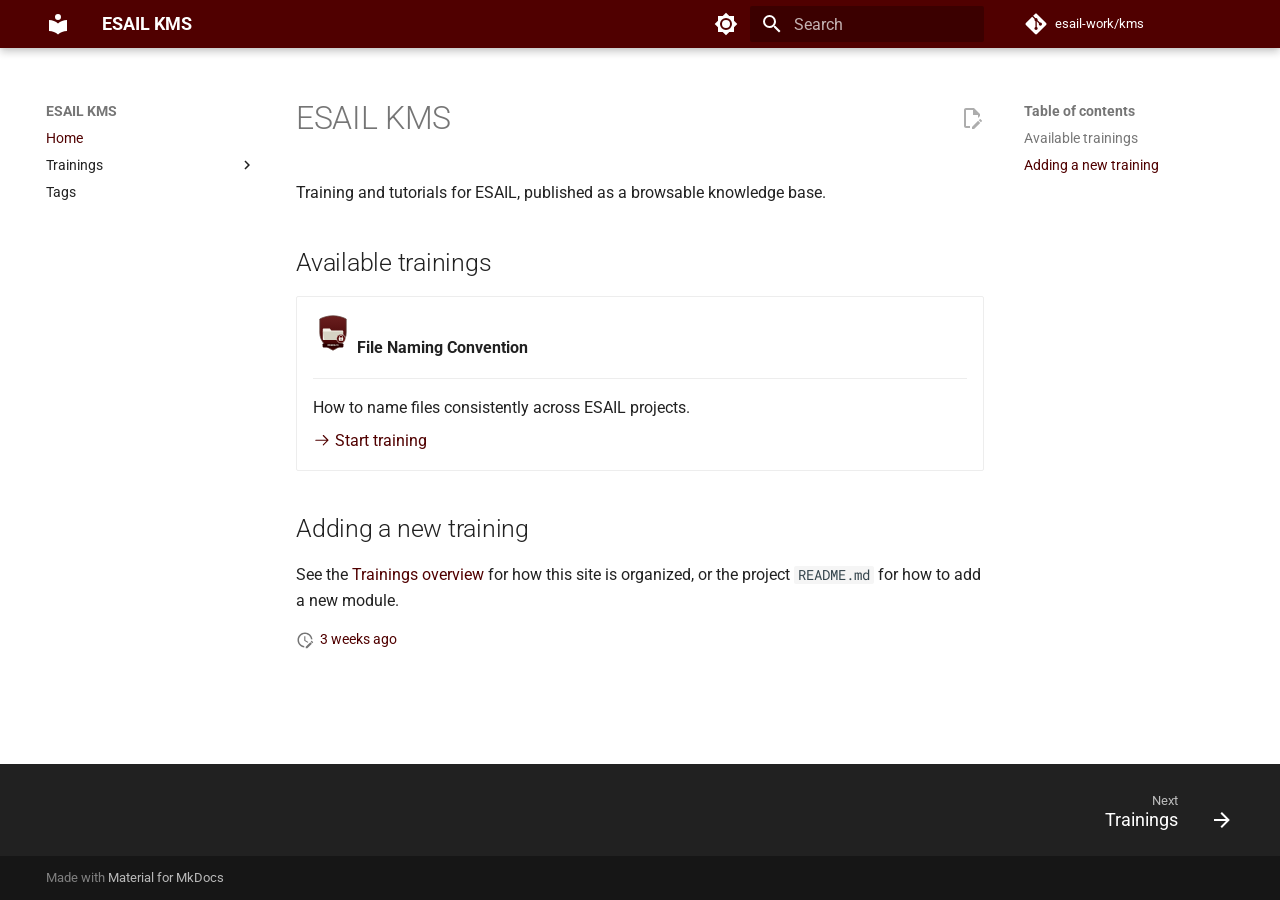
<file: index.html>
<!doctype html>
<html lang="en" class="no-js">
  <head>
    
      <meta charset="utf-8">
      <meta name="viewport" content="width=device-width,initial-scale=1">
      
        <meta name="description" content="ESAIL training and tutorials">
      
      
      
        <link rel="canonical" href="https://kms.esail.work/">
      
      
      
        <link rel="next" href="trainings/">
      
      
        
      
      
      <link rel="icon" href="assets/images/favicon.png">
      <meta name="generator" content="mkdocs-1.6.1, mkdocs-material-9.8.1">
    
    
      
        <title>ESAIL KMS</title>
      
    
    
      <link rel="stylesheet" href="assets/stylesheets/main.57a0d79d.min.css">
      
        
        <link rel="stylesheet" href="assets/stylesheets/palette.fb2fffe2.min.css">
      
      


    
    
      
    
    
      
        
        
        <link rel="preconnect" href="https://fonts.gstatic.com" crossorigin>
        <link rel="stylesheet" href="https://fonts.googleapis.com/css?family=Roboto:300,300i,400,400i,700,700i%7CRoboto+Mono:400,400i,700,700i&display=fallback">
        <style>:root{--md-text-font:"Roboto";--md-code-font:"Roboto Mono"}</style>
      
    
    
      <link rel="stylesheet" href="css/timeago.css">
    
      <link rel="stylesheet" href="stylesheets/extra.css">
    
    <script>__md_scope=new URL(".",location),__md_hash=e=>[...e].reduce(((e,_)=>(e<<5)-e+_.charCodeAt(0)),0),__md_get=(e,_=localStorage,t=__md_scope)=>JSON.parse(_.getItem(t.pathname+"."+e)),__md_set=(e,_,t=localStorage,a=__md_scope)=>{try{t.setItem(a.pathname+"."+e,JSON.stringify(_))}catch(e){}}</script>
    
      

    
    
  </head>
  
  
    
    
      
    
    
    
    
    <body dir="ltr" data-md-color-scheme="default" data-md-color-primary="custom" data-md-color-accent="custom">
  
    
    <input class="md-toggle" data-md-toggle="drawer" type="checkbox" id="__drawer" autocomplete="off">
    <input class="md-toggle" data-md-toggle="search" type="checkbox" id="__search" autocomplete="off">
    <label class="md-overlay" for="__drawer"></label>
    <div data-md-component="skip">
      
        
        <a href="#esail-kms" class="md-skip">
          Skip to content
        </a>
      
    </div>
    <div data-md-component="announce">
      
    </div>
    
    
      

  

<header class="md-header md-header--shadow" data-md-component="header">
  <nav class="md-header__inner md-grid" aria-label="Header">
    <a href="." title="ESAIL KMS" class="md-header__button md-logo" aria-label="ESAIL KMS" data-md-component="logo">
      
  
  <svg xmlns="http://www.w3.org/2000/svg" viewBox="0 0 24 24"><path d="M12 8a3 3 0 0 0 3-3 3 3 0 0 0-3-3 3 3 0 0 0-3 3 3 3 0 0 0 3 3m0 3.54C9.64 9.35 6.5 8 3 8v11c3.5 0 6.64 1.35 9 3.54 2.36-2.19 5.5-3.54 9-3.54V8c-3.5 0-6.64 1.35-9 3.54"/></svg>

    </a>
    <label class="md-header__button md-icon" for="__drawer">
      
      <svg xmlns="http://www.w3.org/2000/svg" viewBox="0 0 24 24"><path d="M3 6h18v2H3zm0 5h18v2H3zm0 5h18v2H3z"/></svg>
    </label>
    <div class="md-header__title" data-md-component="header-title">
      <div class="md-header__ellipsis">
        <div class="md-header__topic">
          <span class="md-ellipsis">
            ESAIL KMS
          </span>
        </div>
        <div class="md-header__topic" data-md-component="header-topic">
          <span class="md-ellipsis">
            
              Home
            
          </span>
        </div>
      </div>
    </div>
    
      
        <form class="md-header__option" data-md-component="palette">
  
    
    
    
    <input class="md-option" data-md-color-media="(prefers-color-scheme: light)" data-md-color-scheme="default" data-md-color-primary="custom" data-md-color-accent="custom"  aria-label="Switch to dark mode"  type="radio" name="__palette" id="__palette_0">
    
      <label class="md-header__button md-icon" title="Switch to dark mode" for="__palette_1" hidden>
        <svg xmlns="http://www.w3.org/2000/svg" viewBox="0 0 24 24"><path d="M12 8a4 4 0 0 0-4 4 4 4 0 0 0 4 4 4 4 0 0 0 4-4 4 4 0 0 0-4-4m0 10a6 6 0 0 1-6-6 6 6 0 0 1 6-6 6 6 0 0 1 6 6 6 6 0 0 1-6 6m8-9.31V4h-4.69L12 .69 8.69 4H4v4.69L.69 12 4 15.31V20h4.69L12 23.31 15.31 20H20v-4.69L23.31 12z"/></svg>
      </label>
    
  
    
    
    
    <input class="md-option" data-md-color-media="(prefers-color-scheme: dark)" data-md-color-scheme="slate" data-md-color-primary="custom" data-md-color-accent="custom"  aria-label="Switch to light mode"  type="radio" name="__palette" id="__palette_1">
    
      <label class="md-header__button md-icon" title="Switch to light mode" for="__palette_0" hidden>
        <svg xmlns="http://www.w3.org/2000/svg" viewBox="0 0 24 24"><path d="M12 18c-.89 0-1.74-.2-2.5-.55C11.56 16.5 13 14.42 13 12s-1.44-4.5-3.5-5.45C10.26 6.2 11.11 6 12 6a6 6 0 0 1 6 6 6 6 0 0 1-6 6m8-9.31V4h-4.69L12 .69 8.69 4H4v4.69L.69 12 4 15.31V20h4.69L12 23.31 15.31 20H20v-4.69L23.31 12z"/></svg>
      </label>
    
  
</form>
      
    
    
      <script>var palette=__md_get("__palette");if(palette&&palette.color){if("(prefers-color-scheme)"===palette.color.media){var media=matchMedia("(prefers-color-scheme: light)"),input=document.querySelector(media.matches?"[data-md-color-media='(prefers-color-scheme: light)']":"[data-md-color-media='(prefers-color-scheme: dark)']");palette.color.media=input.getAttribute("data-md-color-media"),palette.color.scheme=input.getAttribute("data-md-color-scheme"),palette.color.primary=input.getAttribute("data-md-color-primary"),palette.color.accent=input.getAttribute("data-md-color-accent")}for(var[key,value]of Object.entries(palette.color))document.body.setAttribute("data-md-color-"+key,value)}</script>
    
    
    
      
      
        <label class="md-header__button md-icon" for="__search">
          
          <svg xmlns="http://www.w3.org/2000/svg" viewBox="0 0 24 24"><path d="M9.5 3A6.5 6.5 0 0 1 16 9.5c0 1.61-.59 3.09-1.56 4.23l.27.27h.79l5 5-1.5 1.5-5-5v-.79l-.27-.27A6.52 6.52 0 0 1 9.5 16 6.5 6.5 0 0 1 3 9.5 6.5 6.5 0 0 1 9.5 3m0 2C7 5 5 7 5 9.5S7 14 9.5 14 14 12 14 9.5 12 5 9.5 5"/></svg>
        </label>
        <div class="md-search" data-md-component="search" role="dialog">
  <label class="md-search__overlay" for="__search"></label>
  <div class="md-search__inner" role="search">
    <form class="md-search__form" name="search">
      <input type="text" class="md-search__input" name="query" aria-label="Search" placeholder="Search" autocapitalize="off" autocorrect="off" autocomplete="off" spellcheck="false" data-md-component="search-query" required>
      <label class="md-search__icon md-icon" for="__search">
        
        <svg xmlns="http://www.w3.org/2000/svg" viewBox="0 0 24 24"><path d="M9.5 3A6.5 6.5 0 0 1 16 9.5c0 1.61-.59 3.09-1.56 4.23l.27.27h.79l5 5-1.5 1.5-5-5v-.79l-.27-.27A6.52 6.52 0 0 1 9.5 16 6.5 6.5 0 0 1 3 9.5 6.5 6.5 0 0 1 9.5 3m0 2C7 5 5 7 5 9.5S7 14 9.5 14 14 12 14 9.5 12 5 9.5 5"/></svg>
        
        <svg xmlns="http://www.w3.org/2000/svg" viewBox="0 0 24 24"><path d="M20 11v2H8l5.5 5.5-1.42 1.42L4.16 12l7.92-7.92L13.5 5.5 8 11z"/></svg>
      </label>
      <nav class="md-search__options" aria-label="Search">
        
        <button type="reset" class="md-search__icon md-icon" title="Clear" aria-label="Clear" tabindex="-1">
          
          <svg xmlns="http://www.w3.org/2000/svg" viewBox="0 0 24 24"><path d="M19 6.41 17.59 5 12 10.59 6.41 5 5 6.41 10.59 12 5 17.59 6.41 19 12 13.41 17.59 19 19 17.59 13.41 12z"/></svg>
        </button>
      </nav>
      
        <div class="md-search__suggest" data-md-component="search-suggest"></div>
      
    </form>
    <div class="md-search__output">
      <div class="md-search__scrollwrap" tabindex="0" data-md-scrollfix>
        <div class="md-search-result" data-md-component="search-result">
          <div class="md-search-result__meta">
            Initializing search
          </div>
          <ol class="md-search-result__list" role="presentation"></ol>
        </div>
      </div>
    </div>
  </div>
</div>
      
    
    
      <div class="md-header__source">
        <a href="https://github.com/esail-work/kms" title="Go to repository" class="md-source" data-md-component="source">
  <div class="md-source__icon md-icon">
    
    <svg xmlns="http://www.w3.org/2000/svg" viewBox="0 0 448 512"><!--! Font Awesome Free 7.1.0 by @fontawesome - https://fontawesome.com License - https://fontawesome.com/license/free (Icons: CC BY 4.0, Fonts: SIL OFL 1.1, Code: MIT License) Copyright 2025 Fonticons, Inc.--><path d="M439.6 236.1 244 40.5c-5.4-5.5-12.8-8.5-20.4-8.5s-15 3-20.4 8.4L162.5 81l51.5 51.5c27.1-9.1 52.7 16.8 43.4 43.7l49.7 49.7c34.2-11.8 61.2 31 35.5 56.7-26.5 26.5-70.2-2.9-56-37.3L240.3 199v121.9c25.3 12.5 22.3 41.8 9.1 55-6.4 6.4-15.2 10.1-24.3 10.1s-17.8-3.6-24.3-10.1c-17.6-17.6-11.1-46.9 11.2-56v-123c-20.8-8.5-24.6-30.7-18.6-45L142.6 101 8.5 235.1C3 240.6 0 247.9 0 255.5s3 15 8.5 20.4l195.6 195.7c5.4 5.4 12.7 8.4 20.4 8.4s15-3 20.4-8.4l194.7-194.7c5.4-5.4 8.4-12.8 8.4-20.4s-3-15-8.4-20.4"/></svg>
  </div>
  <div class="md-source__repository">
    esail-work/kms
  </div>
</a>
      </div>
    
  </nav>
  
</header>
    
    <div class="md-container" data-md-component="container">
      
      
        
          
        
      
      <main class="md-main" data-md-component="main">
        <div class="md-main__inner md-grid">
          
            
              
              <div class="md-sidebar md-sidebar--primary" data-md-component="sidebar" data-md-type="navigation" >
                <div class="md-sidebar__scrollwrap">
                  <div class="md-sidebar__inner">
                    



<nav class="md-nav md-nav--primary" aria-label="Navigation" data-md-level="0">
  <label class="md-nav__title" for="__drawer">
    <a href="." title="ESAIL KMS" class="md-nav__button md-logo" aria-label="ESAIL KMS" data-md-component="logo">
      
  
  <svg xmlns="http://www.w3.org/2000/svg" viewBox="0 0 24 24"><path d="M12 8a3 3 0 0 0 3-3 3 3 0 0 0-3-3 3 3 0 0 0-3 3 3 3 0 0 0 3 3m0 3.54C9.64 9.35 6.5 8 3 8v11c3.5 0 6.64 1.35 9 3.54 2.36-2.19 5.5-3.54 9-3.54V8c-3.5 0-6.64 1.35-9 3.54"/></svg>

    </a>
    ESAIL KMS
  </label>
  
    <div class="md-nav__source">
      <a href="https://github.com/esail-work/kms" title="Go to repository" class="md-source" data-md-component="source">
  <div class="md-source__icon md-icon">
    
    <svg xmlns="http://www.w3.org/2000/svg" viewBox="0 0 448 512"><!--! Font Awesome Free 7.1.0 by @fontawesome - https://fontawesome.com License - https://fontawesome.com/license/free (Icons: CC BY 4.0, Fonts: SIL OFL 1.1, Code: MIT License) Copyright 2025 Fonticons, Inc.--><path d="M439.6 236.1 244 40.5c-5.4-5.5-12.8-8.5-20.4-8.5s-15 3-20.4 8.4L162.5 81l51.5 51.5c27.1-9.1 52.7 16.8 43.4 43.7l49.7 49.7c34.2-11.8 61.2 31 35.5 56.7-26.5 26.5-70.2-2.9-56-37.3L240.3 199v121.9c25.3 12.5 22.3 41.8 9.1 55-6.4 6.4-15.2 10.1-24.3 10.1s-17.8-3.6-24.3-10.1c-17.6-17.6-11.1-46.9 11.2-56v-123c-20.8-8.5-24.6-30.7-18.6-45L142.6 101 8.5 235.1C3 240.6 0 247.9 0 255.5s3 15 8.5 20.4l195.6 195.7c5.4 5.4 12.7 8.4 20.4 8.4s15-3 20.4-8.4l194.7-194.7c5.4-5.4 8.4-12.8 8.4-20.4s-3-15-8.4-20.4"/></svg>
  </div>
  <div class="md-source__repository">
    esail-work/kms
  </div>
</a>
    </div>
  
  <ul class="md-nav__list" data-md-scrollfix>
    
      
      
  
  
    
  
  
  
    <li class="md-nav__item md-nav__item--active">
      
      <input class="md-nav__toggle md-toggle" type="checkbox" id="__toc">
      
      
        
      
      
        <label class="md-nav__link md-nav__link--active" for="__toc">
          
  
  
  <span class="md-ellipsis">
    
  
    Home
  

    
  </span>
  
  

          <span class="md-nav__icon md-icon"></span>
        </label>
      
      <a href="." class="md-nav__link md-nav__link--active">
        
  
  
  <span class="md-ellipsis">
    
  
    Home
  

    
  </span>
  
  

      </a>
      
        

<nav class="md-nav md-nav--secondary" aria-label="Table of contents">
  
  
  
    
  
  
    <label class="md-nav__title" for="__toc">
      <span class="md-nav__icon md-icon"></span>
      Table of contents
    </label>
    <ul class="md-nav__list" data-md-component="toc" data-md-scrollfix>
      
        <li class="md-nav__item">
  <a href="#available-trainings" class="md-nav__link">
    <span class="md-ellipsis">
      
        Available trainings
      
    </span>
  </a>
  
</li>
      
        <li class="md-nav__item">
  <a href="#adding-a-new-training" class="md-nav__link">
    <span class="md-ellipsis">
      
        Adding a new training
      
    </span>
  </a>
  
</li>
      
    </ul>
  
</nav>
      
    </li>
  

    
      
      
  
  
  
  
    
    
      
        
          
        
      
        
      
    
    
    
    
    <li class="md-nav__item md-nav__item--nested">
      
        
        
        <input class="md-nav__toggle md-toggle " type="checkbox" id="__nav_2" >
        
          
          <div class="md-nav__link md-nav__container">
            <a href="trainings/" class="md-nav__link ">
              
  
  
  <span class="md-ellipsis">
    
  
    Trainings
  

    
  </span>
  
  

            </a>
            
              
              <label class="md-nav__link " for="__nav_2" id="__nav_2_label" tabindex="0">
                <span class="md-nav__icon md-icon"></span>
              </label>
            
          </div>
        
        <nav class="md-nav" data-md-level="1" aria-labelledby="__nav_2_label" aria-expanded="false">
          <label class="md-nav__title" for="__nav_2">
            <span class="md-nav__icon md-icon"></span>
            
  
    Trainings
  

          </label>
          <ul class="md-nav__list" data-md-scrollfix>
            
              
            
              
                
  
  
  
  
    
    
      
        
          
        
      
        
      
    
    
    
    
    <li class="md-nav__item md-nav__item--nested">
      
        
        
        <input class="md-nav__toggle md-toggle " type="checkbox" id="__nav_2_2" >
        
          
          <div class="md-nav__link md-nav__container">
            <a href="trainings/file-naming-convention/" class="md-nav__link ">
              
  
  
  <span class="md-ellipsis">
    
  
    File Naming Convention
  

    
  </span>
  
  

            </a>
            
              
              <label class="md-nav__link " for="__nav_2_2" id="__nav_2_2_label" tabindex="0">
                <span class="md-nav__icon md-icon"></span>
              </label>
            
          </div>
        
        <nav class="md-nav" data-md-level="2" aria-labelledby="__nav_2_2_label" aria-expanded="false">
          <label class="md-nav__title" for="__nav_2_2">
            <span class="md-nav__icon md-icon"></span>
            
  
    File Naming Convention
  

          </label>
          <ul class="md-nav__list" data-md-scrollfix>
            
              
            
              
                
  
  
  
  
    <li class="md-nav__item">
      <a href="trainings/file-naming-convention/quiz/" class="md-nav__link">
        
  
  
  <span class="md-ellipsis">
    
  
    Check Your Understanding
  

    
  </span>
  
  

      </a>
    </li>
  

              
            
          </ul>
        </nav>
      
    </li>
  

              
            
          </ul>
        </nav>
      
    </li>
  

    
      
      
  
  
  
  
    <li class="md-nav__item">
      <a href="tags/" class="md-nav__link">
        
  
  
  <span class="md-ellipsis">
    
  
    Tags
  

    
  </span>
  
  

      </a>
    </li>
  

    
  </ul>
</nav>
                  </div>
                </div>
              </div>
            
            
              
              <div class="md-sidebar md-sidebar--secondary" data-md-component="sidebar" data-md-type="toc" >
                <div class="md-sidebar__scrollwrap">
                  <div class="md-sidebar__inner">
                    

<nav class="md-nav md-nav--secondary" aria-label="Table of contents">
  
  
  
    
  
  
    <label class="md-nav__title" for="__toc">
      <span class="md-nav__icon md-icon"></span>
      Table of contents
    </label>
    <ul class="md-nav__list" data-md-component="toc" data-md-scrollfix>
      
        <li class="md-nav__item">
  <a href="#available-trainings" class="md-nav__link">
    <span class="md-ellipsis">
      
        Available trainings
      
    </span>
  </a>
  
</li>
      
        <li class="md-nav__item">
  <a href="#adding-a-new-training" class="md-nav__link">
    <span class="md-ellipsis">
      
        Adding a new training
      
    </span>
  </a>
  
</li>
      
    </ul>
  
</nav>
                  </div>
                </div>
              </div>
            
          
          
            <div class="md-content" data-md-component="content">
              
              <article class="md-content__inner md-typeset">
                
                  


  
    <a href="https://github.com/esail-work/kms/edit/main/docs/index.md" title="Edit this page" class="md-content__button md-icon" rel="edit">
      
      <svg xmlns="http://www.w3.org/2000/svg" viewBox="0 0 24 24"><path d="M10 20H6V4h7v5h5v3.1l2-2V8l-6-6H6c-1.1 0-2 .9-2 2v16c0 1.1.9 2 2 2h4zm10.2-7c.1 0 .3.1.4.2l1.3 1.3c.2.2.2.6 0 .8l-1 1-2.1-2.1 1-1c.1-.1.2-.2.4-.2m0 3.9L14.1 23H12v-2.1l6.1-6.1z"/></svg>
    </a>
  
  


<h1 id="esail-kms">ESAIL KMS<a class="headerlink" href="#esail-kms" title="Permanent link">&para;</a></h1>
<p>Training and tutorials for ESAIL, published as a browsable knowledge base.</p>
<h2 id="available-trainings">Available trainings<a class="headerlink" href="#available-trainings" title="Permanent link">&para;</a></h2>
<div class="grid cards">
<ul>
<li>
<p><img alt="File Naming Convention badge" src="trainings/file-naming-convention/assets/badge.svg" width="40" /> <strong>File Naming Convention</strong></p>
<hr />
<p>How to name files consistently across ESAIL projects.</p>
<p><a href="trainings/file-naming-convention/"><span class="twemoji"><svg xmlns="http://www.w3.org/2000/svg" viewBox="0 0 24 24"><path d="M13.22 19.03a.75.75 0 0 1 0-1.06L18.19 13H3.75a.75.75 0 0 1 0-1.5h14.44l-4.97-4.97a.749.749 0 0 1 .326-1.275.75.75 0 0 1 .734.215l6.25 6.25a.75.75 0 0 1 0 1.06l-6.25 6.25a.75.75 0 0 1-1.06 0"/></svg></span> Start training</a></p>
</li>
</ul>
</div>
<h2 id="adding-a-new-training">Adding a new training<a class="headerlink" href="#adding-a-new-training" title="Permanent link">&para;</a></h2>
<p>See the <a href="trainings/">Trainings overview</a> for how this site is organized, or the project <code>README.md</code> for how to add a new module.</p>







  
    
  
  


  <aside class="md-source-file">
    
      
  <span class="md-source-file__fact">
    <span class="md-icon" title="Last update">
      <svg xmlns="http://www.w3.org/2000/svg" viewBox="0 0 24 24"><path d="M21 13.1c-.1 0-.3.1-.4.2l-1 1 2.1 2.1 1-1c.2-.2.2-.6 0-.8l-1.3-1.3c-.1-.1-.2-.2-.4-.2m-1.9 1.8-6.1 6V23h2.1l6.1-6.1zM12.5 7v5.2l4 2.4-1 1L11 13V7zM11 21.9c-5.1-.5-9-4.8-9-9.9C2 6.5 6.5 2 12 2c5.3 0 9.6 4.1 10 9.3-.3-.1-.6-.2-1-.2s-.7.1-1 .2C19.6 7.2 16.2 4 12 4c-4.4 0-8 3.6-8 8 0 4.1 3.1 7.5 7.1 7.9l-.1.2z"/></svg>
    </span>
    
      <a href="https://github.com/esail-work/kms/commits/main/docs/index.md" title="View change history"><span class="git-revision-date-localized-plugin git-revision-date-localized-plugin-timeago" title="November 12, 2026 21:59:42 UTC"><span class="timeago" datetime="2026-11-12T21:59:42+00:00" locale="en"></span></span><span class="git-revision-date-localized-plugin git-revision-date-localized-plugin-iso_date" title="November 12, 2026 21:59:42 UTC">2026-11-12</span></a>
    
  </span>

    
    
    
    
  </aside>





                
              </article>
            </div>
          
          
<script>var target=document.getElementById(location.hash.slice(1));target&&target.name&&(target.checked=target.name.startsWith("__tabbed_"))</script>
        </div>
        
          <button type="button" class="md-top md-icon" data-md-component="top" hidden>
  
  <svg xmlns="http://www.w3.org/2000/svg" viewBox="0 0 24 24"><path d="M13 20h-2V8l-5.5 5.5-1.42-1.42L12 4.16l7.92 7.92-1.42 1.42L13 8z"/></svg>
  Back to top
</button>
        
      </main>
      
        <footer class="md-footer">
  
    
      
      <nav class="md-footer__inner md-grid" aria-label="Footer" >
        
        
          
          <a href="trainings/" class="md-footer__link md-footer__link--next" aria-label="Next: Trainings">
            <div class="md-footer__title">
              <span class="md-footer__direction">
                Next
              </span>
              <div class="md-ellipsis">
                Trainings
              </div>
            </div>
            <div class="md-footer__button md-icon">
              
              <svg xmlns="http://www.w3.org/2000/svg" viewBox="0 0 24 24"><path d="M4 11v2h12l-5.5 5.5 1.42 1.42L19.84 12l-7.92-7.92L10.5 5.5 16 11z"/></svg>
            </div>
          </a>
        
      </nav>
    
  
  <div class="md-footer-meta md-typeset">
    <div class="md-footer-meta__inner md-grid">
      <div class="md-copyright">
  
  
    Made with
    <a href="https://squidfunk.github.io/mkdocs-material/" target="_blank" rel="noopener">
      Material for MkDocs
    </a>
  
</div>
      
    </div>
  </div>
</footer>
      
    </div>
    <div class="md-dialog" data-md-component="dialog">
      <div class="md-dialog__inner md-typeset"></div>
    </div>
    
    
    
      
      
      <script id="__config" type="application/json">{"annotate": null, "base": ".", "features": ["navigation.instant", "navigation.tracking", "navigation.indexes", "navigation.top", "navigation.footer", "content.code.copy", "content.action.edit", "search.suggest", "search.highlight"], "search": "assets/javascripts/workers/search.a7633da7.min.js", "tags": null, "translations": {"clipboard.copied": "Copied to clipboard", "clipboard.copy": "Copy to clipboard", "search.result.more.one": "1 more on this page", "search.result.more.other": "# more on this page", "search.result.none": "No matching documents", "search.result.one": "1 matching document", "search.result.other": "# matching documents", "search.result.placeholder": "Type to start searching", "search.result.term.missing": "Missing", "select.version": "Select version"}, "version": null}</script>
    
    
      <script src="assets/javascripts/bundle.a5f9d56c.min.js"></script>
      
        <script src="js/timeago.min.js"></script>
      
        <script src="js/timeago_mkdocs_material.js"></script>
      
    
  </body>
</html>
</file>
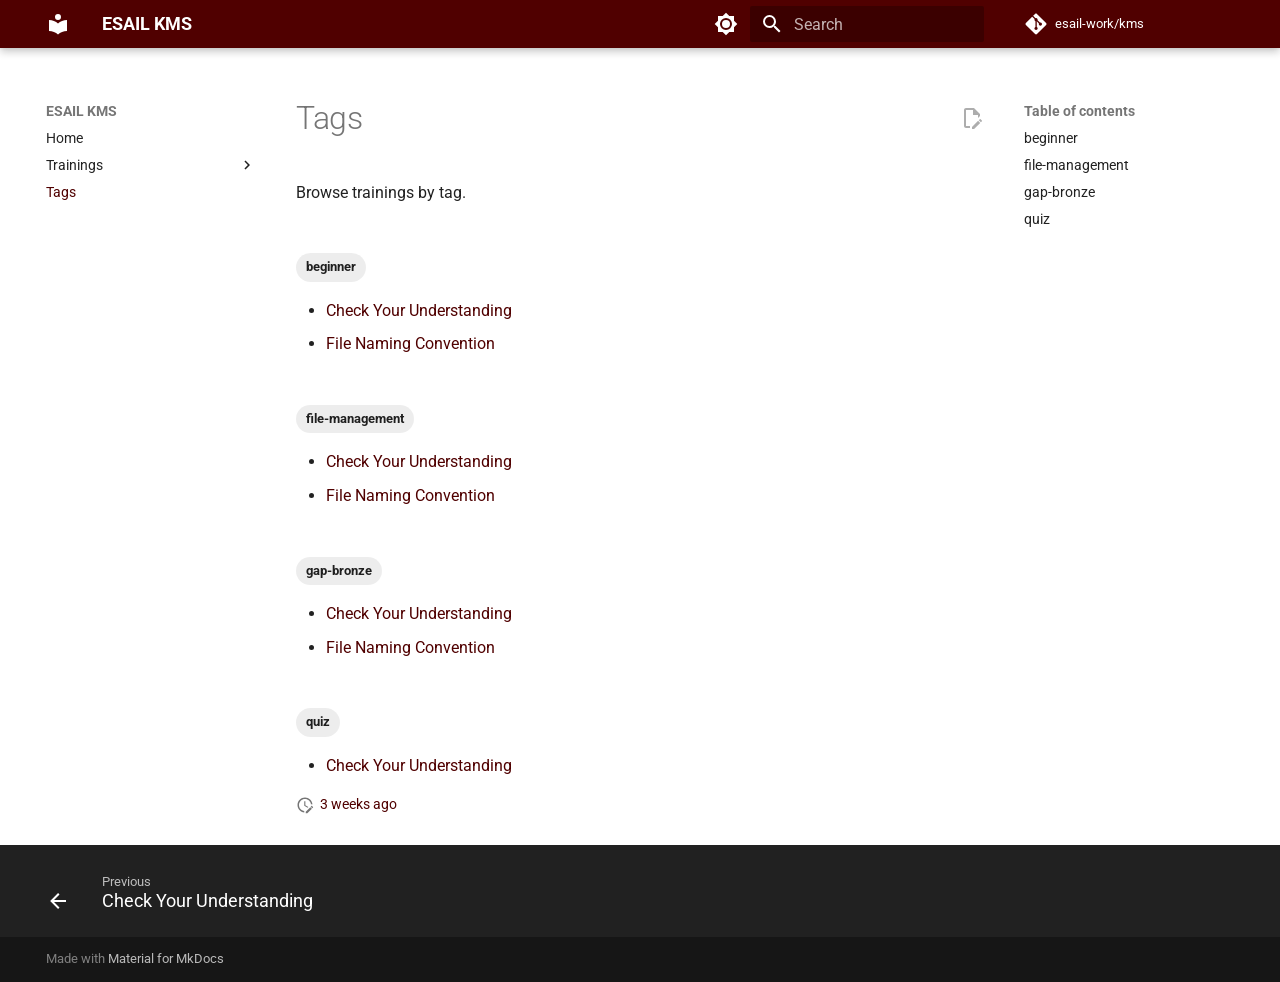
<file: tags/index.html>
<!doctype html>
<html lang="en" class="no-js">
  <head>
    
      <meta charset="utf-8">
      <meta name="viewport" content="width=device-width,initial-scale=1">
      
        <meta name="description" content="ESAIL training and tutorials">
      
      
      
        <link rel="canonical" href="https://kms.esail.work/tags/">
      
      
        <link rel="prev" href="../trainings/file-naming-convention/quiz/">
      
      
      
        
      
      
      <link rel="icon" href="../assets/images/favicon.png">
      <meta name="generator" content="mkdocs-1.6.1, mkdocs-material-9.8.1">
    
    
      
        <title>Tags - ESAIL KMS</title>
      
    
    
      <link rel="stylesheet" href="../assets/stylesheets/main.57a0d79d.min.css">
      
        
        <link rel="stylesheet" href="../assets/stylesheets/palette.fb2fffe2.min.css">
      
      


    
    
      
    
    
      
        
        
        <link rel="preconnect" href="https://fonts.gstatic.com" crossorigin>
        <link rel="stylesheet" href="https://fonts.googleapis.com/css?family=Roboto:300,300i,400,400i,700,700i%7CRoboto+Mono:400,400i,700,700i&display=fallback">
        <style>:root{--md-text-font:"Roboto";--md-code-font:"Roboto Mono"}</style>
      
    
    
      <link rel="stylesheet" href="../css/timeago.css">
    
      <link rel="stylesheet" href="../stylesheets/extra.css">
    
    <script>__md_scope=new URL("..",location),__md_hash=e=>[...e].reduce(((e,_)=>(e<<5)-e+_.charCodeAt(0)),0),__md_get=(e,_=localStorage,t=__md_scope)=>JSON.parse(_.getItem(t.pathname+"."+e)),__md_set=(e,_,t=localStorage,a=__md_scope)=>{try{t.setItem(a.pathname+"."+e,JSON.stringify(_))}catch(e){}}</script>
    
      

    
    
  </head>
  
  
    
    
      
    
    
    
    
    <body dir="ltr" data-md-color-scheme="default" data-md-color-primary="custom" data-md-color-accent="custom">
  
    
    <input class="md-toggle" data-md-toggle="drawer" type="checkbox" id="__drawer" autocomplete="off">
    <input class="md-toggle" data-md-toggle="search" type="checkbox" id="__search" autocomplete="off">
    <label class="md-overlay" for="__drawer"></label>
    <div data-md-component="skip">
      
        
        <a href="#tags" class="md-skip">
          Skip to content
        </a>
      
    </div>
    <div data-md-component="announce">
      
    </div>
    
    
      

  

<header class="md-header md-header--shadow" data-md-component="header">
  <nav class="md-header__inner md-grid" aria-label="Header">
    <a href=".." title="ESAIL KMS" class="md-header__button md-logo" aria-label="ESAIL KMS" data-md-component="logo">
      
  
  <svg xmlns="http://www.w3.org/2000/svg" viewBox="0 0 24 24"><path d="M12 8a3 3 0 0 0 3-3 3 3 0 0 0-3-3 3 3 0 0 0-3 3 3 3 0 0 0 3 3m0 3.54C9.64 9.35 6.5 8 3 8v11c3.5 0 6.64 1.35 9 3.54 2.36-2.19 5.5-3.54 9-3.54V8c-3.5 0-6.64 1.35-9 3.54"/></svg>

    </a>
    <label class="md-header__button md-icon" for="__drawer">
      
      <svg xmlns="http://www.w3.org/2000/svg" viewBox="0 0 24 24"><path d="M3 6h18v2H3zm0 5h18v2H3zm0 5h18v2H3z"/></svg>
    </label>
    <div class="md-header__title" data-md-component="header-title">
      <div class="md-header__ellipsis">
        <div class="md-header__topic">
          <span class="md-ellipsis">
            ESAIL KMS
          </span>
        </div>
        <div class="md-header__topic" data-md-component="header-topic">
          <span class="md-ellipsis">
            
              Tags
            
          </span>
        </div>
      </div>
    </div>
    
      
        <form class="md-header__option" data-md-component="palette">
  
    
    
    
    <input class="md-option" data-md-color-media="(prefers-color-scheme: light)" data-md-color-scheme="default" data-md-color-primary="custom" data-md-color-accent="custom"  aria-label="Switch to dark mode"  type="radio" name="__palette" id="__palette_0">
    
      <label class="md-header__button md-icon" title="Switch to dark mode" for="__palette_1" hidden>
        <svg xmlns="http://www.w3.org/2000/svg" viewBox="0 0 24 24"><path d="M12 8a4 4 0 0 0-4 4 4 4 0 0 0 4 4 4 4 0 0 0 4-4 4 4 0 0 0-4-4m0 10a6 6 0 0 1-6-6 6 6 0 0 1 6-6 6 6 0 0 1 6 6 6 6 0 0 1-6 6m8-9.31V4h-4.69L12 .69 8.69 4H4v4.69L.69 12 4 15.31V20h4.69L12 23.31 15.31 20H20v-4.69L23.31 12z"/></svg>
      </label>
    
  
    
    
    
    <input class="md-option" data-md-color-media="(prefers-color-scheme: dark)" data-md-color-scheme="slate" data-md-color-primary="custom" data-md-color-accent="custom"  aria-label="Switch to light mode"  type="radio" name="__palette" id="__palette_1">
    
      <label class="md-header__button md-icon" title="Switch to light mode" for="__palette_0" hidden>
        <svg xmlns="http://www.w3.org/2000/svg" viewBox="0 0 24 24"><path d="M12 18c-.89 0-1.74-.2-2.5-.55C11.56 16.5 13 14.42 13 12s-1.44-4.5-3.5-5.45C10.26 6.2 11.11 6 12 6a6 6 0 0 1 6 6 6 6 0 0 1-6 6m8-9.31V4h-4.69L12 .69 8.69 4H4v4.69L.69 12 4 15.31V20h4.69L12 23.31 15.31 20H20v-4.69L23.31 12z"/></svg>
      </label>
    
  
</form>
      
    
    
      <script>var palette=__md_get("__palette");if(palette&&palette.color){if("(prefers-color-scheme)"===palette.color.media){var media=matchMedia("(prefers-color-scheme: light)"),input=document.querySelector(media.matches?"[data-md-color-media='(prefers-color-scheme: light)']":"[data-md-color-media='(prefers-color-scheme: dark)']");palette.color.media=input.getAttribute("data-md-color-media"),palette.color.scheme=input.getAttribute("data-md-color-scheme"),palette.color.primary=input.getAttribute("data-md-color-primary"),palette.color.accent=input.getAttribute("data-md-color-accent")}for(var[key,value]of Object.entries(palette.color))document.body.setAttribute("data-md-color-"+key,value)}</script>
    
    
    
      
      
        <label class="md-header__button md-icon" for="__search">
          
          <svg xmlns="http://www.w3.org/2000/svg" viewBox="0 0 24 24"><path d="M9.5 3A6.5 6.5 0 0 1 16 9.5c0 1.61-.59 3.09-1.56 4.23l.27.27h.79l5 5-1.5 1.5-5-5v-.79l-.27-.27A6.52 6.52 0 0 1 9.5 16 6.5 6.5 0 0 1 3 9.5 6.5 6.5 0 0 1 9.5 3m0 2C7 5 5 7 5 9.5S7 14 9.5 14 14 12 14 9.5 12 5 9.5 5"/></svg>
        </label>
        <div class="md-search" data-md-component="search" role="dialog">
  <label class="md-search__overlay" for="__search"></label>
  <div class="md-search__inner" role="search">
    <form class="md-search__form" name="search">
      <input type="text" class="md-search__input" name="query" aria-label="Search" placeholder="Search" autocapitalize="off" autocorrect="off" autocomplete="off" spellcheck="false" data-md-component="search-query" required>
      <label class="md-search__icon md-icon" for="__search">
        
        <svg xmlns="http://www.w3.org/2000/svg" viewBox="0 0 24 24"><path d="M9.5 3A6.5 6.5 0 0 1 16 9.5c0 1.61-.59 3.09-1.56 4.23l.27.27h.79l5 5-1.5 1.5-5-5v-.79l-.27-.27A6.52 6.52 0 0 1 9.5 16 6.5 6.5 0 0 1 3 9.5 6.5 6.5 0 0 1 9.5 3m0 2C7 5 5 7 5 9.5S7 14 9.5 14 14 12 14 9.5 12 5 9.5 5"/></svg>
        
        <svg xmlns="http://www.w3.org/2000/svg" viewBox="0 0 24 24"><path d="M20 11v2H8l5.5 5.5-1.42 1.42L4.16 12l7.92-7.92L13.5 5.5 8 11z"/></svg>
      </label>
      <nav class="md-search__options" aria-label="Search">
        
        <button type="reset" class="md-search__icon md-icon" title="Clear" aria-label="Clear" tabindex="-1">
          
          <svg xmlns="http://www.w3.org/2000/svg" viewBox="0 0 24 24"><path d="M19 6.41 17.59 5 12 10.59 6.41 5 5 6.41 10.59 12 5 17.59 6.41 19 12 13.41 17.59 19 19 17.59 13.41 12z"/></svg>
        </button>
      </nav>
      
        <div class="md-search__suggest" data-md-component="search-suggest"></div>
      
    </form>
    <div class="md-search__output">
      <div class="md-search__scrollwrap" tabindex="0" data-md-scrollfix>
        <div class="md-search-result" data-md-component="search-result">
          <div class="md-search-result__meta">
            Initializing search
          </div>
          <ol class="md-search-result__list" role="presentation"></ol>
        </div>
      </div>
    </div>
  </div>
</div>
      
    
    
      <div class="md-header__source">
        <a href="https://github.com/esail-work/kms" title="Go to repository" class="md-source" data-md-component="source">
  <div class="md-source__icon md-icon">
    
    <svg xmlns="http://www.w3.org/2000/svg" viewBox="0 0 448 512"><!--! Font Awesome Free 7.1.0 by @fontawesome - https://fontawesome.com License - https://fontawesome.com/license/free (Icons: CC BY 4.0, Fonts: SIL OFL 1.1, Code: MIT License) Copyright 2025 Fonticons, Inc.--><path d="M439.6 236.1 244 40.5c-5.4-5.5-12.8-8.5-20.4-8.5s-15 3-20.4 8.4L162.5 81l51.5 51.5c27.1-9.1 52.7 16.8 43.4 43.7l49.7 49.7c34.2-11.8 61.2 31 35.5 56.7-26.5 26.5-70.2-2.9-56-37.3L240.3 199v121.9c25.3 12.5 22.3 41.8 9.1 55-6.4 6.4-15.2 10.1-24.3 10.1s-17.8-3.6-24.3-10.1c-17.6-17.6-11.1-46.9 11.2-56v-123c-20.8-8.5-24.6-30.7-18.6-45L142.6 101 8.5 235.1C3 240.6 0 247.9 0 255.5s3 15 8.5 20.4l195.6 195.7c5.4 5.4 12.7 8.4 20.4 8.4s15-3 20.4-8.4l194.7-194.7c5.4-5.4 8.4-12.8 8.4-20.4s-3-15-8.4-20.4"/></svg>
  </div>
  <div class="md-source__repository">
    esail-work/kms
  </div>
</a>
      </div>
    
  </nav>
  
</header>
    
    <div class="md-container" data-md-component="container">
      
      
        
          
        
      
      <main class="md-main" data-md-component="main">
        <div class="md-main__inner md-grid">
          
            
              
              <div class="md-sidebar md-sidebar--primary" data-md-component="sidebar" data-md-type="navigation" >
                <div class="md-sidebar__scrollwrap">
                  <div class="md-sidebar__inner">
                    



<nav class="md-nav md-nav--primary" aria-label="Navigation" data-md-level="0">
  <label class="md-nav__title" for="__drawer">
    <a href=".." title="ESAIL KMS" class="md-nav__button md-logo" aria-label="ESAIL KMS" data-md-component="logo">
      
  
  <svg xmlns="http://www.w3.org/2000/svg" viewBox="0 0 24 24"><path d="M12 8a3 3 0 0 0 3-3 3 3 0 0 0-3-3 3 3 0 0 0-3 3 3 3 0 0 0 3 3m0 3.54C9.64 9.35 6.5 8 3 8v11c3.5 0 6.64 1.35 9 3.54 2.36-2.19 5.5-3.54 9-3.54V8c-3.5 0-6.64 1.35-9 3.54"/></svg>

    </a>
    ESAIL KMS
  </label>
  
    <div class="md-nav__source">
      <a href="https://github.com/esail-work/kms" title="Go to repository" class="md-source" data-md-component="source">
  <div class="md-source__icon md-icon">
    
    <svg xmlns="http://www.w3.org/2000/svg" viewBox="0 0 448 512"><!--! Font Awesome Free 7.1.0 by @fontawesome - https://fontawesome.com License - https://fontawesome.com/license/free (Icons: CC BY 4.0, Fonts: SIL OFL 1.1, Code: MIT License) Copyright 2025 Fonticons, Inc.--><path d="M439.6 236.1 244 40.5c-5.4-5.5-12.8-8.5-20.4-8.5s-15 3-20.4 8.4L162.5 81l51.5 51.5c27.1-9.1 52.7 16.8 43.4 43.7l49.7 49.7c34.2-11.8 61.2 31 35.5 56.7-26.5 26.5-70.2-2.9-56-37.3L240.3 199v121.9c25.3 12.5 22.3 41.8 9.1 55-6.4 6.4-15.2 10.1-24.3 10.1s-17.8-3.6-24.3-10.1c-17.6-17.6-11.1-46.9 11.2-56v-123c-20.8-8.5-24.6-30.7-18.6-45L142.6 101 8.5 235.1C3 240.6 0 247.9 0 255.5s3 15 8.5 20.4l195.6 195.7c5.4 5.4 12.7 8.4 20.4 8.4s15-3 20.4-8.4l194.7-194.7c5.4-5.4 8.4-12.8 8.4-20.4s-3-15-8.4-20.4"/></svg>
  </div>
  <div class="md-source__repository">
    esail-work/kms
  </div>
</a>
    </div>
  
  <ul class="md-nav__list" data-md-scrollfix>
    
      
      
  
  
  
  
    <li class="md-nav__item">
      <a href=".." class="md-nav__link">
        
  
  
  <span class="md-ellipsis">
    
  
    Home
  

    
  </span>
  
  

      </a>
    </li>
  

    
      
      
  
  
  
  
    
    
      
        
          
        
      
        
      
    
    
    
    
    <li class="md-nav__item md-nav__item--nested">
      
        
        
        <input class="md-nav__toggle md-toggle " type="checkbox" id="__nav_2" >
        
          
          <div class="md-nav__link md-nav__container">
            <a href="../trainings/" class="md-nav__link ">
              
  
  
  <span class="md-ellipsis">
    
  
    Trainings
  

    
  </span>
  
  

            </a>
            
              
              <label class="md-nav__link " for="__nav_2" id="__nav_2_label" tabindex="0">
                <span class="md-nav__icon md-icon"></span>
              </label>
            
          </div>
        
        <nav class="md-nav" data-md-level="1" aria-labelledby="__nav_2_label" aria-expanded="false">
          <label class="md-nav__title" for="__nav_2">
            <span class="md-nav__icon md-icon"></span>
            
  
    Trainings
  

          </label>
          <ul class="md-nav__list" data-md-scrollfix>
            
              
            
              
                
  
  
  
  
    
    
      
        
          
        
      
        
      
    
    
    
    
    <li class="md-nav__item md-nav__item--nested">
      
        
        
        <input class="md-nav__toggle md-toggle " type="checkbox" id="__nav_2_2" >
        
          
          <div class="md-nav__link md-nav__container">
            <a href="../trainings/file-naming-convention/" class="md-nav__link ">
              
  
  
  <span class="md-ellipsis">
    
  
    File Naming Convention
  

    
  </span>
  
  

            </a>
            
              
              <label class="md-nav__link " for="__nav_2_2" id="__nav_2_2_label" tabindex="0">
                <span class="md-nav__icon md-icon"></span>
              </label>
            
          </div>
        
        <nav class="md-nav" data-md-level="2" aria-labelledby="__nav_2_2_label" aria-expanded="false">
          <label class="md-nav__title" for="__nav_2_2">
            <span class="md-nav__icon md-icon"></span>
            
  
    File Naming Convention
  

          </label>
          <ul class="md-nav__list" data-md-scrollfix>
            
              
            
              
                
  
  
  
  
    <li class="md-nav__item">
      <a href="../trainings/file-naming-convention/quiz/" class="md-nav__link">
        
  
  
  <span class="md-ellipsis">
    
  
    Check Your Understanding
  

    
  </span>
  
  

      </a>
    </li>
  

              
            
          </ul>
        </nav>
      
    </li>
  

              
            
          </ul>
        </nav>
      
    </li>
  

    
      
      
  
  
    
  
  
  
    <li class="md-nav__item md-nav__item--active">
      
      <input class="md-nav__toggle md-toggle" type="checkbox" id="__toc">
      
      
        
      
      
        <label class="md-nav__link md-nav__link--active" for="__toc">
          
  
  
  <span class="md-ellipsis">
    
  
    Tags
  

    
  </span>
  
  

          <span class="md-nav__icon md-icon"></span>
        </label>
      
      <a href="./" class="md-nav__link md-nav__link--active">
        
  
  
  <span class="md-ellipsis">
    
  
    Tags
  

    
  </span>
  
  

      </a>
      
        

<nav class="md-nav md-nav--secondary" aria-label="Table of contents">
  
  
  
    
  
  
    <label class="md-nav__title" for="__toc">
      <span class="md-nav__icon md-icon"></span>
      Table of contents
    </label>
    <ul class="md-nav__list" data-md-component="toc" data-md-scrollfix>
      
        <li class="md-nav__item">
  <a href="#tag:beginner" class="md-nav__link">
    <span class="md-ellipsis">
      
        beginner
      
    </span>
  </a>
  
</li>
      
        <li class="md-nav__item">
  <a href="#tag:file-management" class="md-nav__link">
    <span class="md-ellipsis">
      
        file-management
      
    </span>
  </a>
  
</li>
      
        <li class="md-nav__item">
  <a href="#tag:gap-bronze" class="md-nav__link">
    <span class="md-ellipsis">
      
        gap-bronze
      
    </span>
  </a>
  
</li>
      
        <li class="md-nav__item">
  <a href="#tag:quiz" class="md-nav__link">
    <span class="md-ellipsis">
      
        quiz
      
    </span>
  </a>
  
</li>
      
    </ul>
  
</nav>
      
    </li>
  

    
  </ul>
</nav>
                  </div>
                </div>
              </div>
            
            
              
              <div class="md-sidebar md-sidebar--secondary" data-md-component="sidebar" data-md-type="toc" >
                <div class="md-sidebar__scrollwrap">
                  <div class="md-sidebar__inner">
                    

<nav class="md-nav md-nav--secondary" aria-label="Table of contents">
  
  
  
    
  
  
    <label class="md-nav__title" for="__toc">
      <span class="md-nav__icon md-icon"></span>
      Table of contents
    </label>
    <ul class="md-nav__list" data-md-component="toc" data-md-scrollfix>
      
        <li class="md-nav__item">
  <a href="#tag:beginner" class="md-nav__link">
    <span class="md-ellipsis">
      
        beginner
      
    </span>
  </a>
  
</li>
      
        <li class="md-nav__item">
  <a href="#tag:file-management" class="md-nav__link">
    <span class="md-ellipsis">
      
        file-management
      
    </span>
  </a>
  
</li>
      
        <li class="md-nav__item">
  <a href="#tag:gap-bronze" class="md-nav__link">
    <span class="md-ellipsis">
      
        gap-bronze
      
    </span>
  </a>
  
</li>
      
        <li class="md-nav__item">
  <a href="#tag:quiz" class="md-nav__link">
    <span class="md-ellipsis">
      
        quiz
      
    </span>
  </a>
  
</li>
      
    </ul>
  
</nav>
                  </div>
                </div>
              </div>
            
          
          
            <div class="md-content" data-md-component="content">
              
              <article class="md-content__inner md-typeset">
                
                  


  
    <a href="https://github.com/esail-work/kms/edit/main/docs/tags.md" title="Edit this page" class="md-content__button md-icon" rel="edit">
      
      <svg xmlns="http://www.w3.org/2000/svg" viewBox="0 0 24 24"><path d="M10 20H6V4h7v5h5v3.1l2-2V8l-6-6H6c-1.1 0-2 .9-2 2v16c0 1.1.9 2 2 2h4zm10.2-7c.1 0 .3.1.4.2l1.3 1.3c.2.2.2.6 0 .8l-1 1-2.1-2.1 1-1c.1-.1.2-.2.4-.2m0 3.9L14.1 23H12v-2.1l6.1-6.1z"/></svg>
    </a>
  
  


<h1 id="tags">Tags<a class="headerlink" href="#tags" title="Permanent link">&para;</a></h1>
<p>Browse trainings by tag.</p>


  <h2 id="tag:beginner">


<span class="md-tag">beginner</span><a class="headerlink" href="#tag:beginner" title="Permanent link">&para;</a></h2>
  <ul>
    
      <li>
        <a href="../trainings/file-naming-convention/quiz/">
          Check Your Understanding
        </a>
      </li>
    
      <li>
        <a href="../trainings/file-naming-convention/">
          File Naming Convention
        </a>
      </li>
    
    
  </ul>



  <h2 id="tag:file-management">


<span class="md-tag">file-management</span><a class="headerlink" href="#tag:file-management" title="Permanent link">&para;</a></h2>
  <ul>
    
      <li>
        <a href="../trainings/file-naming-convention/quiz/">
          Check Your Understanding
        </a>
      </li>
    
      <li>
        <a href="../trainings/file-naming-convention/">
          File Naming Convention
        </a>
      </li>
    
    
  </ul>



  <h2 id="tag:gap-bronze">


<span class="md-tag">gap-bronze</span><a class="headerlink" href="#tag:gap-bronze" title="Permanent link">&para;</a></h2>
  <ul>
    
      <li>
        <a href="../trainings/file-naming-convention/quiz/">
          Check Your Understanding
        </a>
      </li>
    
      <li>
        <a href="../trainings/file-naming-convention/">
          File Naming Convention
        </a>
      </li>
    
    
  </ul>



  <h2 id="tag:quiz">


<span class="md-tag">quiz</span><a class="headerlink" href="#tag:quiz" title="Permanent link">&para;</a></h2>
  <ul>
    
      <li>
        <a href="../trainings/file-naming-convention/quiz/">
          Check Your Understanding
        </a>
      </li>
    
    
  </ul>








  
    
  
  


  <aside class="md-source-file">
    
      
  <span class="md-source-file__fact">
    <span class="md-icon" title="Last update">
      <svg xmlns="http://www.w3.org/2000/svg" viewBox="0 0 24 24"><path d="M21 13.1c-.1 0-.3.1-.4.2l-1 1 2.1 2.1 1-1c.2-.2.2-.6 0-.8l-1.3-1.3c-.1-.1-.2-.2-.4-.2m-1.9 1.8-6.1 6V23h2.1l6.1-6.1zM12.5 7v5.2l4 2.4-1 1L11 13V7zM11 21.9c-5.1-.5-9-4.8-9-9.9C2 6.5 6.5 2 12 2c5.3 0 9.6 4.1 10 9.3-.3-.1-.6-.2-1-.2s-.7.1-1 .2C19.6 7.2 16.2 4 12 4c-4.4 0-8 3.6-8 8 0 4.1 3.1 7.5 7.1 7.9l-.1.2z"/></svg>
    </span>
    
      <a href="https://github.com/esail-work/kms/commits/main/docs/tags.md" title="View change history"><span class="git-revision-date-localized-plugin git-revision-date-localized-plugin-timeago" title="November 11, 2026 16:46:30 UTC"><span class="timeago" datetime="2026-11-11T16:46:30+00:00" locale="en"></span></span><span class="git-revision-date-localized-plugin git-revision-date-localized-plugin-iso_date" title="November 11, 2026 16:46:30 UTC">2026-11-11</span></a>
    
  </span>

    
    
    
    
  </aside>





                
              </article>
            </div>
          
          
<script>var target=document.getElementById(location.hash.slice(1));target&&target.name&&(target.checked=target.name.startsWith("__tabbed_"))</script>
        </div>
        
          <button type="button" class="md-top md-icon" data-md-component="top" hidden>
  
  <svg xmlns="http://www.w3.org/2000/svg" viewBox="0 0 24 24"><path d="M13 20h-2V8l-5.5 5.5-1.42-1.42L12 4.16l7.92 7.92-1.42 1.42L13 8z"/></svg>
  Back to top
</button>
        
      </main>
      
        <footer class="md-footer">
  
    
      
      <nav class="md-footer__inner md-grid" aria-label="Footer" >
        
          
          <a href="../trainings/file-naming-convention/quiz/" class="md-footer__link md-footer__link--prev" aria-label="Previous: Check Your Understanding">
            <div class="md-footer__button md-icon">
              
              <svg xmlns="http://www.w3.org/2000/svg" viewBox="0 0 24 24"><path d="M20 11v2H8l5.5 5.5-1.42 1.42L4.16 12l7.92-7.92L13.5 5.5 8 11z"/></svg>
            </div>
            <div class="md-footer__title">
              <span class="md-footer__direction">
                Previous
              </span>
              <div class="md-ellipsis">
                Check Your Understanding
              </div>
            </div>
          </a>
        
        
      </nav>
    
  
  <div class="md-footer-meta md-typeset">
    <div class="md-footer-meta__inner md-grid">
      <div class="md-copyright">
  
  
    Made with
    <a href="https://squidfunk.github.io/mkdocs-material/" target="_blank" rel="noopener">
      Material for MkDocs
    </a>
  
</div>
      
    </div>
  </div>
</footer>
      
    </div>
    <div class="md-dialog" data-md-component="dialog">
      <div class="md-dialog__inner md-typeset"></div>
    </div>
    
    
    
      
      
      <script id="__config" type="application/json">{"annotate": null, "base": "..", "features": ["navigation.instant", "navigation.tracking", "navigation.indexes", "navigation.top", "navigation.footer", "content.code.copy", "content.action.edit", "search.suggest", "search.highlight"], "search": "../assets/javascripts/workers/search.a7633da7.min.js", "tags": null, "translations": {"clipboard.copied": "Copied to clipboard", "clipboard.copy": "Copy to clipboard", "search.result.more.one": "1 more on this page", "search.result.more.other": "# more on this page", "search.result.none": "No matching documents", "search.result.one": "1 matching document", "search.result.other": "# matching documents", "search.result.placeholder": "Type to start searching", "search.result.term.missing": "Missing", "select.version": "Select version"}, "version": null}</script>
    
    
      <script src="../assets/javascripts/bundle.a5f9d56c.min.js"></script>
      
        <script src="../js/timeago.min.js"></script>
      
        <script src="../js/timeago_mkdocs_material.js"></script>
      
    
  </body>
</html>
</file>
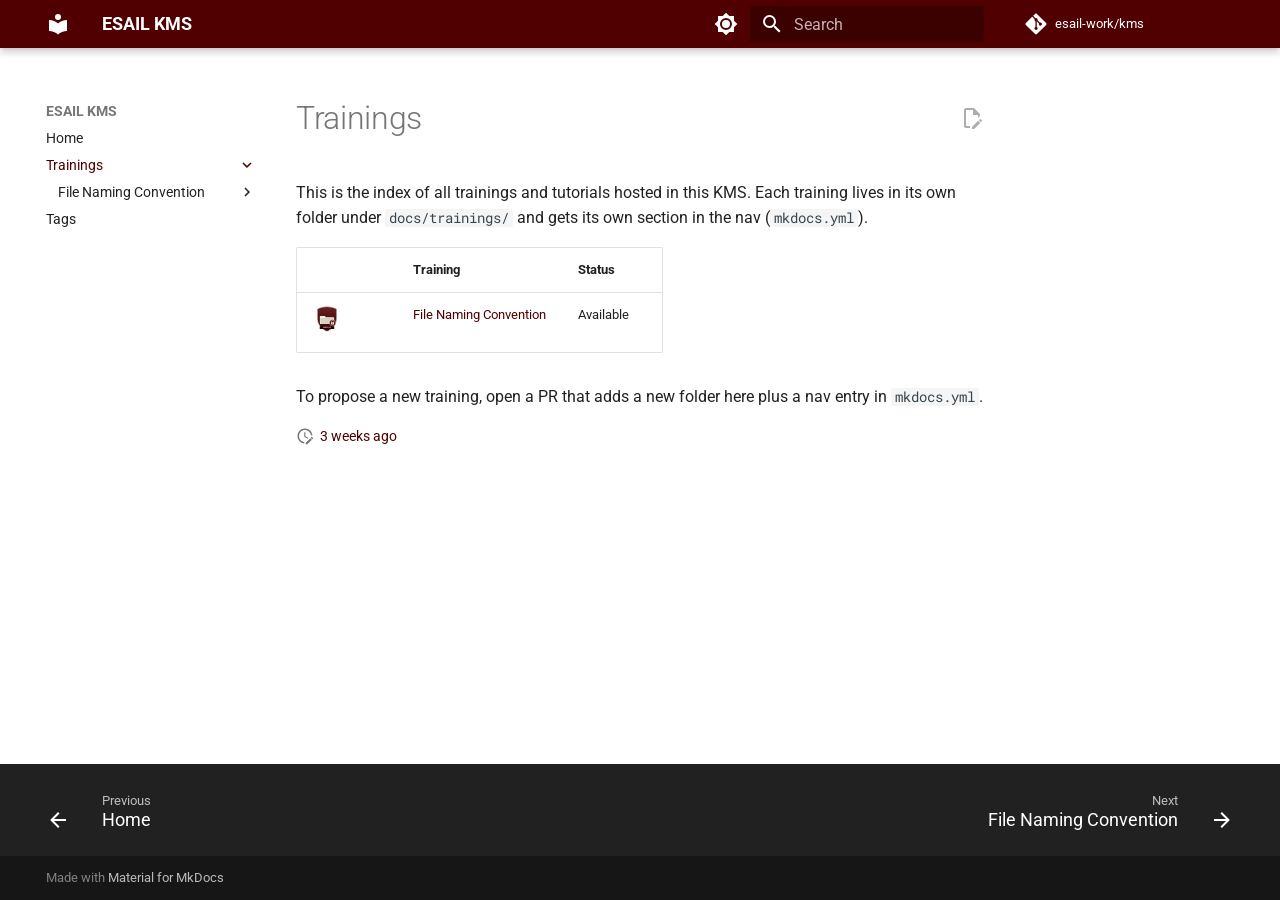
<file: trainings/index.html>
<!doctype html>
<html lang="en" class="no-js">
  <head>
    
      <meta charset="utf-8">
      <meta name="viewport" content="width=device-width,initial-scale=1">
      
        <meta name="description" content="ESAIL training and tutorials">
      
      
      
        <link rel="canonical" href="https://kms.esail.work/trainings/">
      
      
        <link rel="prev" href="..">
      
      
        <link rel="next" href="file-naming-convention/">
      
      
        
      
      
      <link rel="icon" href="../assets/images/favicon.png">
      <meta name="generator" content="mkdocs-1.6.1, mkdocs-material-9.8.1">
    
    
      
        <title>Trainings - ESAIL KMS</title>
      
    
    
      <link rel="stylesheet" href="../assets/stylesheets/main.57a0d79d.min.css">
      
        
        <link rel="stylesheet" href="../assets/stylesheets/palette.fb2fffe2.min.css">
      
      


    
    
      
    
    
      
        
        
        <link rel="preconnect" href="https://fonts.gstatic.com" crossorigin>
        <link rel="stylesheet" href="https://fonts.googleapis.com/css?family=Roboto:300,300i,400,400i,700,700i%7CRoboto+Mono:400,400i,700,700i&display=fallback">
        <style>:root{--md-text-font:"Roboto";--md-code-font:"Roboto Mono"}</style>
      
    
    
      <link rel="stylesheet" href="../css/timeago.css">
    
      <link rel="stylesheet" href="../stylesheets/extra.css">
    
    <script>__md_scope=new URL("..",location),__md_hash=e=>[...e].reduce(((e,_)=>(e<<5)-e+_.charCodeAt(0)),0),__md_get=(e,_=localStorage,t=__md_scope)=>JSON.parse(_.getItem(t.pathname+"."+e)),__md_set=(e,_,t=localStorage,a=__md_scope)=>{try{t.setItem(a.pathname+"."+e,JSON.stringify(_))}catch(e){}}</script>
    
      

    
    
  </head>
  
  
    
    
      
    
    
    
    
    <body dir="ltr" data-md-color-scheme="default" data-md-color-primary="custom" data-md-color-accent="custom">
  
    
    <input class="md-toggle" data-md-toggle="drawer" type="checkbox" id="__drawer" autocomplete="off">
    <input class="md-toggle" data-md-toggle="search" type="checkbox" id="__search" autocomplete="off">
    <label class="md-overlay" for="__drawer"></label>
    <div data-md-component="skip">
      
        
        <a href="#trainings" class="md-skip">
          Skip to content
        </a>
      
    </div>
    <div data-md-component="announce">
      
    </div>
    
    
      

  

<header class="md-header md-header--shadow" data-md-component="header">
  <nav class="md-header__inner md-grid" aria-label="Header">
    <a href=".." title="ESAIL KMS" class="md-header__button md-logo" aria-label="ESAIL KMS" data-md-component="logo">
      
  
  <svg xmlns="http://www.w3.org/2000/svg" viewBox="0 0 24 24"><path d="M12 8a3 3 0 0 0 3-3 3 3 0 0 0-3-3 3 3 0 0 0-3 3 3 3 0 0 0 3 3m0 3.54C9.64 9.35 6.5 8 3 8v11c3.5 0 6.64 1.35 9 3.54 2.36-2.19 5.5-3.54 9-3.54V8c-3.5 0-6.64 1.35-9 3.54"/></svg>

    </a>
    <label class="md-header__button md-icon" for="__drawer">
      
      <svg xmlns="http://www.w3.org/2000/svg" viewBox="0 0 24 24"><path d="M3 6h18v2H3zm0 5h18v2H3zm0 5h18v2H3z"/></svg>
    </label>
    <div class="md-header__title" data-md-component="header-title">
      <div class="md-header__ellipsis">
        <div class="md-header__topic">
          <span class="md-ellipsis">
            ESAIL KMS
          </span>
        </div>
        <div class="md-header__topic" data-md-component="header-topic">
          <span class="md-ellipsis">
            
              Trainings
            
          </span>
        </div>
      </div>
    </div>
    
      
        <form class="md-header__option" data-md-component="palette">
  
    
    
    
    <input class="md-option" data-md-color-media="(prefers-color-scheme: light)" data-md-color-scheme="default" data-md-color-primary="custom" data-md-color-accent="custom"  aria-label="Switch to dark mode"  type="radio" name="__palette" id="__palette_0">
    
      <label class="md-header__button md-icon" title="Switch to dark mode" for="__palette_1" hidden>
        <svg xmlns="http://www.w3.org/2000/svg" viewBox="0 0 24 24"><path d="M12 8a4 4 0 0 0-4 4 4 4 0 0 0 4 4 4 4 0 0 0 4-4 4 4 0 0 0-4-4m0 10a6 6 0 0 1-6-6 6 6 0 0 1 6-6 6 6 0 0 1 6 6 6 6 0 0 1-6 6m8-9.31V4h-4.69L12 .69 8.69 4H4v4.69L.69 12 4 15.31V20h4.69L12 23.31 15.31 20H20v-4.69L23.31 12z"/></svg>
      </label>
    
  
    
    
    
    <input class="md-option" data-md-color-media="(prefers-color-scheme: dark)" data-md-color-scheme="slate" data-md-color-primary="custom" data-md-color-accent="custom"  aria-label="Switch to light mode"  type="radio" name="__palette" id="__palette_1">
    
      <label class="md-header__button md-icon" title="Switch to light mode" for="__palette_0" hidden>
        <svg xmlns="http://www.w3.org/2000/svg" viewBox="0 0 24 24"><path d="M12 18c-.89 0-1.74-.2-2.5-.55C11.56 16.5 13 14.42 13 12s-1.44-4.5-3.5-5.45C10.26 6.2 11.11 6 12 6a6 6 0 0 1 6 6 6 6 0 0 1-6 6m8-9.31V4h-4.69L12 .69 8.69 4H4v4.69L.69 12 4 15.31V20h4.69L12 23.31 15.31 20H20v-4.69L23.31 12z"/></svg>
      </label>
    
  
</form>
      
    
    
      <script>var palette=__md_get("__palette");if(palette&&palette.color){if("(prefers-color-scheme)"===palette.color.media){var media=matchMedia("(prefers-color-scheme: light)"),input=document.querySelector(media.matches?"[data-md-color-media='(prefers-color-scheme: light)']":"[data-md-color-media='(prefers-color-scheme: dark)']");palette.color.media=input.getAttribute("data-md-color-media"),palette.color.scheme=input.getAttribute("data-md-color-scheme"),palette.color.primary=input.getAttribute("data-md-color-primary"),palette.color.accent=input.getAttribute("data-md-color-accent")}for(var[key,value]of Object.entries(palette.color))document.body.setAttribute("data-md-color-"+key,value)}</script>
    
    
    
      
      
        <label class="md-header__button md-icon" for="__search">
          
          <svg xmlns="http://www.w3.org/2000/svg" viewBox="0 0 24 24"><path d="M9.5 3A6.5 6.5 0 0 1 16 9.5c0 1.61-.59 3.09-1.56 4.23l.27.27h.79l5 5-1.5 1.5-5-5v-.79l-.27-.27A6.52 6.52 0 0 1 9.5 16 6.5 6.5 0 0 1 3 9.5 6.5 6.5 0 0 1 9.5 3m0 2C7 5 5 7 5 9.5S7 14 9.5 14 14 12 14 9.5 12 5 9.5 5"/></svg>
        </label>
        <div class="md-search" data-md-component="search" role="dialog">
  <label class="md-search__overlay" for="__search"></label>
  <div class="md-search__inner" role="search">
    <form class="md-search__form" name="search">
      <input type="text" class="md-search__input" name="query" aria-label="Search" placeholder="Search" autocapitalize="off" autocorrect="off" autocomplete="off" spellcheck="false" data-md-component="search-query" required>
      <label class="md-search__icon md-icon" for="__search">
        
        <svg xmlns="http://www.w3.org/2000/svg" viewBox="0 0 24 24"><path d="M9.5 3A6.5 6.5 0 0 1 16 9.5c0 1.61-.59 3.09-1.56 4.23l.27.27h.79l5 5-1.5 1.5-5-5v-.79l-.27-.27A6.52 6.52 0 0 1 9.5 16 6.5 6.5 0 0 1 3 9.5 6.5 6.5 0 0 1 9.5 3m0 2C7 5 5 7 5 9.5S7 14 9.5 14 14 12 14 9.5 12 5 9.5 5"/></svg>
        
        <svg xmlns="http://www.w3.org/2000/svg" viewBox="0 0 24 24"><path d="M20 11v2H8l5.5 5.5-1.42 1.42L4.16 12l7.92-7.92L13.5 5.5 8 11z"/></svg>
      </label>
      <nav class="md-search__options" aria-label="Search">
        
        <button type="reset" class="md-search__icon md-icon" title="Clear" aria-label="Clear" tabindex="-1">
          
          <svg xmlns="http://www.w3.org/2000/svg" viewBox="0 0 24 24"><path d="M19 6.41 17.59 5 12 10.59 6.41 5 5 6.41 10.59 12 5 17.59 6.41 19 12 13.41 17.59 19 19 17.59 13.41 12z"/></svg>
        </button>
      </nav>
      
        <div class="md-search__suggest" data-md-component="search-suggest"></div>
      
    </form>
    <div class="md-search__output">
      <div class="md-search__scrollwrap" tabindex="0" data-md-scrollfix>
        <div class="md-search-result" data-md-component="search-result">
          <div class="md-search-result__meta">
            Initializing search
          </div>
          <ol class="md-search-result__list" role="presentation"></ol>
        </div>
      </div>
    </div>
  </div>
</div>
      
    
    
      <div class="md-header__source">
        <a href="https://github.com/esail-work/kms" title="Go to repository" class="md-source" data-md-component="source">
  <div class="md-source__icon md-icon">
    
    <svg xmlns="http://www.w3.org/2000/svg" viewBox="0 0 448 512"><!--! Font Awesome Free 7.1.0 by @fontawesome - https://fontawesome.com License - https://fontawesome.com/license/free (Icons: CC BY 4.0, Fonts: SIL OFL 1.1, Code: MIT License) Copyright 2025 Fonticons, Inc.--><path d="M439.6 236.1 244 40.5c-5.4-5.5-12.8-8.5-20.4-8.5s-15 3-20.4 8.4L162.5 81l51.5 51.5c27.1-9.1 52.7 16.8 43.4 43.7l49.7 49.7c34.2-11.8 61.2 31 35.5 56.7-26.5 26.5-70.2-2.9-56-37.3L240.3 199v121.9c25.3 12.5 22.3 41.8 9.1 55-6.4 6.4-15.2 10.1-24.3 10.1s-17.8-3.6-24.3-10.1c-17.6-17.6-11.1-46.9 11.2-56v-123c-20.8-8.5-24.6-30.7-18.6-45L142.6 101 8.5 235.1C3 240.6 0 247.9 0 255.5s3 15 8.5 20.4l195.6 195.7c5.4 5.4 12.7 8.4 20.4 8.4s15-3 20.4-8.4l194.7-194.7c5.4-5.4 8.4-12.8 8.4-20.4s-3-15-8.4-20.4"/></svg>
  </div>
  <div class="md-source__repository">
    esail-work/kms
  </div>
</a>
      </div>
    
  </nav>
  
</header>
    
    <div class="md-container" data-md-component="container">
      
      
        
          
        
      
      <main class="md-main" data-md-component="main">
        <div class="md-main__inner md-grid">
          
            
              
              <div class="md-sidebar md-sidebar--primary" data-md-component="sidebar" data-md-type="navigation" >
                <div class="md-sidebar__scrollwrap">
                  <div class="md-sidebar__inner">
                    



<nav class="md-nav md-nav--primary" aria-label="Navigation" data-md-level="0">
  <label class="md-nav__title" for="__drawer">
    <a href=".." title="ESAIL KMS" class="md-nav__button md-logo" aria-label="ESAIL KMS" data-md-component="logo">
      
  
  <svg xmlns="http://www.w3.org/2000/svg" viewBox="0 0 24 24"><path d="M12 8a3 3 0 0 0 3-3 3 3 0 0 0-3-3 3 3 0 0 0-3 3 3 3 0 0 0 3 3m0 3.54C9.64 9.35 6.5 8 3 8v11c3.5 0 6.64 1.35 9 3.54 2.36-2.19 5.5-3.54 9-3.54V8c-3.5 0-6.64 1.35-9 3.54"/></svg>

    </a>
    ESAIL KMS
  </label>
  
    <div class="md-nav__source">
      <a href="https://github.com/esail-work/kms" title="Go to repository" class="md-source" data-md-component="source">
  <div class="md-source__icon md-icon">
    
    <svg xmlns="http://www.w3.org/2000/svg" viewBox="0 0 448 512"><!--! Font Awesome Free 7.1.0 by @fontawesome - https://fontawesome.com License - https://fontawesome.com/license/free (Icons: CC BY 4.0, Fonts: SIL OFL 1.1, Code: MIT License) Copyright 2025 Fonticons, Inc.--><path d="M439.6 236.1 244 40.5c-5.4-5.5-12.8-8.5-20.4-8.5s-15 3-20.4 8.4L162.5 81l51.5 51.5c27.1-9.1 52.7 16.8 43.4 43.7l49.7 49.7c34.2-11.8 61.2 31 35.5 56.7-26.5 26.5-70.2-2.9-56-37.3L240.3 199v121.9c25.3 12.5 22.3 41.8 9.1 55-6.4 6.4-15.2 10.1-24.3 10.1s-17.8-3.6-24.3-10.1c-17.6-17.6-11.1-46.9 11.2-56v-123c-20.8-8.5-24.6-30.7-18.6-45L142.6 101 8.5 235.1C3 240.6 0 247.9 0 255.5s3 15 8.5 20.4l195.6 195.7c5.4 5.4 12.7 8.4 20.4 8.4s15-3 20.4-8.4l194.7-194.7c5.4-5.4 8.4-12.8 8.4-20.4s-3-15-8.4-20.4"/></svg>
  </div>
  <div class="md-source__repository">
    esail-work/kms
  </div>
</a>
    </div>
  
  <ul class="md-nav__list" data-md-scrollfix>
    
      
      
  
  
  
  
    <li class="md-nav__item">
      <a href=".." class="md-nav__link">
        
  
  
  <span class="md-ellipsis">
    
  
    Home
  

    
  </span>
  
  

      </a>
    </li>
  

    
      
      
  
  
    
  
  
  
    
    
      
        
          
        
      
        
      
    
    
    
    
    <li class="md-nav__item md-nav__item--active md-nav__item--nested">
      
        
        
        <input class="md-nav__toggle md-toggle " type="checkbox" id="__nav_2" checked>
        
          
          <div class="md-nav__link md-nav__container">
            <a href="./" class="md-nav__link md-nav__link--active">
              
  
  
  <span class="md-ellipsis">
    
  
    Trainings
  

    
  </span>
  
  

            </a>
            
              
              <label class="md-nav__link md-nav__link--active" for="__nav_2" id="__nav_2_label" tabindex="0">
                <span class="md-nav__icon md-icon"></span>
              </label>
            
          </div>
        
        <nav class="md-nav" data-md-level="1" aria-labelledby="__nav_2_label" aria-expanded="true">
          <label class="md-nav__title" for="__nav_2">
            <span class="md-nav__icon md-icon"></span>
            
  
    Trainings
  

          </label>
          <ul class="md-nav__list" data-md-scrollfix>
            
              
            
              
                
  
  
  
  
    
    
      
        
          
        
      
        
      
    
    
    
    
    <li class="md-nav__item md-nav__item--nested">
      
        
        
        <input class="md-nav__toggle md-toggle " type="checkbox" id="__nav_2_2" >
        
          
          <div class="md-nav__link md-nav__container">
            <a href="file-naming-convention/" class="md-nav__link ">
              
  
  
  <span class="md-ellipsis">
    
  
    File Naming Convention
  

    
  </span>
  
  

            </a>
            
              
              <label class="md-nav__link " for="__nav_2_2" id="__nav_2_2_label" tabindex="0">
                <span class="md-nav__icon md-icon"></span>
              </label>
            
          </div>
        
        <nav class="md-nav" data-md-level="2" aria-labelledby="__nav_2_2_label" aria-expanded="false">
          <label class="md-nav__title" for="__nav_2_2">
            <span class="md-nav__icon md-icon"></span>
            
  
    File Naming Convention
  

          </label>
          <ul class="md-nav__list" data-md-scrollfix>
            
              
            
              
                
  
  
  
  
    <li class="md-nav__item">
      <a href="file-naming-convention/quiz/" class="md-nav__link">
        
  
  
  <span class="md-ellipsis">
    
  
    Check Your Understanding
  

    
  </span>
  
  

      </a>
    </li>
  

              
            
          </ul>
        </nav>
      
    </li>
  

              
            
          </ul>
        </nav>
      
    </li>
  

    
      
      
  
  
  
  
    <li class="md-nav__item">
      <a href="../tags/" class="md-nav__link">
        
  
  
  <span class="md-ellipsis">
    
  
    Tags
  

    
  </span>
  
  

      </a>
    </li>
  

    
  </ul>
</nav>
                  </div>
                </div>
              </div>
            
            
              
              <div class="md-sidebar md-sidebar--secondary" data-md-component="sidebar" data-md-type="toc" >
                <div class="md-sidebar__scrollwrap">
                  <div class="md-sidebar__inner">
                    

<nav class="md-nav md-nav--secondary" aria-label="Table of contents">
  
  
  
    
  
  
</nav>
                  </div>
                </div>
              </div>
            
          
          
            <div class="md-content" data-md-component="content">
              
              <article class="md-content__inner md-typeset">
                
                  


  
    <a href="https://github.com/esail-work/kms/edit/main/docs/trainings/index.md" title="Edit this page" class="md-content__button md-icon" rel="edit">
      
      <svg xmlns="http://www.w3.org/2000/svg" viewBox="0 0 24 24"><path d="M10 20H6V4h7v5h5v3.1l2-2V8l-6-6H6c-1.1 0-2 .9-2 2v16c0 1.1.9 2 2 2h4zm10.2-7c.1 0 .3.1.4.2l1.3 1.3c.2.2.2.6 0 .8l-1 1-2.1-2.1 1-1c.1-.1.2-.2.4-.2m0 3.9L14.1 23H12v-2.1l6.1-6.1z"/></svg>
    </a>
  
  


<h1 id="trainings">Trainings<a class="headerlink" href="#trainings" title="Permanent link">&para;</a></h1>
<p>This is the index of all trainings and tutorials hosted in this KMS. Each training lives in its own folder under <code>docs/trainings/</code> and gets its own section in the nav (<code>mkdocs.yml</code>).</p>
<table>
<thead>
<tr>
<th></th>
<th>Training</th>
<th>Status</th>
</tr>
</thead>
<tbody>
<tr>
<td><img alt="File Naming Convention badge" src="file-naming-convention/assets/badge.svg" width="28" /></td>
<td><a href="file-naming-convention/">File Naming Convention</a></td>
<td>Available</td>
</tr>
</tbody>
</table>
<p>To propose a new training, open a PR that adds a new folder here plus a nav entry in <code>mkdocs.yml</code>.</p>







  
    
  
  


  <aside class="md-source-file">
    
      
  <span class="md-source-file__fact">
    <span class="md-icon" title="Last update">
      <svg xmlns="http://www.w3.org/2000/svg" viewBox="0 0 24 24"><path d="M21 13.1c-.1 0-.3.1-.4.2l-1 1 2.1 2.1 1-1c.2-.2.2-.6 0-.8l-1.3-1.3c-.1-.1-.2-.2-.4-.2m-1.9 1.8-6.1 6V23h2.1l6.1-6.1zM12.5 7v5.2l4 2.4-1 1L11 13V7zM11 21.9c-5.1-.5-9-4.8-9-9.9C2 6.5 6.5 2 12 2c5.3 0 9.6 4.1 10 9.3-.3-.1-.6-.2-1-.2s-.7.1-1 .2C19.6 7.2 16.2 4 12 4c-4.4 0-8 3.6-8 8 0 4.1 3.1 7.5 7.1 7.9l-.1.2z"/></svg>
    </span>
    
      <a href="https://github.com/esail-work/kms/commits/main/docs/trainings/index.md" title="View change history"><span class="git-revision-date-localized-plugin git-revision-date-localized-plugin-timeago" title="November 12, 2026 21:59:42 UTC"><span class="timeago" datetime="2026-11-12T21:59:42+00:00" locale="en"></span></span><span class="git-revision-date-localized-plugin git-revision-date-localized-plugin-iso_date" title="November 12, 2026 21:59:42 UTC">2026-11-12</span></a>
    
  </span>

    
    
    
    
  </aside>





                
              </article>
            </div>
          
          
<script>var target=document.getElementById(location.hash.slice(1));target&&target.name&&(target.checked=target.name.startsWith("__tabbed_"))</script>
        </div>
        
          <button type="button" class="md-top md-icon" data-md-component="top" hidden>
  
  <svg xmlns="http://www.w3.org/2000/svg" viewBox="0 0 24 24"><path d="M13 20h-2V8l-5.5 5.5-1.42-1.42L12 4.16l7.92 7.92-1.42 1.42L13 8z"/></svg>
  Back to top
</button>
        
      </main>
      
        <footer class="md-footer">
  
    
      
      <nav class="md-footer__inner md-grid" aria-label="Footer" >
        
          
          <a href=".." class="md-footer__link md-footer__link--prev" aria-label="Previous: Home">
            <div class="md-footer__button md-icon">
              
              <svg xmlns="http://www.w3.org/2000/svg" viewBox="0 0 24 24"><path d="M20 11v2H8l5.5 5.5-1.42 1.42L4.16 12l7.92-7.92L13.5 5.5 8 11z"/></svg>
            </div>
            <div class="md-footer__title">
              <span class="md-footer__direction">
                Previous
              </span>
              <div class="md-ellipsis">
                Home
              </div>
            </div>
          </a>
        
        
          
          <a href="file-naming-convention/" class="md-footer__link md-footer__link--next" aria-label="Next: File Naming Convention">
            <div class="md-footer__title">
              <span class="md-footer__direction">
                Next
              </span>
              <div class="md-ellipsis">
                File Naming Convention
              </div>
            </div>
            <div class="md-footer__button md-icon">
              
              <svg xmlns="http://www.w3.org/2000/svg" viewBox="0 0 24 24"><path d="M4 11v2h12l-5.5 5.5 1.42 1.42L19.84 12l-7.92-7.92L10.5 5.5 16 11z"/></svg>
            </div>
          </a>
        
      </nav>
    
  
  <div class="md-footer-meta md-typeset">
    <div class="md-footer-meta__inner md-grid">
      <div class="md-copyright">
  
  
    Made with
    <a href="https://squidfunk.github.io/mkdocs-material/" target="_blank" rel="noopener">
      Material for MkDocs
    </a>
  
</div>
      
    </div>
  </div>
</footer>
      
    </div>
    <div class="md-dialog" data-md-component="dialog">
      <div class="md-dialog__inner md-typeset"></div>
    </div>
    
    
    
      
      
      <script id="__config" type="application/json">{"annotate": null, "base": "..", "features": ["navigation.instant", "navigation.tracking", "navigation.indexes", "navigation.top", "navigation.footer", "content.code.copy", "content.action.edit", "search.suggest", "search.highlight"], "search": "../assets/javascripts/workers/search.a7633da7.min.js", "tags": null, "translations": {"clipboard.copied": "Copied to clipboard", "clipboard.copy": "Copy to clipboard", "search.result.more.one": "1 more on this page", "search.result.more.other": "# more on this page", "search.result.none": "No matching documents", "search.result.one": "1 matching document", "search.result.other": "# matching documents", "search.result.placeholder": "Type to start searching", "search.result.term.missing": "Missing", "select.version": "Select version"}, "version": null}</script>
    
    
      <script src="../assets/javascripts/bundle.a5f9d56c.min.js"></script>
      
        <script src="../js/timeago.min.js"></script>
      
        <script src="../js/timeago_mkdocs_material.js"></script>
      
    
  </body>
</html>
</file>
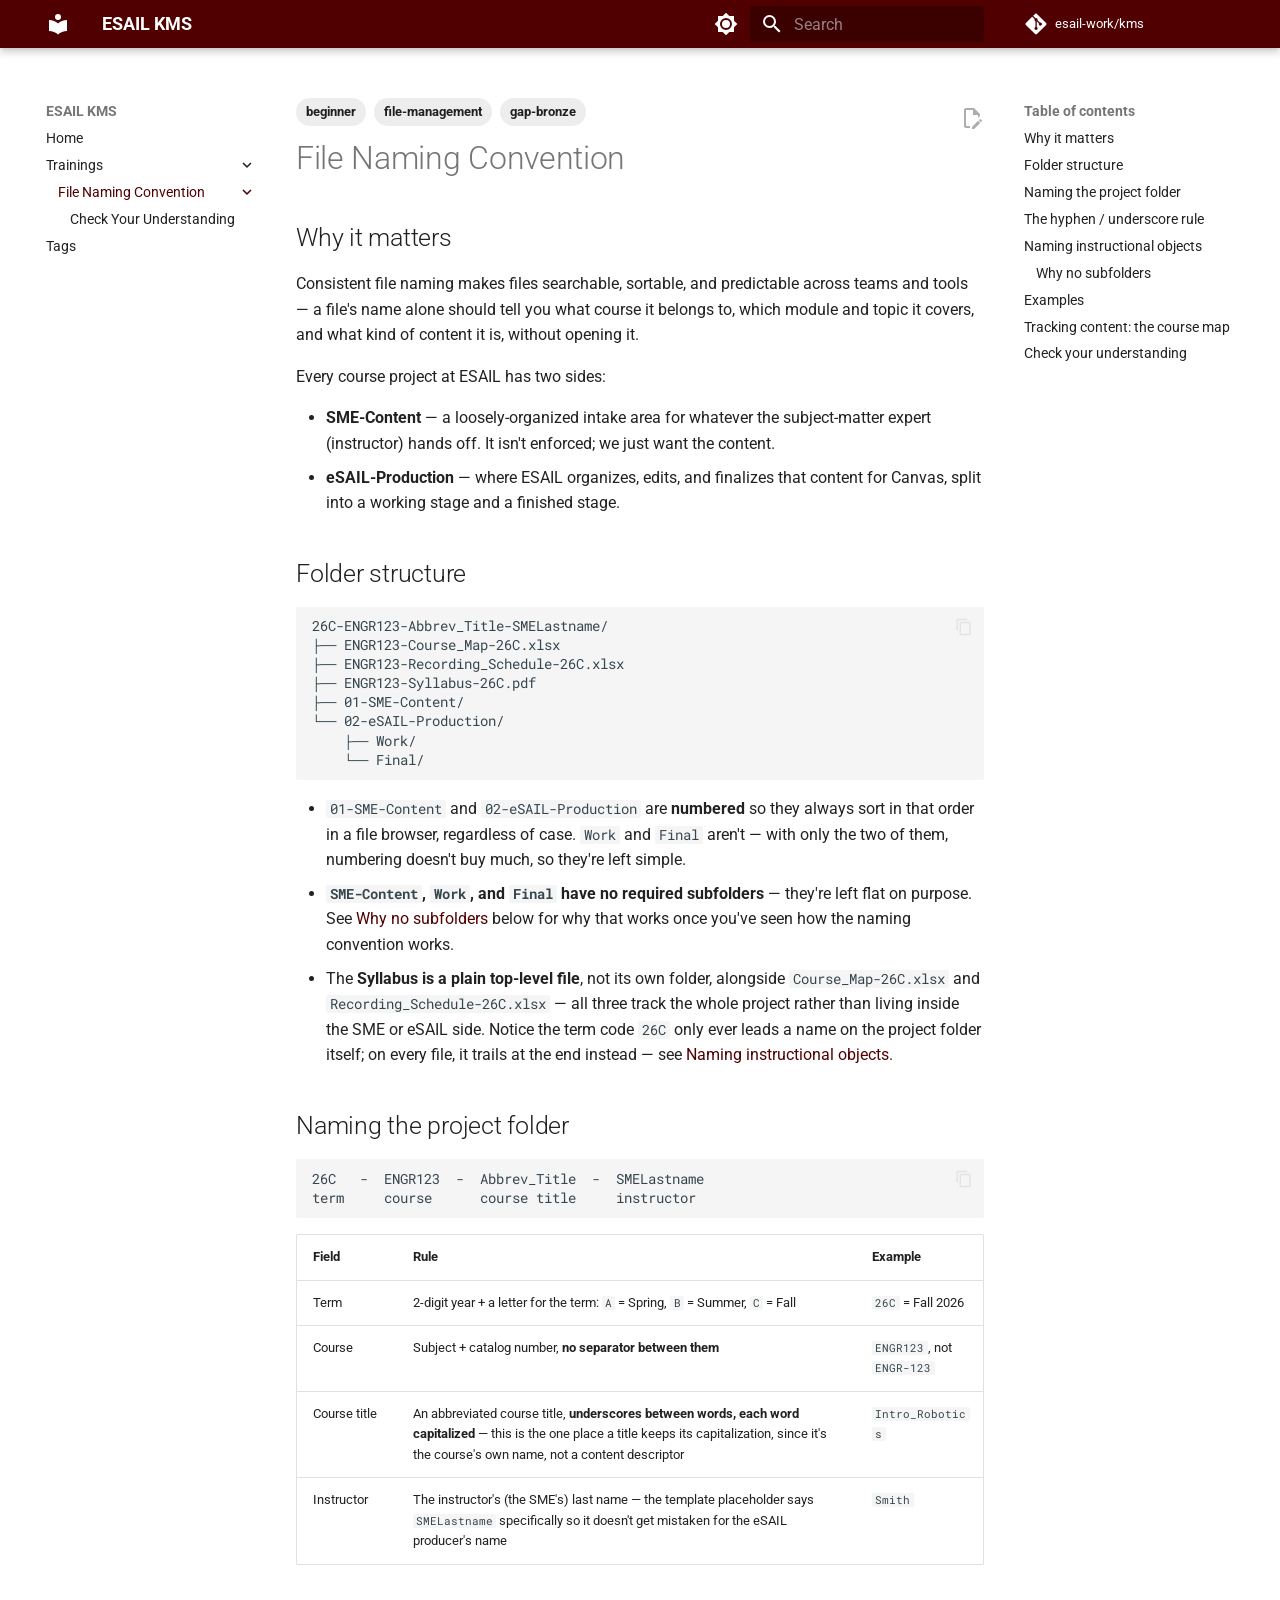
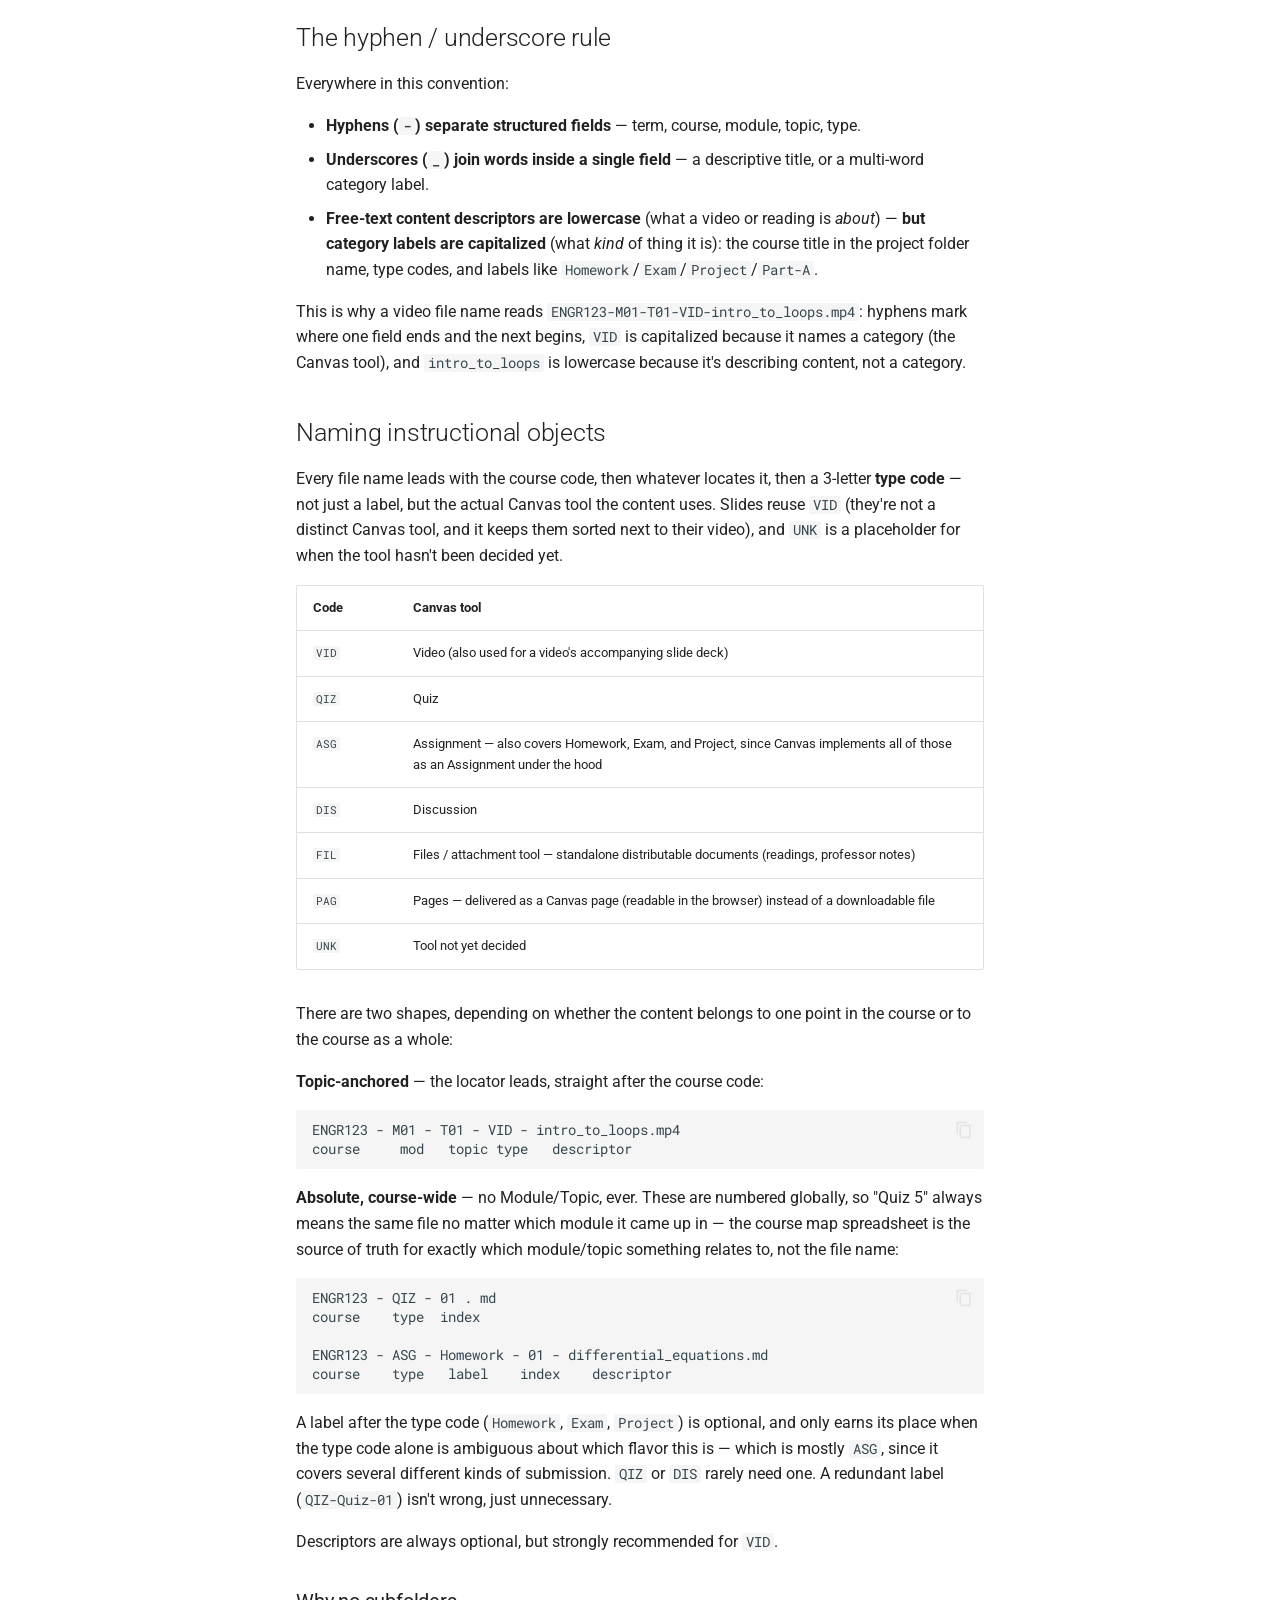
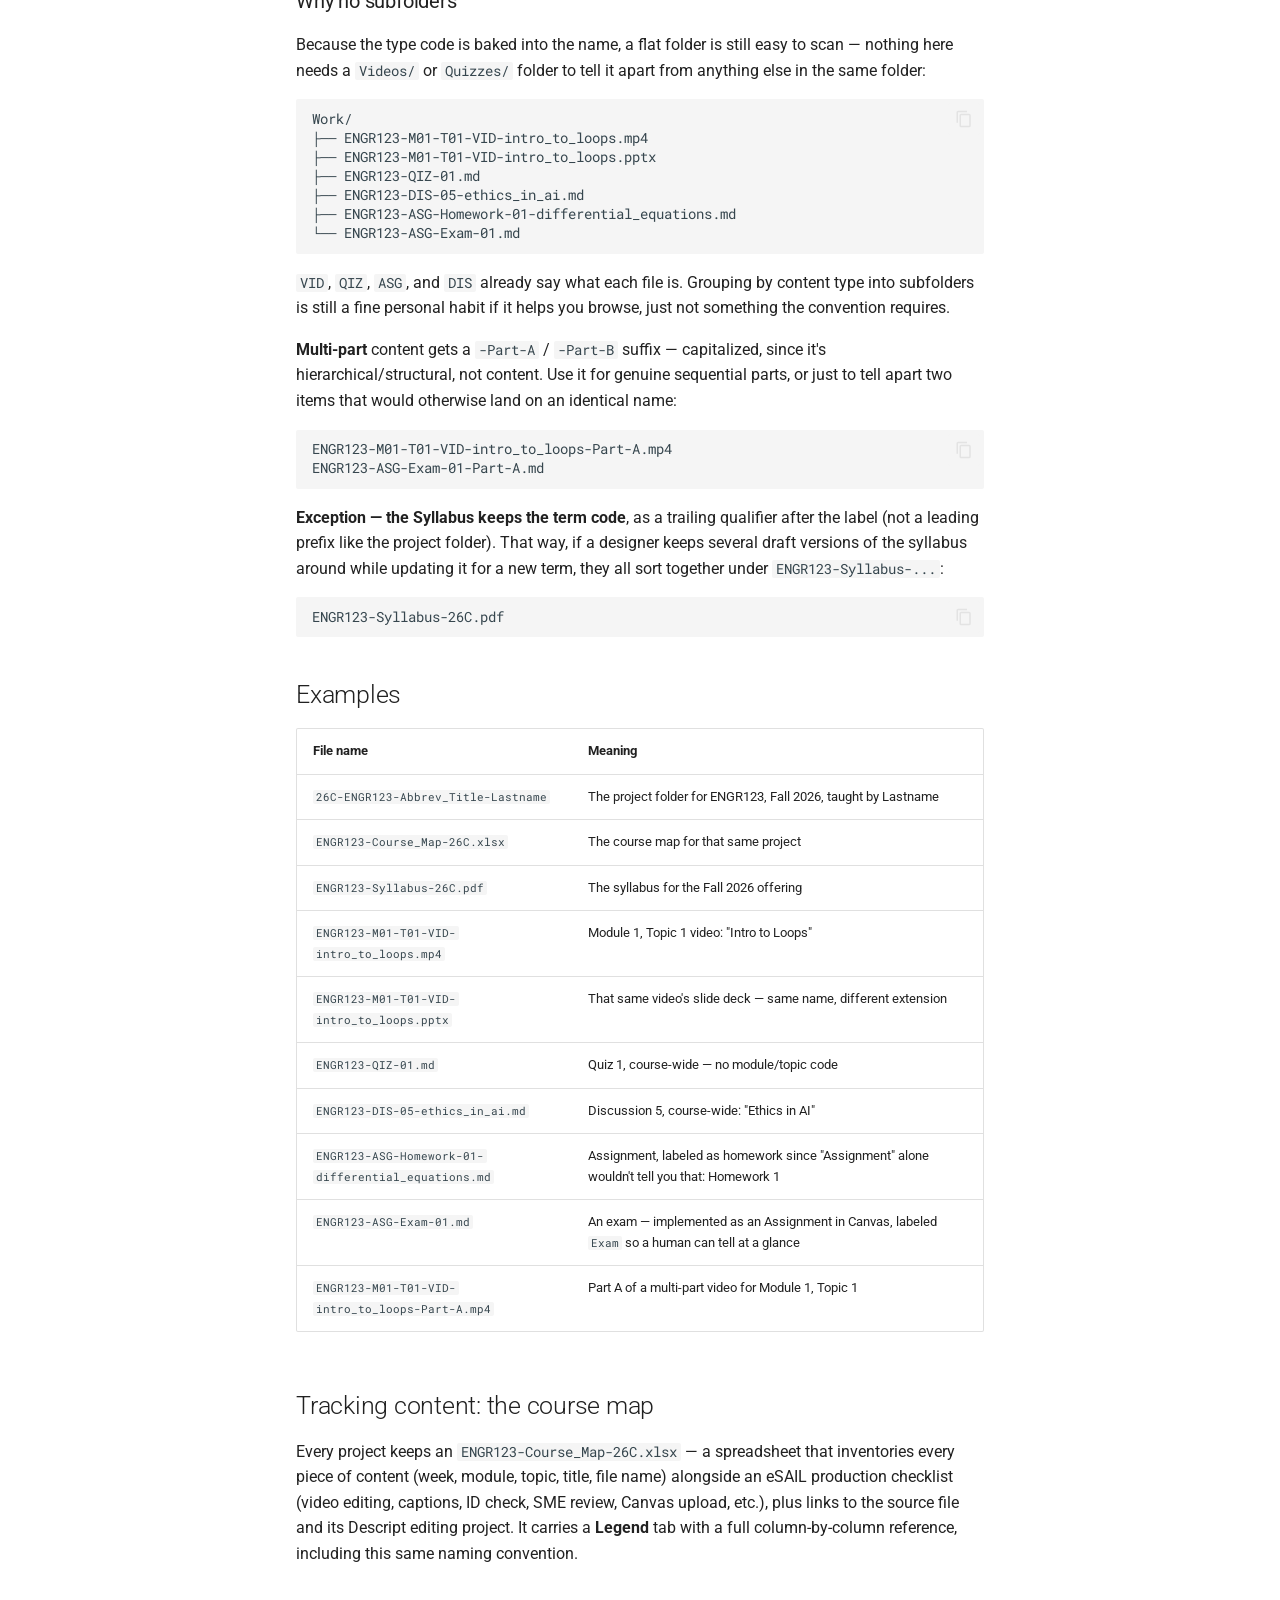
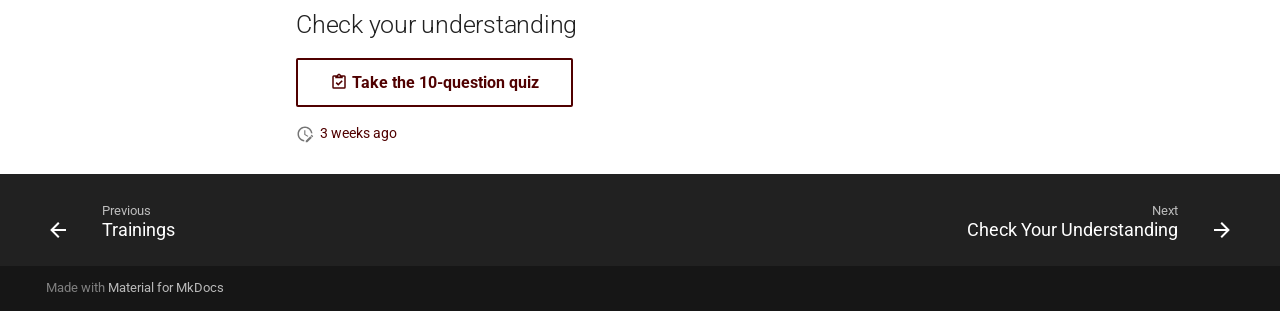
<file: trainings/file-naming-convention/index.html>
<!doctype html>
<html lang="en" class="no-js">
  <head>
    
      <meta charset="utf-8">
      <meta name="viewport" content="width=device-width,initial-scale=1">
      
        <meta name="description" content="ESAIL training and tutorials">
      
      
      
        <link rel="canonical" href="https://kms.esail.work/trainings/file-naming-convention/">
      
      
        <link rel="prev" href="../">
      
      
        <link rel="next" href="quiz/">
      
      
        
      
      
      <link rel="icon" href="../../assets/images/favicon.png">
      <meta name="generator" content="mkdocs-1.6.1, mkdocs-material-9.8.1">
    
    
      
        <title>File Naming Convention - ESAIL KMS</title>
      
    
    
      <link rel="stylesheet" href="../../assets/stylesheets/main.57a0d79d.min.css">
      
        
        <link rel="stylesheet" href="../../assets/stylesheets/palette.fb2fffe2.min.css">
      
      


    
    
      
    
    
      
        
        
        <link rel="preconnect" href="https://fonts.gstatic.com" crossorigin>
        <link rel="stylesheet" href="https://fonts.googleapis.com/css?family=Roboto:300,300i,400,400i,700,700i%7CRoboto+Mono:400,400i,700,700i&display=fallback">
        <style>:root{--md-text-font:"Roboto";--md-code-font:"Roboto Mono"}</style>
      
    
    
      <link rel="stylesheet" href="../../css/timeago.css">
    
      <link rel="stylesheet" href="../../stylesheets/extra.css">
    
    <script>__md_scope=new URL("../..",location),__md_hash=e=>[...e].reduce(((e,_)=>(e<<5)-e+_.charCodeAt(0)),0),__md_get=(e,_=localStorage,t=__md_scope)=>JSON.parse(_.getItem(t.pathname+"."+e)),__md_set=(e,_,t=localStorage,a=__md_scope)=>{try{t.setItem(a.pathname+"."+e,JSON.stringify(_))}catch(e){}}</script>
    
      

    
    
  </head>
  
  
    
    
      
    
    
    
    
    <body dir="ltr" data-md-color-scheme="default" data-md-color-primary="custom" data-md-color-accent="custom">
  
    
    <input class="md-toggle" data-md-toggle="drawer" type="checkbox" id="__drawer" autocomplete="off">
    <input class="md-toggle" data-md-toggle="search" type="checkbox" id="__search" autocomplete="off">
    <label class="md-overlay" for="__drawer"></label>
    <div data-md-component="skip">
      
        
        <a href="#file-naming-convention" class="md-skip">
          Skip to content
        </a>
      
    </div>
    <div data-md-component="announce">
      
    </div>
    
    
      

  

<header class="md-header md-header--shadow" data-md-component="header">
  <nav class="md-header__inner md-grid" aria-label="Header">
    <a href="../.." title="ESAIL KMS" class="md-header__button md-logo" aria-label="ESAIL KMS" data-md-component="logo">
      
  
  <svg xmlns="http://www.w3.org/2000/svg" viewBox="0 0 24 24"><path d="M12 8a3 3 0 0 0 3-3 3 3 0 0 0-3-3 3 3 0 0 0-3 3 3 3 0 0 0 3 3m0 3.54C9.64 9.35 6.5 8 3 8v11c3.5 0 6.64 1.35 9 3.54 2.36-2.19 5.5-3.54 9-3.54V8c-3.5 0-6.64 1.35-9 3.54"/></svg>

    </a>
    <label class="md-header__button md-icon" for="__drawer">
      
      <svg xmlns="http://www.w3.org/2000/svg" viewBox="0 0 24 24"><path d="M3 6h18v2H3zm0 5h18v2H3zm0 5h18v2H3z"/></svg>
    </label>
    <div class="md-header__title" data-md-component="header-title">
      <div class="md-header__ellipsis">
        <div class="md-header__topic">
          <span class="md-ellipsis">
            ESAIL KMS
          </span>
        </div>
        <div class="md-header__topic" data-md-component="header-topic">
          <span class="md-ellipsis">
            
              File Naming Convention
            
          </span>
        </div>
      </div>
    </div>
    
      
        <form class="md-header__option" data-md-component="palette">
  
    
    
    
    <input class="md-option" data-md-color-media="(prefers-color-scheme: light)" data-md-color-scheme="default" data-md-color-primary="custom" data-md-color-accent="custom"  aria-label="Switch to dark mode"  type="radio" name="__palette" id="__palette_0">
    
      <label class="md-header__button md-icon" title="Switch to dark mode" for="__palette_1" hidden>
        <svg xmlns="http://www.w3.org/2000/svg" viewBox="0 0 24 24"><path d="M12 8a4 4 0 0 0-4 4 4 4 0 0 0 4 4 4 4 0 0 0 4-4 4 4 0 0 0-4-4m0 10a6 6 0 0 1-6-6 6 6 0 0 1 6-6 6 6 0 0 1 6 6 6 6 0 0 1-6 6m8-9.31V4h-4.69L12 .69 8.69 4H4v4.69L.69 12 4 15.31V20h4.69L12 23.31 15.31 20H20v-4.69L23.31 12z"/></svg>
      </label>
    
  
    
    
    
    <input class="md-option" data-md-color-media="(prefers-color-scheme: dark)" data-md-color-scheme="slate" data-md-color-primary="custom" data-md-color-accent="custom"  aria-label="Switch to light mode"  type="radio" name="__palette" id="__palette_1">
    
      <label class="md-header__button md-icon" title="Switch to light mode" for="__palette_0" hidden>
        <svg xmlns="http://www.w3.org/2000/svg" viewBox="0 0 24 24"><path d="M12 18c-.89 0-1.74-.2-2.5-.55C11.56 16.5 13 14.42 13 12s-1.44-4.5-3.5-5.45C10.26 6.2 11.11 6 12 6a6 6 0 0 1 6 6 6 6 0 0 1-6 6m8-9.31V4h-4.69L12 .69 8.69 4H4v4.69L.69 12 4 15.31V20h4.69L12 23.31 15.31 20H20v-4.69L23.31 12z"/></svg>
      </label>
    
  
</form>
      
    
    
      <script>var palette=__md_get("__palette");if(palette&&palette.color){if("(prefers-color-scheme)"===palette.color.media){var media=matchMedia("(prefers-color-scheme: light)"),input=document.querySelector(media.matches?"[data-md-color-media='(prefers-color-scheme: light)']":"[data-md-color-media='(prefers-color-scheme: dark)']");palette.color.media=input.getAttribute("data-md-color-media"),palette.color.scheme=input.getAttribute("data-md-color-scheme"),palette.color.primary=input.getAttribute("data-md-color-primary"),palette.color.accent=input.getAttribute("data-md-color-accent")}for(var[key,value]of Object.entries(palette.color))document.body.setAttribute("data-md-color-"+key,value)}</script>
    
    
    
      
      
        <label class="md-header__button md-icon" for="__search">
          
          <svg xmlns="http://www.w3.org/2000/svg" viewBox="0 0 24 24"><path d="M9.5 3A6.5 6.5 0 0 1 16 9.5c0 1.61-.59 3.09-1.56 4.23l.27.27h.79l5 5-1.5 1.5-5-5v-.79l-.27-.27A6.52 6.52 0 0 1 9.5 16 6.5 6.5 0 0 1 3 9.5 6.5 6.5 0 0 1 9.5 3m0 2C7 5 5 7 5 9.5S7 14 9.5 14 14 12 14 9.5 12 5 9.5 5"/></svg>
        </label>
        <div class="md-search" data-md-component="search" role="dialog">
  <label class="md-search__overlay" for="__search"></label>
  <div class="md-search__inner" role="search">
    <form class="md-search__form" name="search">
      <input type="text" class="md-search__input" name="query" aria-label="Search" placeholder="Search" autocapitalize="off" autocorrect="off" autocomplete="off" spellcheck="false" data-md-component="search-query" required>
      <label class="md-search__icon md-icon" for="__search">
        
        <svg xmlns="http://www.w3.org/2000/svg" viewBox="0 0 24 24"><path d="M9.5 3A6.5 6.5 0 0 1 16 9.5c0 1.61-.59 3.09-1.56 4.23l.27.27h.79l5 5-1.5 1.5-5-5v-.79l-.27-.27A6.52 6.52 0 0 1 9.5 16 6.5 6.5 0 0 1 3 9.5 6.5 6.5 0 0 1 9.5 3m0 2C7 5 5 7 5 9.5S7 14 9.5 14 14 12 14 9.5 12 5 9.5 5"/></svg>
        
        <svg xmlns="http://www.w3.org/2000/svg" viewBox="0 0 24 24"><path d="M20 11v2H8l5.5 5.5-1.42 1.42L4.16 12l7.92-7.92L13.5 5.5 8 11z"/></svg>
      </label>
      <nav class="md-search__options" aria-label="Search">
        
        <button type="reset" class="md-search__icon md-icon" title="Clear" aria-label="Clear" tabindex="-1">
          
          <svg xmlns="http://www.w3.org/2000/svg" viewBox="0 0 24 24"><path d="M19 6.41 17.59 5 12 10.59 6.41 5 5 6.41 10.59 12 5 17.59 6.41 19 12 13.41 17.59 19 19 17.59 13.41 12z"/></svg>
        </button>
      </nav>
      
        <div class="md-search__suggest" data-md-component="search-suggest"></div>
      
    </form>
    <div class="md-search__output">
      <div class="md-search__scrollwrap" tabindex="0" data-md-scrollfix>
        <div class="md-search-result" data-md-component="search-result">
          <div class="md-search-result__meta">
            Initializing search
          </div>
          <ol class="md-search-result__list" role="presentation"></ol>
        </div>
      </div>
    </div>
  </div>
</div>
      
    
    
      <div class="md-header__source">
        <a href="https://github.com/esail-work/kms" title="Go to repository" class="md-source" data-md-component="source">
  <div class="md-source__icon md-icon">
    
    <svg xmlns="http://www.w3.org/2000/svg" viewBox="0 0 448 512"><!--! Font Awesome Free 7.1.0 by @fontawesome - https://fontawesome.com License - https://fontawesome.com/license/free (Icons: CC BY 4.0, Fonts: SIL OFL 1.1, Code: MIT License) Copyright 2025 Fonticons, Inc.--><path d="M439.6 236.1 244 40.5c-5.4-5.5-12.8-8.5-20.4-8.5s-15 3-20.4 8.4L162.5 81l51.5 51.5c27.1-9.1 52.7 16.8 43.4 43.7l49.7 49.7c34.2-11.8 61.2 31 35.5 56.7-26.5 26.5-70.2-2.9-56-37.3L240.3 199v121.9c25.3 12.5 22.3 41.8 9.1 55-6.4 6.4-15.2 10.1-24.3 10.1s-17.8-3.6-24.3-10.1c-17.6-17.6-11.1-46.9 11.2-56v-123c-20.8-8.5-24.6-30.7-18.6-45L142.6 101 8.5 235.1C3 240.6 0 247.9 0 255.5s3 15 8.5 20.4l195.6 195.7c5.4 5.4 12.7 8.4 20.4 8.4s15-3 20.4-8.4l194.7-194.7c5.4-5.4 8.4-12.8 8.4-20.4s-3-15-8.4-20.4"/></svg>
  </div>
  <div class="md-source__repository">
    esail-work/kms
  </div>
</a>
      </div>
    
  </nav>
  
</header>
    
    <div class="md-container" data-md-component="container">
      
      
        
          
        
      
      <main class="md-main" data-md-component="main">
        <div class="md-main__inner md-grid">
          
            
              
              <div class="md-sidebar md-sidebar--primary" data-md-component="sidebar" data-md-type="navigation" >
                <div class="md-sidebar__scrollwrap">
                  <div class="md-sidebar__inner">
                    



<nav class="md-nav md-nav--primary" aria-label="Navigation" data-md-level="0">
  <label class="md-nav__title" for="__drawer">
    <a href="../.." title="ESAIL KMS" class="md-nav__button md-logo" aria-label="ESAIL KMS" data-md-component="logo">
      
  
  <svg xmlns="http://www.w3.org/2000/svg" viewBox="0 0 24 24"><path d="M12 8a3 3 0 0 0 3-3 3 3 0 0 0-3-3 3 3 0 0 0-3 3 3 3 0 0 0 3 3m0 3.54C9.64 9.35 6.5 8 3 8v11c3.5 0 6.64 1.35 9 3.54 2.36-2.19 5.5-3.54 9-3.54V8c-3.5 0-6.64 1.35-9 3.54"/></svg>

    </a>
    ESAIL KMS
  </label>
  
    <div class="md-nav__source">
      <a href="https://github.com/esail-work/kms" title="Go to repository" class="md-source" data-md-component="source">
  <div class="md-source__icon md-icon">
    
    <svg xmlns="http://www.w3.org/2000/svg" viewBox="0 0 448 512"><!--! Font Awesome Free 7.1.0 by @fontawesome - https://fontawesome.com License - https://fontawesome.com/license/free (Icons: CC BY 4.0, Fonts: SIL OFL 1.1, Code: MIT License) Copyright 2025 Fonticons, Inc.--><path d="M439.6 236.1 244 40.5c-5.4-5.5-12.8-8.5-20.4-8.5s-15 3-20.4 8.4L162.5 81l51.5 51.5c27.1-9.1 52.7 16.8 43.4 43.7l49.7 49.7c34.2-11.8 61.2 31 35.5 56.7-26.5 26.5-70.2-2.9-56-37.3L240.3 199v121.9c25.3 12.5 22.3 41.8 9.1 55-6.4 6.4-15.2 10.1-24.3 10.1s-17.8-3.6-24.3-10.1c-17.6-17.6-11.1-46.9 11.2-56v-123c-20.8-8.5-24.6-30.7-18.6-45L142.6 101 8.5 235.1C3 240.6 0 247.9 0 255.5s3 15 8.5 20.4l195.6 195.7c5.4 5.4 12.7 8.4 20.4 8.4s15-3 20.4-8.4l194.7-194.7c5.4-5.4 8.4-12.8 8.4-20.4s-3-15-8.4-20.4"/></svg>
  </div>
  <div class="md-source__repository">
    esail-work/kms
  </div>
</a>
    </div>
  
  <ul class="md-nav__list" data-md-scrollfix>
    
      
      
  
  
  
  
    <li class="md-nav__item">
      <a href="../.." class="md-nav__link">
        
  
  
  <span class="md-ellipsis">
    
  
    Home
  

    
  </span>
  
  

      </a>
    </li>
  

    
      
      
  
  
    
  
  
  
    
    
      
        
          
        
      
        
      
    
    
    
    
    <li class="md-nav__item md-nav__item--active md-nav__item--nested">
      
        
        
        <input class="md-nav__toggle md-toggle " type="checkbox" id="__nav_2" checked>
        
          
          <div class="md-nav__link md-nav__container">
            <a href="../" class="md-nav__link ">
              
  
  
  <span class="md-ellipsis">
    
  
    Trainings
  

    
  </span>
  
  

            </a>
            
              
              <label class="md-nav__link " for="__nav_2" id="__nav_2_label" tabindex="0">
                <span class="md-nav__icon md-icon"></span>
              </label>
            
          </div>
        
        <nav class="md-nav" data-md-level="1" aria-labelledby="__nav_2_label" aria-expanded="true">
          <label class="md-nav__title" for="__nav_2">
            <span class="md-nav__icon md-icon"></span>
            
  
    Trainings
  

          </label>
          <ul class="md-nav__list" data-md-scrollfix>
            
              
            
              
                
  
  
    
  
  
  
    
    
      
        
          
        
      
        
      
    
    
    
    
    <li class="md-nav__item md-nav__item--active md-nav__item--nested">
      
        
        
        <input class="md-nav__toggle md-toggle " type="checkbox" id="__nav_2_2" checked>
        
          
          <div class="md-nav__link md-nav__container">
            <a href="./" class="md-nav__link md-nav__link--active">
              
  
  
  <span class="md-ellipsis">
    
  
    File Naming Convention
  

    
  </span>
  
  

            </a>
            
              
              <label class="md-nav__link md-nav__link--active" for="__nav_2_2" id="__nav_2_2_label" tabindex="0">
                <span class="md-nav__icon md-icon"></span>
              </label>
            
          </div>
        
        <nav class="md-nav" data-md-level="2" aria-labelledby="__nav_2_2_label" aria-expanded="true">
          <label class="md-nav__title" for="__nav_2_2">
            <span class="md-nav__icon md-icon"></span>
            
  
    File Naming Convention
  

          </label>
          <ul class="md-nav__list" data-md-scrollfix>
            
              
            
              
                
  
  
  
  
    <li class="md-nav__item">
      <a href="quiz/" class="md-nav__link">
        
  
  
  <span class="md-ellipsis">
    
  
    Check Your Understanding
  

    
  </span>
  
  

      </a>
    </li>
  

              
            
          </ul>
        </nav>
      
    </li>
  

              
            
          </ul>
        </nav>
      
    </li>
  

    
      
      
  
  
  
  
    <li class="md-nav__item">
      <a href="../../tags/" class="md-nav__link">
        
  
  
  <span class="md-ellipsis">
    
  
    Tags
  

    
  </span>
  
  

      </a>
    </li>
  

    
  </ul>
</nav>
                  </div>
                </div>
              </div>
            
            
              
              <div class="md-sidebar md-sidebar--secondary" data-md-component="sidebar" data-md-type="toc" >
                <div class="md-sidebar__scrollwrap">
                  <div class="md-sidebar__inner">
                    

<nav class="md-nav md-nav--secondary" aria-label="Table of contents">
  
  
  
    
  
  
    <label class="md-nav__title" for="__toc">
      <span class="md-nav__icon md-icon"></span>
      Table of contents
    </label>
    <ul class="md-nav__list" data-md-component="toc" data-md-scrollfix>
      
        <li class="md-nav__item">
  <a href="#why-it-matters" class="md-nav__link">
    <span class="md-ellipsis">
      
        Why it matters
      
    </span>
  </a>
  
</li>
      
        <li class="md-nav__item">
  <a href="#folder-structure" class="md-nav__link">
    <span class="md-ellipsis">
      
        Folder structure
      
    </span>
  </a>
  
</li>
      
        <li class="md-nav__item">
  <a href="#naming-the-project-folder" class="md-nav__link">
    <span class="md-ellipsis">
      
        Naming the project folder
      
    </span>
  </a>
  
</li>
      
        <li class="md-nav__item">
  <a href="#the-hyphen-underscore-rule" class="md-nav__link">
    <span class="md-ellipsis">
      
        The hyphen / underscore rule
      
    </span>
  </a>
  
</li>
      
        <li class="md-nav__item">
  <a href="#naming-instructional-objects" class="md-nav__link">
    <span class="md-ellipsis">
      
        Naming instructional objects
      
    </span>
  </a>
  
    <nav class="md-nav" aria-label="Naming instructional objects">
      <ul class="md-nav__list">
        
          <li class="md-nav__item">
  <a href="#why-no-subfolders" class="md-nav__link">
    <span class="md-ellipsis">
      
        Why no subfolders
      
    </span>
  </a>
  
</li>
        
      </ul>
    </nav>
  
</li>
      
        <li class="md-nav__item">
  <a href="#examples" class="md-nav__link">
    <span class="md-ellipsis">
      
        Examples
      
    </span>
  </a>
  
</li>
      
        <li class="md-nav__item">
  <a href="#tracking-content-the-course-map" class="md-nav__link">
    <span class="md-ellipsis">
      
        Tracking content: the course map
      
    </span>
  </a>
  
</li>
      
        <li class="md-nav__item">
  <a href="#check-your-understanding" class="md-nav__link">
    <span class="md-ellipsis">
      
        Check your understanding
      
    </span>
  </a>
  
</li>
      
    </ul>
  
</nav>
                  </div>
                </div>
              </div>
            
          
          
            <div class="md-content" data-md-component="content">
              
              <article class="md-content__inner md-typeset">
                
                  

  <nav class="md-tags" >
    
      
      
      
      
        <a href="../../tags/#tag:beginner" class="md-tag">beginner</a>
      
    
      
      
      
      
        <a href="../../tags/#tag:file-management" class="md-tag">file-management</a>
      
    
      
      
      
      
        <a href="../../tags/#tag:gap-bronze" class="md-tag">gap-bronze</a>
      
    
  </nav>


  
    <a href="https://github.com/esail-work/kms/edit/main/docs/trainings/file-naming-convention/index.md" title="Edit this page" class="md-content__button md-icon" rel="edit">
      
      <svg xmlns="http://www.w3.org/2000/svg" viewBox="0 0 24 24"><path d="M10 20H6V4h7v5h5v3.1l2-2V8l-6-6H6c-1.1 0-2 .9-2 2v16c0 1.1.9 2 2 2h4zm10.2-7c.1 0 .3.1.4.2l1.3 1.3c.2.2.2.6 0 .8l-1 1-2.1-2.1 1-1c.1-.1.2-.2.4-.2m0 3.9L14.1 23H12v-2.1l6.1-6.1z"/></svg>
    </a>
  
  


<h1 id="file-naming-convention">File Naming Convention<a class="headerlink" href="#file-naming-convention" title="Permanent link">&para;</a></h1>
<h2 id="why-it-matters">Why it matters<a class="headerlink" href="#why-it-matters" title="Permanent link">&para;</a></h2>
<p>Consistent file naming makes files searchable, sortable, and predictable across teams and tools — a file's name alone should tell you what course it belongs to, which module and topic it covers, and what kind of content it is, without opening it.</p>
<p>Every course project at ESAIL has two sides:</p>
<ul>
<li><strong>SME-Content</strong> — a loosely-organized intake area for whatever the subject-matter expert (instructor) hands off. It isn't enforced; we just want the content.</li>
<li><strong>eSAIL-Production</strong> — where ESAIL organizes, edits, and finalizes that content for Canvas, split into a working stage and a finished stage.</li>
</ul>
<h2 id="folder-structure">Folder structure<a class="headerlink" href="#folder-structure" title="Permanent link">&para;</a></h2>
<div class="highlight"><pre><span></span><code>26C-ENGR123-Abbrev_Title-SMELastname/
├── ENGR123-Course_Map-26C.xlsx
├── ENGR123-Recording_Schedule-26C.xlsx
├── ENGR123-Syllabus-26C.pdf
├── 01-SME-Content/
└── 02-eSAIL-Production/
    ├── Work/
    └── Final/
</code></pre></div>
<ul>
<li><code>01-SME-Content</code> and <code>02-eSAIL-Production</code> are <strong>numbered</strong> so they always sort in that order in a file browser, regardless of case. <code>Work</code> and <code>Final</code> aren't — with only the two of them, numbering doesn't buy much, so they're left simple.</li>
<li><strong><code>SME-Content</code>, <code>Work</code>, and <code>Final</code> have no required subfolders</strong> — they're left flat on purpose. See <a href="#why-no-subfolders">Why no subfolders</a> below for why that works once you've seen how the naming convention works.</li>
<li>The <strong>Syllabus is a plain top-level file</strong>, not its own folder, alongside <code>Course_Map-26C.xlsx</code> and <code>Recording_Schedule-26C.xlsx</code> — all three track the whole project rather than living inside the SME or eSAIL side. Notice the term code <code>26C</code> only ever leads a name on the project folder itself; on every file, it trails at the end instead — see <a href="#naming-instructional-objects">Naming instructional objects</a>.</li>
</ul>
<h2 id="naming-the-project-folder">Naming the project folder<a class="headerlink" href="#naming-the-project-folder" title="Permanent link">&para;</a></h2>
<div class="highlight"><pre><span></span><code>26C   -  ENGR123  -  Abbrev_Title  -  SMELastname
term     course      course title     instructor
</code></pre></div>
<table>
<thead>
<tr>
<th>Field</th>
<th>Rule</th>
<th>Example</th>
</tr>
</thead>
<tbody>
<tr>
<td>Term</td>
<td>2-digit year + a letter for the term: <code>A</code> = Spring, <code>B</code> = Summer, <code>C</code> = Fall</td>
<td><code>26C</code> = Fall 2026</td>
</tr>
<tr>
<td>Course</td>
<td>Subject + catalog number, <strong>no separator between them</strong></td>
<td><code>ENGR123</code>, not <code>ENGR-123</code></td>
</tr>
<tr>
<td>Course title</td>
<td>An abbreviated course title, <strong>underscores between words, each word capitalized</strong> — this is the one place a title keeps its capitalization, since it's the course's own name, not a content descriptor</td>
<td><code>Intro_Robotics</code></td>
</tr>
<tr>
<td>Instructor</td>
<td>The instructor's (the SME's) last name — the template placeholder says <code>SMELastname</code> specifically so it doesn't get mistaken for the eSAIL producer's name</td>
<td><code>Smith</code></td>
</tr>
</tbody>
</table>
<h2 id="the-hyphen-underscore-rule">The hyphen / underscore rule<a class="headerlink" href="#the-hyphen-underscore-rule" title="Permanent link">&para;</a></h2>
<p>Everywhere in this convention:</p>
<ul>
<li><strong>Hyphens (<code>-</code>) separate structured fields</strong> — term, course, module, topic, type.</li>
<li><strong>Underscores (<code>_</code>) join words inside a single field</strong> — a descriptive title, or a multi-word category label.</li>
<li><strong>Free-text content descriptors are lowercase</strong> (what a video or reading is <em>about</em>) — <strong>but category labels are capitalized</strong> (what <em>kind</em> of thing it is): the course title in the project folder name, type codes, and labels like <code>Homework</code>/<code>Exam</code>/<code>Project</code>/<code>Part-A</code>.</li>
</ul>
<p>This is why a video file name reads <code>ENGR123-M01-T01-VID-intro_to_loops.mp4</code>: hyphens mark where one field ends and the next begins, <code>VID</code> is capitalized because it names a category (the Canvas tool), and <code>intro_to_loops</code> is lowercase because it's describing content, not a category.</p>
<h2 id="naming-instructional-objects">Naming instructional objects<a class="headerlink" href="#naming-instructional-objects" title="Permanent link">&para;</a></h2>
<p>Every file name leads with the course code, then whatever locates it, then a 3-letter <strong>type code</strong> — not just a label, but the actual Canvas tool the content uses. Slides reuse <code>VID</code> (they're not a distinct Canvas tool, and it keeps them sorted next to their video), and <code>UNK</code> is a placeholder for when the tool hasn't been decided yet.</p>
<table>
<thead>
<tr>
<th>Code</th>
<th>Canvas tool</th>
</tr>
</thead>
<tbody>
<tr>
<td><code>VID</code></td>
<td>Video (also used for a video's accompanying slide deck)</td>
</tr>
<tr>
<td><code>QIZ</code></td>
<td>Quiz</td>
</tr>
<tr>
<td><code>ASG</code></td>
<td>Assignment — also covers Homework, Exam, and Project, since Canvas implements all of those as an Assignment under the hood</td>
</tr>
<tr>
<td><code>DIS</code></td>
<td>Discussion</td>
</tr>
<tr>
<td><code>FIL</code></td>
<td>Files / attachment tool — standalone distributable documents (readings, professor notes)</td>
</tr>
<tr>
<td><code>PAG</code></td>
<td>Pages — delivered as a Canvas page (readable in the browser) instead of a downloadable file</td>
</tr>
<tr>
<td><code>UNK</code></td>
<td>Tool not yet decided</td>
</tr>
</tbody>
</table>
<p>There are two shapes, depending on whether the content belongs to one point in the course or to the course as a whole:</p>
<p><strong>Topic-anchored</strong> — the locator leads, straight after the course code:</p>
<div class="highlight"><pre><span></span><code>ENGR123 - M01 - T01 - VID - intro_to_loops.mp4
course     mod   topic type   descriptor
</code></pre></div>
<p><strong>Absolute, course-wide</strong> — no Module/Topic, ever. These are numbered globally, so "Quiz 5" always means the same file no matter which module it came up in — the course map spreadsheet is the source of truth for exactly which module/topic something relates to, not the file name:</p>
<div class="highlight"><pre><span></span><code>ENGR123 - QIZ - 01 . md
course    type  index

ENGR123 - ASG - Homework - 01 - differential_equations.md
course    type   label    index    descriptor
</code></pre></div>
<p>A label after the type code (<code>Homework</code>, <code>Exam</code>, <code>Project</code>) is optional, and only earns its place when the type code alone is ambiguous about which flavor this is — which is mostly <code>ASG</code>, since it covers several different kinds of submission. <code>QIZ</code> or <code>DIS</code> rarely need one. A redundant label (<code>QIZ-Quiz-01</code>) isn't wrong, just unnecessary.</p>
<p>Descriptors are always optional, but strongly recommended for <code>VID</code>.</p>
<h3 id="why-no-subfolders">Why no subfolders<a class="headerlink" href="#why-no-subfolders" title="Permanent link">&para;</a></h3>
<p>Because the type code is baked into the name, a flat folder is still easy to scan — nothing here needs a <code>Videos/</code> or <code>Quizzes/</code> folder to tell it apart from anything else in the same folder:</p>
<div class="highlight"><pre><span></span><code>Work/
├── ENGR123-M01-T01-VID-intro_to_loops.mp4
├── ENGR123-M01-T01-VID-intro_to_loops.pptx
├── ENGR123-QIZ-01.md
├── ENGR123-DIS-05-ethics_in_ai.md
├── ENGR123-ASG-Homework-01-differential_equations.md
└── ENGR123-ASG-Exam-01.md
</code></pre></div>
<p><code>VID</code>, <code>QIZ</code>, <code>ASG</code>, and <code>DIS</code> already say what each file is. Grouping by content type into subfolders is still a fine personal habit if it helps you browse, just not something the convention requires.</p>
<p><strong>Multi-part</strong> content gets a <code>-Part-A</code> / <code>-Part-B</code> suffix — capitalized, since it's hierarchical/structural, not content. Use it for genuine sequential parts, or just to tell apart two items that would otherwise land on an identical name:</p>
<div class="highlight"><pre><span></span><code>ENGR123-M01-T01-VID-intro_to_loops-Part-A.mp4
ENGR123-ASG-Exam-01-Part-A.md
</code></pre></div>
<p><strong>Exception — the Syllabus keeps the term code</strong>, as a trailing qualifier after the label (not a leading prefix like the project folder). That way, if a designer keeps several draft versions of the syllabus around while updating it for a new term, they all sort together under <code>ENGR123-Syllabus-...</code>:</p>
<div class="highlight"><pre><span></span><code>ENGR123-Syllabus-26C.pdf
</code></pre></div>
<h2 id="examples">Examples<a class="headerlink" href="#examples" title="Permanent link">&para;</a></h2>
<table>
<thead>
<tr>
<th>File name</th>
<th>Meaning</th>
</tr>
</thead>
<tbody>
<tr>
<td><code>26C-ENGR123-Abbrev_Title-Lastname</code></td>
<td>The project folder for ENGR123, Fall 2026, taught by Lastname</td>
</tr>
<tr>
<td><code>ENGR123-Course_Map-26C.xlsx</code></td>
<td>The course map for that same project</td>
</tr>
<tr>
<td><code>ENGR123-Syllabus-26C.pdf</code></td>
<td>The syllabus for the Fall 2026 offering</td>
</tr>
<tr>
<td><code>ENGR123-M01-T01-VID-intro_to_loops.mp4</code></td>
<td>Module 1, Topic 1 video: "Intro to Loops"</td>
</tr>
<tr>
<td><code>ENGR123-M01-T01-VID-intro_to_loops.pptx</code></td>
<td>That same video's slide deck — same name, different extension</td>
</tr>
<tr>
<td><code>ENGR123-QIZ-01.md</code></td>
<td>Quiz 1, course-wide — no module/topic code</td>
</tr>
<tr>
<td><code>ENGR123-DIS-05-ethics_in_ai.md</code></td>
<td>Discussion 5, course-wide: "Ethics in AI"</td>
</tr>
<tr>
<td><code>ENGR123-ASG-Homework-01-differential_equations.md</code></td>
<td>Assignment, labeled as homework since "Assignment" alone wouldn't tell you that: Homework 1</td>
</tr>
<tr>
<td><code>ENGR123-ASG-Exam-01.md</code></td>
<td>An exam — implemented as an Assignment in Canvas, labeled <code>Exam</code> so a human can tell at a glance</td>
</tr>
<tr>
<td><code>ENGR123-M01-T01-VID-intro_to_loops-Part-A.mp4</code></td>
<td>Part A of a multi-part video for Module 1, Topic 1</td>
</tr>
</tbody>
</table>
<h2 id="tracking-content-the-course-map">Tracking content: the course map<a class="headerlink" href="#tracking-content-the-course-map" title="Permanent link">&para;</a></h2>
<p>Every project keeps an <code>ENGR123-Course_Map-26C.xlsx</code> — a spreadsheet that inventories every piece of content (week, module, topic, title, file name) alongside an eSAIL production checklist (video editing, captions, ID check, SME review, Canvas upload, etc.), plus links to the source file and its Descript editing project. It carries a <strong>Legend</strong> tab with a full column-by-column reference, including this same naming convention.</p>
<h2 id="check-your-understanding">Check your understanding<a class="headerlink" href="#check-your-understanding" title="Permanent link">&para;</a></h2>
<p><a class="md-button" href="quiz/"><span class="twemoji"><svg xmlns="http://www.w3.org/2000/svg" viewBox="0 0 24 24"><path d="M19 3h-4.18C14.4 1.84 13.3 1 12 1s-2.4.84-2.82 2H5a2 2 0 0 0-2 2v14a2 2 0 0 0 2 2h14a2 2 0 0 0 2-2V5a2 2 0 0 0-2-2m-7 0a1 1 0 0 1 1 1 1 1 0 0 1-1 1 1 1 0 0 1-1-1 1 1 0 0 1 1-1M7 7h10V5h2v14H5V5h2zm.5 6.5L9 12l2 2 4.5-4.5L17 11l-6 6z"/></svg></span> Take the 10-question quiz</a></p>







  
    
  
  


  <aside class="md-source-file">
    
      
  <span class="md-source-file__fact">
    <span class="md-icon" title="Last update">
      <svg xmlns="http://www.w3.org/2000/svg" viewBox="0 0 24 24"><path d="M21 13.1c-.1 0-.3.1-.4.2l-1 1 2.1 2.1 1-1c.2-.2.2-.6 0-.8l-1.3-1.3c-.1-.1-.2-.2-.4-.2m-1.9 1.8-6.1 6V23h2.1l6.1-6.1zM12.5 7v5.2l4 2.4-1 1L11 13V7zM11 21.9c-5.1-.5-9-4.8-9-9.9C2 6.5 6.5 2 12 2c5.3 0 9.6 4.1 10 9.3-.3-.1-.6-.2-1-.2s-.7.1-1 .2C19.6 7.2 16.2 4 12 4c-4.4 0-8 3.6-8 8 0 4.1 3.1 7.5 7.1 7.9l-.1.2z"/></svg>
    </span>
    
      <a href="https://github.com/esail-work/kms/commits/main/docs/trainings/file-naming-convention/index.md" title="View change history"><span class="git-revision-date-localized-plugin git-revision-date-localized-plugin-timeago" title="November 12, 2026 21:45:28 UTC"><span class="timeago" datetime="2026-11-12T21:45:28+00:00" locale="en"></span></span><span class="git-revision-date-localized-plugin git-revision-date-localized-plugin-iso_date" title="November 12, 2026 21:45:28 UTC">2026-11-12</span></a>
    
  </span>

    
    
    
    
  </aside>





                
              </article>
            </div>
          
          
<script>var target=document.getElementById(location.hash.slice(1));target&&target.name&&(target.checked=target.name.startsWith("__tabbed_"))</script>
        </div>
        
          <button type="button" class="md-top md-icon" data-md-component="top" hidden>
  
  <svg xmlns="http://www.w3.org/2000/svg" viewBox="0 0 24 24"><path d="M13 20h-2V8l-5.5 5.5-1.42-1.42L12 4.16l7.92 7.92-1.42 1.42L13 8z"/></svg>
  Back to top
</button>
        
      </main>
      
        <footer class="md-footer">
  
    
      
      <nav class="md-footer__inner md-grid" aria-label="Footer" >
        
          
          <a href="../" class="md-footer__link md-footer__link--prev" aria-label="Previous: Trainings">
            <div class="md-footer__button md-icon">
              
              <svg xmlns="http://www.w3.org/2000/svg" viewBox="0 0 24 24"><path d="M20 11v2H8l5.5 5.5-1.42 1.42L4.16 12l7.92-7.92L13.5 5.5 8 11z"/></svg>
            </div>
            <div class="md-footer__title">
              <span class="md-footer__direction">
                Previous
              </span>
              <div class="md-ellipsis">
                Trainings
              </div>
            </div>
          </a>
        
        
          
          <a href="quiz/" class="md-footer__link md-footer__link--next" aria-label="Next: Check Your Understanding">
            <div class="md-footer__title">
              <span class="md-footer__direction">
                Next
              </span>
              <div class="md-ellipsis">
                Check Your Understanding
              </div>
            </div>
            <div class="md-footer__button md-icon">
              
              <svg xmlns="http://www.w3.org/2000/svg" viewBox="0 0 24 24"><path d="M4 11v2h12l-5.5 5.5 1.42 1.42L19.84 12l-7.92-7.92L10.5 5.5 16 11z"/></svg>
            </div>
          </a>
        
      </nav>
    
  
  <div class="md-footer-meta md-typeset">
    <div class="md-footer-meta__inner md-grid">
      <div class="md-copyright">
  
  
    Made with
    <a href="https://squidfunk.github.io/mkdocs-material/" target="_blank" rel="noopener">
      Material for MkDocs
    </a>
  
</div>
      
    </div>
  </div>
</footer>
      
    </div>
    <div class="md-dialog" data-md-component="dialog">
      <div class="md-dialog__inner md-typeset"></div>
    </div>
    
    
    
      
      
      <script id="__config" type="application/json">{"annotate": null, "base": "../..", "features": ["navigation.instant", "navigation.tracking", "navigation.indexes", "navigation.top", "navigation.footer", "content.code.copy", "content.action.edit", "search.suggest", "search.highlight"], "search": "../../assets/javascripts/workers/search.a7633da7.min.js", "tags": null, "translations": {"clipboard.copied": "Copied to clipboard", "clipboard.copy": "Copy to clipboard", "search.result.more.one": "1 more on this page", "search.result.more.other": "# more on this page", "search.result.none": "No matching documents", "search.result.one": "1 matching document", "search.result.other": "# matching documents", "search.result.placeholder": "Type to start searching", "search.result.term.missing": "Missing", "select.version": "Select version"}, "version": null}</script>
    
    
      <script src="../../assets/javascripts/bundle.a5f9d56c.min.js"></script>
      
        <script src="../../js/timeago.min.js"></script>
      
        <script src="../../js/timeago_mkdocs_material.js"></script>
      
    
  </body>
</html>
</file>
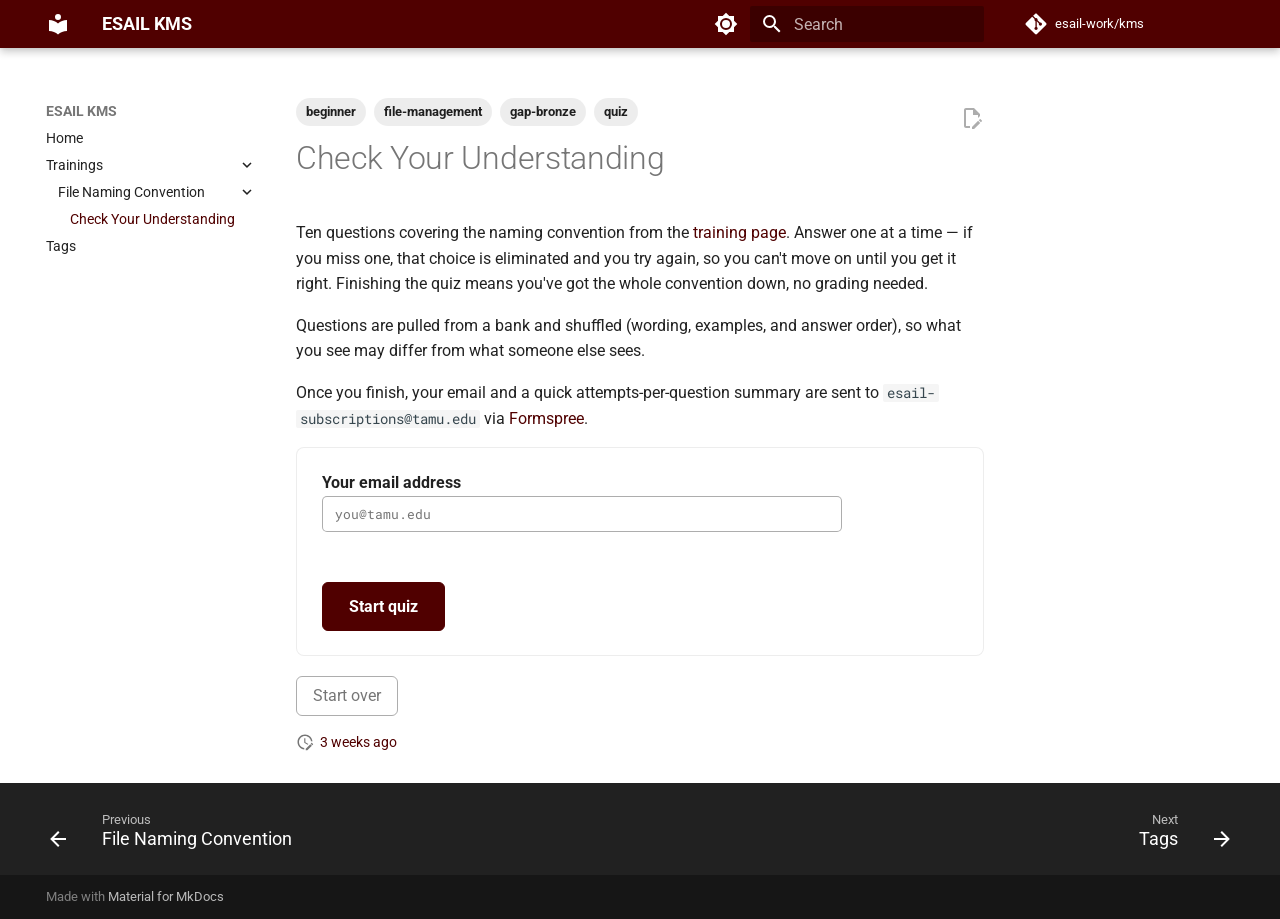
<file: trainings/file-naming-convention/quiz/index.html>
<!doctype html>
<html lang="en" class="no-js">
  <head>
    
      <meta charset="utf-8">
      <meta name="viewport" content="width=device-width,initial-scale=1">
      
        <meta name="description" content="ESAIL training and tutorials">
      
      
      
        <link rel="canonical" href="https://kms.esail.work/trainings/file-naming-convention/quiz/">
      
      
        <link rel="prev" href="../">
      
      
        <link rel="next" href="../../../tags/">
      
      
        
      
      
      <link rel="icon" href="../../../assets/images/favicon.png">
      <meta name="generator" content="mkdocs-1.6.1, mkdocs-material-9.8.1">
    
    
      
        <title>Check Your Understanding - ESAIL KMS</title>
      
    
    
      <link rel="stylesheet" href="../../../assets/stylesheets/main.57a0d79d.min.css">
      
        
        <link rel="stylesheet" href="../../../assets/stylesheets/palette.fb2fffe2.min.css">
      
      


    
    
      
    
    
      
        
        
        <link rel="preconnect" href="https://fonts.gstatic.com" crossorigin>
        <link rel="stylesheet" href="https://fonts.googleapis.com/css?family=Roboto:300,300i,400,400i,700,700i%7CRoboto+Mono:400,400i,700,700i&display=fallback">
        <style>:root{--md-text-font:"Roboto";--md-code-font:"Roboto Mono"}</style>
      
    
    
      <link rel="stylesheet" href="../../../css/timeago.css">
    
      <link rel="stylesheet" href="../../../stylesheets/extra.css">
    
    <script>__md_scope=new URL("../../..",location),__md_hash=e=>[...e].reduce(((e,_)=>(e<<5)-e+_.charCodeAt(0)),0),__md_get=(e,_=localStorage,t=__md_scope)=>JSON.parse(_.getItem(t.pathname+"."+e)),__md_set=(e,_,t=localStorage,a=__md_scope)=>{try{t.setItem(a.pathname+"."+e,JSON.stringify(_))}catch(e){}}</script>
    
      

    
    
  </head>
  
  
    
    
      
    
    
    
    
    <body dir="ltr" data-md-color-scheme="default" data-md-color-primary="custom" data-md-color-accent="custom">
  
    
    <input class="md-toggle" data-md-toggle="drawer" type="checkbox" id="__drawer" autocomplete="off">
    <input class="md-toggle" data-md-toggle="search" type="checkbox" id="__search" autocomplete="off">
    <label class="md-overlay" for="__drawer"></label>
    <div data-md-component="skip">
      
        
        <a href="#check-your-understanding" class="md-skip">
          Skip to content
        </a>
      
    </div>
    <div data-md-component="announce">
      
    </div>
    
    
      

  

<header class="md-header md-header--shadow" data-md-component="header">
  <nav class="md-header__inner md-grid" aria-label="Header">
    <a href="../../.." title="ESAIL KMS" class="md-header__button md-logo" aria-label="ESAIL KMS" data-md-component="logo">
      
  
  <svg xmlns="http://www.w3.org/2000/svg" viewBox="0 0 24 24"><path d="M12 8a3 3 0 0 0 3-3 3 3 0 0 0-3-3 3 3 0 0 0-3 3 3 3 0 0 0 3 3m0 3.54C9.64 9.35 6.5 8 3 8v11c3.5 0 6.64 1.35 9 3.54 2.36-2.19 5.5-3.54 9-3.54V8c-3.5 0-6.64 1.35-9 3.54"/></svg>

    </a>
    <label class="md-header__button md-icon" for="__drawer">
      
      <svg xmlns="http://www.w3.org/2000/svg" viewBox="0 0 24 24"><path d="M3 6h18v2H3zm0 5h18v2H3zm0 5h18v2H3z"/></svg>
    </label>
    <div class="md-header__title" data-md-component="header-title">
      <div class="md-header__ellipsis">
        <div class="md-header__topic">
          <span class="md-ellipsis">
            ESAIL KMS
          </span>
        </div>
        <div class="md-header__topic" data-md-component="header-topic">
          <span class="md-ellipsis">
            
              Check Your Understanding
            
          </span>
        </div>
      </div>
    </div>
    
      
        <form class="md-header__option" data-md-component="palette">
  
    
    
    
    <input class="md-option" data-md-color-media="(prefers-color-scheme: light)" data-md-color-scheme="default" data-md-color-primary="custom" data-md-color-accent="custom"  aria-label="Switch to dark mode"  type="radio" name="__palette" id="__palette_0">
    
      <label class="md-header__button md-icon" title="Switch to dark mode" for="__palette_1" hidden>
        <svg xmlns="http://www.w3.org/2000/svg" viewBox="0 0 24 24"><path d="M12 8a4 4 0 0 0-4 4 4 4 0 0 0 4 4 4 4 0 0 0 4-4 4 4 0 0 0-4-4m0 10a6 6 0 0 1-6-6 6 6 0 0 1 6-6 6 6 0 0 1 6 6 6 6 0 0 1-6 6m8-9.31V4h-4.69L12 .69 8.69 4H4v4.69L.69 12 4 15.31V20h4.69L12 23.31 15.31 20H20v-4.69L23.31 12z"/></svg>
      </label>
    
  
    
    
    
    <input class="md-option" data-md-color-media="(prefers-color-scheme: dark)" data-md-color-scheme="slate" data-md-color-primary="custom" data-md-color-accent="custom"  aria-label="Switch to light mode"  type="radio" name="__palette" id="__palette_1">
    
      <label class="md-header__button md-icon" title="Switch to light mode" for="__palette_0" hidden>
        <svg xmlns="http://www.w3.org/2000/svg" viewBox="0 0 24 24"><path d="M12 18c-.89 0-1.74-.2-2.5-.55C11.56 16.5 13 14.42 13 12s-1.44-4.5-3.5-5.45C10.26 6.2 11.11 6 12 6a6 6 0 0 1 6 6 6 6 0 0 1-6 6m8-9.31V4h-4.69L12 .69 8.69 4H4v4.69L.69 12 4 15.31V20h4.69L12 23.31 15.31 20H20v-4.69L23.31 12z"/></svg>
      </label>
    
  
</form>
      
    
    
      <script>var palette=__md_get("__palette");if(palette&&palette.color){if("(prefers-color-scheme)"===palette.color.media){var media=matchMedia("(prefers-color-scheme: light)"),input=document.querySelector(media.matches?"[data-md-color-media='(prefers-color-scheme: light)']":"[data-md-color-media='(prefers-color-scheme: dark)']");palette.color.media=input.getAttribute("data-md-color-media"),palette.color.scheme=input.getAttribute("data-md-color-scheme"),palette.color.primary=input.getAttribute("data-md-color-primary"),palette.color.accent=input.getAttribute("data-md-color-accent")}for(var[key,value]of Object.entries(palette.color))document.body.setAttribute("data-md-color-"+key,value)}</script>
    
    
    
      
      
        <label class="md-header__button md-icon" for="__search">
          
          <svg xmlns="http://www.w3.org/2000/svg" viewBox="0 0 24 24"><path d="M9.5 3A6.5 6.5 0 0 1 16 9.5c0 1.61-.59 3.09-1.56 4.23l.27.27h.79l5 5-1.5 1.5-5-5v-.79l-.27-.27A6.52 6.52 0 0 1 9.5 16 6.5 6.5 0 0 1 3 9.5 6.5 6.5 0 0 1 9.5 3m0 2C7 5 5 7 5 9.5S7 14 9.5 14 14 12 14 9.5 12 5 9.5 5"/></svg>
        </label>
        <div class="md-search" data-md-component="search" role="dialog">
  <label class="md-search__overlay" for="__search"></label>
  <div class="md-search__inner" role="search">
    <form class="md-search__form" name="search">
      <input type="text" class="md-search__input" name="query" aria-label="Search" placeholder="Search" autocapitalize="off" autocorrect="off" autocomplete="off" spellcheck="false" data-md-component="search-query" required>
      <label class="md-search__icon md-icon" for="__search">
        
        <svg xmlns="http://www.w3.org/2000/svg" viewBox="0 0 24 24"><path d="M9.5 3A6.5 6.5 0 0 1 16 9.5c0 1.61-.59 3.09-1.56 4.23l.27.27h.79l5 5-1.5 1.5-5-5v-.79l-.27-.27A6.52 6.52 0 0 1 9.5 16 6.5 6.5 0 0 1 3 9.5 6.5 6.5 0 0 1 9.5 3m0 2C7 5 5 7 5 9.5S7 14 9.5 14 14 12 14 9.5 12 5 9.5 5"/></svg>
        
        <svg xmlns="http://www.w3.org/2000/svg" viewBox="0 0 24 24"><path d="M20 11v2H8l5.5 5.5-1.42 1.42L4.16 12l7.92-7.92L13.5 5.5 8 11z"/></svg>
      </label>
      <nav class="md-search__options" aria-label="Search">
        
        <button type="reset" class="md-search__icon md-icon" title="Clear" aria-label="Clear" tabindex="-1">
          
          <svg xmlns="http://www.w3.org/2000/svg" viewBox="0 0 24 24"><path d="M19 6.41 17.59 5 12 10.59 6.41 5 5 6.41 10.59 12 5 17.59 6.41 19 12 13.41 17.59 19 19 17.59 13.41 12z"/></svg>
        </button>
      </nav>
      
        <div class="md-search__suggest" data-md-component="search-suggest"></div>
      
    </form>
    <div class="md-search__output">
      <div class="md-search__scrollwrap" tabindex="0" data-md-scrollfix>
        <div class="md-search-result" data-md-component="search-result">
          <div class="md-search-result__meta">
            Initializing search
          </div>
          <ol class="md-search-result__list" role="presentation"></ol>
        </div>
      </div>
    </div>
  </div>
</div>
      
    
    
      <div class="md-header__source">
        <a href="https://github.com/esail-work/kms" title="Go to repository" class="md-source" data-md-component="source">
  <div class="md-source__icon md-icon">
    
    <svg xmlns="http://www.w3.org/2000/svg" viewBox="0 0 448 512"><!--! Font Awesome Free 7.1.0 by @fontawesome - https://fontawesome.com License - https://fontawesome.com/license/free (Icons: CC BY 4.0, Fonts: SIL OFL 1.1, Code: MIT License) Copyright 2025 Fonticons, Inc.--><path d="M439.6 236.1 244 40.5c-5.4-5.5-12.8-8.5-20.4-8.5s-15 3-20.4 8.4L162.5 81l51.5 51.5c27.1-9.1 52.7 16.8 43.4 43.7l49.7 49.7c34.2-11.8 61.2 31 35.5 56.7-26.5 26.5-70.2-2.9-56-37.3L240.3 199v121.9c25.3 12.5 22.3 41.8 9.1 55-6.4 6.4-15.2 10.1-24.3 10.1s-17.8-3.6-24.3-10.1c-17.6-17.6-11.1-46.9 11.2-56v-123c-20.8-8.5-24.6-30.7-18.6-45L142.6 101 8.5 235.1C3 240.6 0 247.9 0 255.5s3 15 8.5 20.4l195.6 195.7c5.4 5.4 12.7 8.4 20.4 8.4s15-3 20.4-8.4l194.7-194.7c5.4-5.4 8.4-12.8 8.4-20.4s-3-15-8.4-20.4"/></svg>
  </div>
  <div class="md-source__repository">
    esail-work/kms
  </div>
</a>
      </div>
    
  </nav>
  
</header>
    
    <div class="md-container" data-md-component="container">
      
      
        
          
        
      
      <main class="md-main" data-md-component="main">
        <div class="md-main__inner md-grid">
          
            
              
              <div class="md-sidebar md-sidebar--primary" data-md-component="sidebar" data-md-type="navigation" >
                <div class="md-sidebar__scrollwrap">
                  <div class="md-sidebar__inner">
                    



<nav class="md-nav md-nav--primary" aria-label="Navigation" data-md-level="0">
  <label class="md-nav__title" for="__drawer">
    <a href="../../.." title="ESAIL KMS" class="md-nav__button md-logo" aria-label="ESAIL KMS" data-md-component="logo">
      
  
  <svg xmlns="http://www.w3.org/2000/svg" viewBox="0 0 24 24"><path d="M12 8a3 3 0 0 0 3-3 3 3 0 0 0-3-3 3 3 0 0 0-3 3 3 3 0 0 0 3 3m0 3.54C9.64 9.35 6.5 8 3 8v11c3.5 0 6.64 1.35 9 3.54 2.36-2.19 5.5-3.54 9-3.54V8c-3.5 0-6.64 1.35-9 3.54"/></svg>

    </a>
    ESAIL KMS
  </label>
  
    <div class="md-nav__source">
      <a href="https://github.com/esail-work/kms" title="Go to repository" class="md-source" data-md-component="source">
  <div class="md-source__icon md-icon">
    
    <svg xmlns="http://www.w3.org/2000/svg" viewBox="0 0 448 512"><!--! Font Awesome Free 7.1.0 by @fontawesome - https://fontawesome.com License - https://fontawesome.com/license/free (Icons: CC BY 4.0, Fonts: SIL OFL 1.1, Code: MIT License) Copyright 2025 Fonticons, Inc.--><path d="M439.6 236.1 244 40.5c-5.4-5.5-12.8-8.5-20.4-8.5s-15 3-20.4 8.4L162.5 81l51.5 51.5c27.1-9.1 52.7 16.8 43.4 43.7l49.7 49.7c34.2-11.8 61.2 31 35.5 56.7-26.5 26.5-70.2-2.9-56-37.3L240.3 199v121.9c25.3 12.5 22.3 41.8 9.1 55-6.4 6.4-15.2 10.1-24.3 10.1s-17.8-3.6-24.3-10.1c-17.6-17.6-11.1-46.9 11.2-56v-123c-20.8-8.5-24.6-30.7-18.6-45L142.6 101 8.5 235.1C3 240.6 0 247.9 0 255.5s3 15 8.5 20.4l195.6 195.7c5.4 5.4 12.7 8.4 20.4 8.4s15-3 20.4-8.4l194.7-194.7c5.4-5.4 8.4-12.8 8.4-20.4s-3-15-8.4-20.4"/></svg>
  </div>
  <div class="md-source__repository">
    esail-work/kms
  </div>
</a>
    </div>
  
  <ul class="md-nav__list" data-md-scrollfix>
    
      
      
  
  
  
  
    <li class="md-nav__item">
      <a href="../../.." class="md-nav__link">
        
  
  
  <span class="md-ellipsis">
    
  
    Home
  

    
  </span>
  
  

      </a>
    </li>
  

    
      
      
  
  
    
  
  
  
    
    
      
        
          
        
      
        
      
    
    
    
    
    <li class="md-nav__item md-nav__item--active md-nav__item--nested">
      
        
        
        <input class="md-nav__toggle md-toggle " type="checkbox" id="__nav_2" checked>
        
          
          <div class="md-nav__link md-nav__container">
            <a href="../../" class="md-nav__link ">
              
  
  
  <span class="md-ellipsis">
    
  
    Trainings
  

    
  </span>
  
  

            </a>
            
              
              <label class="md-nav__link " for="__nav_2" id="__nav_2_label" tabindex="0">
                <span class="md-nav__icon md-icon"></span>
              </label>
            
          </div>
        
        <nav class="md-nav" data-md-level="1" aria-labelledby="__nav_2_label" aria-expanded="true">
          <label class="md-nav__title" for="__nav_2">
            <span class="md-nav__icon md-icon"></span>
            
  
    Trainings
  

          </label>
          <ul class="md-nav__list" data-md-scrollfix>
            
              
            
              
                
  
  
    
  
  
  
    
    
      
        
          
        
      
        
      
    
    
    
    
    <li class="md-nav__item md-nav__item--active md-nav__item--nested">
      
        
        
        <input class="md-nav__toggle md-toggle " type="checkbox" id="__nav_2_2" checked>
        
          
          <div class="md-nav__link md-nav__container">
            <a href="../" class="md-nav__link ">
              
  
  
  <span class="md-ellipsis">
    
  
    File Naming Convention
  

    
  </span>
  
  

            </a>
            
              
              <label class="md-nav__link " for="__nav_2_2" id="__nav_2_2_label" tabindex="0">
                <span class="md-nav__icon md-icon"></span>
              </label>
            
          </div>
        
        <nav class="md-nav" data-md-level="2" aria-labelledby="__nav_2_2_label" aria-expanded="true">
          <label class="md-nav__title" for="__nav_2_2">
            <span class="md-nav__icon md-icon"></span>
            
  
    File Naming Convention
  

          </label>
          <ul class="md-nav__list" data-md-scrollfix>
            
              
            
              
                
  
  
    
  
  
  
    <li class="md-nav__item md-nav__item--active">
      
      <input class="md-nav__toggle md-toggle" type="checkbox" id="__toc">
      
      
        
      
      
      <a href="./" class="md-nav__link md-nav__link--active">
        
  
  
  <span class="md-ellipsis">
    
  
    Check Your Understanding
  

    
  </span>
  
  

      </a>
      
    </li>
  

              
            
          </ul>
        </nav>
      
    </li>
  

              
            
          </ul>
        </nav>
      
    </li>
  

    
      
      
  
  
  
  
    <li class="md-nav__item">
      <a href="../../../tags/" class="md-nav__link">
        
  
  
  <span class="md-ellipsis">
    
  
    Tags
  

    
  </span>
  
  

      </a>
    </li>
  

    
  </ul>
</nav>
                  </div>
                </div>
              </div>
            
            
              
              <div class="md-sidebar md-sidebar--secondary" data-md-component="sidebar" data-md-type="toc" >
                <div class="md-sidebar__scrollwrap">
                  <div class="md-sidebar__inner">
                    

<nav class="md-nav md-nav--secondary" aria-label="Table of contents">
  
  
  
    
  
  
</nav>
                  </div>
                </div>
              </div>
            
          
          
            <div class="md-content" data-md-component="content">
              
              <article class="md-content__inner md-typeset">
                
                  

  <nav class="md-tags" >
    
      
      
      
      
        <a href="../../../tags/#tag:beginner" class="md-tag">beginner</a>
      
    
      
      
      
      
        <a href="../../../tags/#tag:file-management" class="md-tag">file-management</a>
      
    
      
      
      
      
        <a href="../../../tags/#tag:gap-bronze" class="md-tag">gap-bronze</a>
      
    
      
      
      
      
        <a href="../../../tags/#tag:quiz" class="md-tag">quiz</a>
      
    
  </nav>


  
    <a href="https://github.com/esail-work/kms/edit/main/docs/trainings/file-naming-convention/quiz.md" title="Edit this page" class="md-content__button md-icon" rel="edit">
      
      <svg xmlns="http://www.w3.org/2000/svg" viewBox="0 0 24 24"><path d="M10 20H6V4h7v5h5v3.1l2-2V8l-6-6H6c-1.1 0-2 .9-2 2v16c0 1.1.9 2 2 2h4zm10.2-7c.1 0 .3.1.4.2l1.3 1.3c.2.2.2.6 0 .8l-1 1-2.1-2.1 1-1c.1-.1.2-.2.4-.2m0 3.9L14.1 23H12v-2.1l6.1-6.1z"/></svg>
    </a>
  
  


<h1 id="check-your-understanding">Check Your Understanding<a class="headerlink" href="#check-your-understanding" title="Permanent link">&para;</a></h1>
<p>Ten questions covering the naming convention from the <a href="../">training page</a>. Answer one at a time — if you miss one, that choice is eliminated and you try again, so you can't move on until you get it right. Finishing the quiz means you've got the whole convention down, no grading needed.</p>
<p>Questions are pulled from a bank and shuffled (wording, examples, and answer order), so what you see may differ from what someone else sees.</p>
<p>Once you finish, your email and a quick attempts-per-question summary are sent to <code>esail-subscriptions@tamu.edu</code> via <a href="https://formspree.io">Formspree</a>.</p>
<form id="fnc-quiz" class="fnc-quiz" markdown="0" action="https://formspree.io/f/mvkagaoy" method="POST">

<input type="hidden" name="_subject" value="File Naming Convention quiz submission">
<input type="hidden" name="email" id="fnc-email-hidden" value="">
<input type="hidden" name="result" value="Completed — all answers correct">
<input type="hidden" name="total_attempts" id="fnc-total-attempts" value="">
<input type="hidden" name="attempts_breakdown" id="fnc-attempts-breakdown" value="">

<div id="fnc-start" class="fnc-stage">
  <label class="fnc-prompt" for="fnc-email-input">Your email address</label>
  <input type="email" id="fnc-email-input" class="fnc-input" placeholder="you@tamu.edu" required>
  <p class="fnc-field-error" id="fnc-email-error"></p>
  <button type="button" id="fnc-start-btn">Start quiz</button>
</div>

<div id="fnc-quiz-stage" class="fnc-stage" hidden>
  <div class="fnc-progress">
    <div class="fnc-progress-track"><div class="fnc-progress-fill" id="fnc-progress-fill"></div></div>
    <p id="fnc-progress-text"></p>
  </div>
  <div id="fnc-question-mount"></div>
</div>

<div id="fnc-done-stage" class="fnc-stage" hidden>
  <p id="fnc-result"></p>
</div>

<p class="fnc-restart"><button type="button" id="fnc-restart-btn">Start over</button></p>

</form>

<style>
  .fnc-quiz {
    --fnc-correct-bg: #e3f2e1;
    --fnc-correct-border: #4a9a4e;
    --fnc-incorrect-bg: #fbe4e2;
    --fnc-incorrect-border: #b3261e;
  }
  [data-md-color-scheme="slate"] .fnc-quiz {
    --fnc-correct-bg: #1f3d22;
    --fnc-correct-border: #4a9a4e;
    --fnc-incorrect-bg: #4a2320;
    --fnc-incorrect-border: #e2897e;
  }

  .fnc-stage {
    border: 1px solid var(--md-default-fg-color--lightest);
    border-radius: 0.4rem;
    padding: 1.1rem 1.25rem 1.2rem;
    margin: 0 0 1rem;
    background: var(--md-default-bg-color);
  }

  .fnc-prompt { margin: 0 0 0.7rem; font-weight: 700; }

  .fnc-input {
    width: 100%;
    max-width: 26rem;
    padding: 0.4rem 0.6rem;
    border: 1px solid var(--md-default-fg-color--lighter);
    border-radius: 0.25rem;
    background: var(--md-default-bg-color);
    color: var(--md-default-fg-color);
    font-family: var(--md-code-font, monospace);
  }

  .fnc-field-error {
    margin: 0.5rem 0 0;
    font-size: 0.85rem;
    font-weight: 700;
    min-height: 1.1rem;
    color: var(--fnc-incorrect-border);
  }

  .fnc-progress { margin: 0 0 1rem; }

  .fnc-progress-track {
    height: 0.4rem;
    border-radius: 999px;
    background: var(--md-default-fg-color--lightest);
    overflow: hidden;
  }

  .fnc-progress-fill {
    height: 100%;
    background: var(--md-primary-fg-color);
    transition: width 0.3s ease;
  }

  #fnc-progress-text {
    margin: 0.4rem 0 0;
    font-size: 0.8rem;
    color: var(--md-default-fg-color--light);
    text-transform: uppercase;
    letter-spacing: 0.04em;
  }

  .fnc-opt {
    display: block;
    border: 1px solid var(--md-default-fg-color--lightest);
    border-radius: 0.3rem;
    padding: 0.5rem 0.75rem;
    margin: 0.4rem 0;
    cursor: pointer;
  }

  .fnc-opt input[type="radio"] { margin-right: 0.6rem; }

  .fnc-opt.fnc-opt-wrong {
    background: var(--fnc-incorrect-bg);
    border-color: var(--fnc-incorrect-border);
    text-decoration: line-through;
    opacity: 0.7;
    cursor: not-allowed;
  }

  .fnc-feedback {
    margin: 0.7rem 0 0;
    font-size: 0.9rem;
    font-weight: 700;
    min-height: 1.1rem;
  }

  .fnc-feedback-correct { color: var(--fnc-correct-border); }
  .fnc-feedback-incorrect { color: var(--fnc-incorrect-border); }

  .fnc-stage button,
  .fnc-restart button {
    font: inherit;
    font-weight: 700;
    padding: 0.55rem 1.3rem;
    border-radius: 0.3rem;
    border: 1px solid var(--md-primary-fg-color);
    background: var(--md-primary-fg-color);
    color: var(--md-primary-bg-color);
    cursor: pointer;
    margin-top: 0.9rem;
  }

  .fnc-restart { margin: 0; }

  .fnc-restart button {
    background: transparent;
    color: var(--md-default-fg-color--light);
    border-color: var(--md-default-fg-color--lighter);
    font-size: 0.8rem;
    font-weight: 400;
    padding: 0.3rem 0.8rem;
    margin-top: 0;
  }

  #fnc-result {
    font-weight: 700;
    font-size: 1.05rem;
    margin: 0;
  }
</style>

<script>
  window.addEventListener("DOMContentLoaded", function () {
    // document$ is Material's own router observable, which fires on every
    // page view (including this first one) and on every instant-navigation
    // swap thereafter. Deferring to DOMContentLoaded guarantees Material's
    // bundle (which defines document$) has already run, even on a fresh
    // full page load where this inline script would otherwise execute first.
    document$.subscribe(function () {
      var root = document.getElementById("fnc-quiz");
      if (!root || root.dataset.fncBound) return;
      root.dataset.fncBound = "true";

      var QUESTION_BANK = [
        [
          {
            prompt: 'A project folder is named <code>26C-ENGR123-...</code>. What does the term code <code>26C</code> mean?',
            options: ["Spring 2026", "Summer 2026", "Fall 2026", "Fall 2016"],
            correct: "Fall 2026",
          },
          {
            prompt: 'A project folder is named <code>25A-CSCE410-...</code>. What does the term code <code>25A</code> mean?',
            options: ["Spring 2025", "Summer 2025", "Fall 2025", "Spring 2015"],
            correct: "Spring 2025",
          },
        ],
        [
          {
            prompt: 'Which is the correctly formatted course code for "ENGR 123," as used inside file names?',
            options: ["ENGR123", "ENGR-123", "ENGR_123", "ENGR 123"],
            correct: "ENGR123",
          },
          {
            prompt: 'Which is the correctly formatted course code for "CSCE 410," as used inside file names?',
            options: ["CSCE410", "CSCE-410", "CSCE_410", "CSCE 410"],
            correct: "CSCE410",
          },
        ],
        [
          {
            prompt: "Which statement correctly describes the casing rule?",
            options: [
              "Category labels (type codes, Homework/Exam/Project) are capitalized; content descriptors are lowercase",
              "Everything is lowercase except the course code",
              "Everything is capitalized except file extensions",
              "Casing doesn't matter, as long as it's consistent",
            ],
            correct: "Category labels (type codes, Homework/Exam/Project) are capitalized; content descriptors are lowercase",
          },
          {
            prompt: "Which file name correctly follows both the delimiter and casing rules?",
            options: [
              "ENGR123-M01-T01-VID-intro_to_loops.mp4",
              "ENGR123-m01-t01-vid-Intro_To_Loops.mp4",
              "ENGR123_M01_T01_VID_intro-to-loops.mp4",
              "engr123-M01-T01-VID-intro_to_loops.mp4",
            ],
            correct: "ENGR123-M01-T01-VID-intro_to_loops.mp4",
          },
        ],
        [
          {
            prompt: "What does the type code in a file name (like <code>VID</code>, <code>QIZ</code>, <code>ASG</code>) actually represent?",
            options: [
              "The actual Canvas tool the content uses",
              "A random abbreviation chosen for style",
              "The file's MIME type",
              "Whatever the instructor personally prefers to call it",
            ],
            correct: "The actual Canvas tool the content uses",
          },
          {
            prompt: "Which type code should be used when the Canvas tool for a piece of content hasn't been decided yet?",
            options: ["UNK", "TBD", "N/A", "FIL"],
            correct: "UNK",
          },
        ],
        [
          {
            prompt: "Which of these is numbered absolutely (course-wide), rather than tied to a specific module/topic?",
            options: ["A quiz", "A video", "A video's slide deck", "A reading tied to one topic"],
            correct: "A quiz",
          },
          {
            prompt: "Why don't Quizzes, Discussions, and Assignments carry a Module/Topic code?",
            options: [
              "They're numbered absolutely, course-wide — 'Quiz 5' always means the same file no matter which module it came from",
              "Because Canvas doesn't allow numbers in file names",
              "Because they aren't part of any module",
              "Because module numbers are only used for videos",
            ],
            correct: "They're numbered absolutely, course-wide — 'Quiz 5' always means the same file no matter which module it came from",
          },
        ],
        [
          {
            prompt: 'A video for Module 1, Topic 2, titled "Lab Safety." Which file name is correct?',
            options: [
              "ENGR123-M01-T02-VID-lab_safety.mp4",
              "ENGR123-VID-M01-T02-lab_safety.mp4",
              "ENGR123-M01-T02-vid-lab_safety.mp4",
              "ENGR123-M01-T02-VID-Lab_Safety.mp4",
            ],
            correct: "ENGR123-M01-T02-VID-lab_safety.mp4",
          },
          {
            prompt: 'A video for Module 3, Topic 1, titled "Sensor Calibration." Which file name is correct?',
            options: [
              "ENGR123-M03-T01-VID-sensor_calibration.mp4",
              "ENGR123-M03-T01-VID-Sensor_Calibration.mp4",
              "ENGR123-VID-M03-T01-sensor_calibration.mp4",
              "ENGR123_M03_T01_VID_sensor_calibration.mp4",
            ],
            correct: "ENGR123-M03-T01-VID-sensor_calibration.mp4",
          },
        ],
        [
          {
            prompt: "Which is the correctly named first quiz file for ENGR123?",
            options: [
              "ENGR123-QIZ-01.md",
              "ENGR123-M01-QIZ-01.md",
              "ENGR123-Quiz-01.md",
              "QIZ-01.md",
            ],
            correct: "ENGR123-QIZ-01.md",
          },
          {
            prompt: "Which is the correctly named first homework assignment for ENGR123, about differential equations?",
            options: [
              "ENGR123-ASG-Homework-01-differential_equations.md",
              "ENGR123-ASG-01-Homework-differential_equations.md",
              "ENGR123-Homework-01-differential_equations.md",
              "ENGR123-ASG-Homework-01-Differential_Equations.md",
            ],
            correct: "ENGR123-ASG-Homework-01-differential_equations.md",
          },
        ],
        [
          {
            prompt: "When should a label like <code>Homework</code>, <code>Exam</code>, or <code>Project</code> follow a type code?",
            options: [
              "Only when the type code alone is ambiguous about which flavor of content this is",
              "Always, on every single file",
              "Never — labels aren't allowed after a type code",
              "Only on videos",
            ],
            correct: "Only when the type code alone is ambiguous about which flavor of content this is",
          },
          {
            prompt: "Which type code most often needs a label, and why?",
            options: [
              "ASG, because it covers several different kinds of submission (homework, exam, project)",
              "QIZ, because quizzes vary widely in format",
              "VID, because videos need extra context",
              "DIS, because discussions are hard to tell apart",
            ],
            correct: "ASG, because it covers several different kinds of submission (homework, exam, project)",
          },
        ],
        [
          {
            prompt: "Which is the correctly named syllabus file for the Fall 2026 offering of ENGR123?",
            options: [
              "ENGR123-Syllabus-26C.pdf",
              "26C-ENGR123-Syllabus.pdf",
              "ENGR123-26C-Syllabus.pdf",
              "Syllabus-ENGR123-26C.pdf",
            ],
            correct: "ENGR123-Syllabus-26C.pdf",
          },
          {
            prompt: "Why does the Syllabus keep its term code as a trailing qualifier, instead of dropping it like other inner files?",
            options: [
              "So multiple draft versions across different terms still sort together under the same 'Syllabus' name",
              "Because syllabi are top-level documents only, and never live inside a course folder",
              "It doesn't — Syllabus drops the term code too, just like everything else",
              "Because 'Syllabus' is a reserved word in Canvas",
            ],
            correct: "So multiple draft versions across different terms still sort together under the same 'Syllabus' name",
          },
        ],
        [
          {
            prompt: "Which is the correctly named project folder for a Fall 2026 offering of 'Intro Robotics' taught by Smith?",
            options: [
              "26C-ENGR123-Intro_Robotics-Smith",
              "26C-ENGR123-intro_robotics-smith",
              "26C-ENGR123-Intro-Robotics-Smith",
              "ENGR123-26C-Intro_Robotics-Smith",
            ],
            correct: "26C-ENGR123-Intro_Robotics-Smith",
          },
          {
            prompt: "Why does the course title inside the project folder name (e.g. <code>Intro_Robotics</code>) stay capitalized, instead of lowercase like other descriptors?",
            options: [
              "Because it's the course's own title, not a content descriptor — the one deliberate exception to the lowercase-descriptor rule",
              "Because folder names must always be capitalized",
              "It doesn't — it should be lowercase like everything else",
              "Because capitalizing it makes it sort first alphabetically",
            ],
            correct: "Because it's the course's own title, not a content descriptor — the one deliberate exception to the lowercase-descriptor rule",
          },
        ],
      ];

      var startStage = document.getElementById("fnc-start");
      var quizStage = document.getElementById("fnc-quiz-stage");
      var doneStage = document.getElementById("fnc-done-stage");
      var mount = document.getElementById("fnc-question-mount");
      var progressFill = document.getElementById("fnc-progress-fill");
      var progressText = document.getElementById("fnc-progress-text");
      var emailInput = document.getElementById("fnc-email-input");
      var emailError = document.getElementById("fnc-email-error");
      var startBtn = document.getElementById("fnc-start-btn");
      var restartBtn = document.getElementById("fnc-restart-btn");
      var emailHidden = document.getElementById("fnc-email-hidden");
      var totalAttemptsField = document.getElementById("fnc-total-attempts");
      var breakdownField = document.getElementById("fnc-attempts-breakdown");
      var resultEl = document.getElementById("fnc-result");

      var session = null;

      function shuffle(arr) {
        var a = arr.slice();
        for (var i = a.length - 1; i > 0; i--) {
          var j = Math.floor(Math.random() * (i + 1));
          var tmp = a[i];
          a[i] = a[j];
          a[j] = tmp;
        }
        return a;
      }

      function buildSession() {
        var questions = QUESTION_BANK.map(function (slot) {
          var variant = slot[Math.floor(Math.random() * slot.length)];
          return {
            prompt: variant.prompt,
            options: shuffle(variant.options),
            correct: variant.correct,
          };
        });
        return {
          questions: questions,
          index: 0,
          attempts: questions.map(function () {
            return 0;
          }),
        };
      }

      function isValidEmail(value) {
        return /^[^\s@]+@[^\s@]+\.[^\s@]+$/.test(value.trim());
      }

      function renderQuestion() {
        var q = session.questions[session.index];
        var total = session.questions.length;
        progressText.textContent = "Question " + (session.index + 1) + " of " + total;
        progressFill.style.width = Math.round((session.index / total) * 100) + "%";

        var html = '<p class="fnc-prompt">' + q.prompt + "</p>";
        q.options.forEach(function (opt) {
          var encoded = encodeURIComponent(opt);
          html +=
            '<label class="fnc-opt" data-value="' + encoded + '">' +
            '<input type="radio" name="fnc-live-q" value="' + encoded + '"> ' +
            opt +
            "</label>";
        });
        html += '<p class="fnc-feedback" id="fnc-live-feedback"></p>';
        html += '<button type="button" id="fnc-live-check">Check answer</button>';
        html += '<button type="button" id="fnc-live-next" hidden>Next question</button>';
        mount.innerHTML = html;

        document.getElementById("fnc-live-check").addEventListener("click", checkAnswer);
        document.getElementById("fnc-live-next").addEventListener("click", goToNextQuestion);
      }

      function goToNextQuestion() {
        session.index++;
        if (session.index >= session.questions.length) {
          finishQuiz();
        } else {
          renderQuestion();
        }
      }

      function checkAnswer() {
        var q = session.questions[session.index];
        var checked = mount.querySelector("input[type='radio']:checked");
        var feedback = document.getElementById("fnc-live-feedback");

        if (!checked) {
          feedback.textContent = "Pick an answer first.";
          feedback.className = "fnc-feedback";
          return;
        }

        var chosen = decodeURIComponent(checked.value);

        if (chosen === q.correct) {
          feedback.textContent = "Correct!";
          feedback.className = "fnc-feedback fnc-feedback-correct";
          mount.querySelectorAll("input[type='radio']").forEach(function (r) {
            r.disabled = true;
          });
          var checkBtn = document.getElementById("fnc-live-check");
          var nextBtn = document.getElementById("fnc-live-next");
          checkBtn.hidden = true;
          nextBtn.hidden = false;
          nextBtn.textContent =
            session.index + 1 >= session.questions.length ? "See results" : "Next question";
          nextBtn.focus();
        } else {
          session.attempts[session.index]++;
          feedback.textContent = "Not quite — try again.";
          feedback.className = "fnc-feedback fnc-feedback-incorrect";
          var label = mount.querySelector('label[data-value="' + checked.value + '"]');
          if (label) label.classList.add("fnc-opt-wrong");
          checked.disabled = true;
        }
      }

      function finishQuiz() {
        quizStage.hidden = true;
        doneStage.hidden = false;

        var totalAttempts = session.attempts.reduce(function (a, b) {
          return a + b;
        }, 0);
        var breakdown = session.attempts
          .map(function (n, i) {
            return "Q" + (i + 1) + "=" + (n + 1);
          })
          .join(", ");

        emailHidden.value = emailInput.value.trim();
        totalAttemptsField.value = String(totalAttempts + session.questions.length);
        breakdownField.value = breakdown;

        resultEl.textContent = "All correct! Submitting…";

        var formData = new FormData(root);
        fetch(root.action, {
          method: "POST",
          body: formData,
          headers: { Accept: "application/json" },
        })
          .then(function (response) {
            if (response.ok) {
              resultEl.textContent =
                "All correct! A copy was sent to esail-subscriptions@tamu.edu. Redirecting…";
              setTimeout(function () {
                window.location.href = "../thank-you/";
              }, 3000);
            } else {
              resultEl.textContent =
                "All correct, but the submission failed. Please try again or contact ESAIL.";
            }
          })
          .catch(function () {
            resultEl.textContent =
              "All correct, but the submission failed (network error). Please try again.";
          });
      }

      startBtn.addEventListener("click", function () {
        emailError.textContent = "";
        if (!isValidEmail(emailInput.value)) {
          emailError.textContent = "Enter a valid email address before starting.";
          emailInput.focus();
          return;
        }
        session = buildSession();
        startStage.hidden = true;
        quizStage.hidden = false;
        doneStage.hidden = true;
        renderQuestion();
      });

      restartBtn.addEventListener("click", function () {
        quizStage.hidden = true;
        doneStage.hidden = true;
        startStage.hidden = false;
        emailInput.value = "";
        emailError.textContent = "";
        session = null;
      });
    });
  });
</script>







  
    
  
  


  <aside class="md-source-file">
    
      
  <span class="md-source-file__fact">
    <span class="md-icon" title="Last update">
      <svg xmlns="http://www.w3.org/2000/svg" viewBox="0 0 24 24"><path d="M21 13.1c-.1 0-.3.1-.4.2l-1 1 2.1 2.1 1-1c.2-.2.2-.6 0-.8l-1.3-1.3c-.1-.1-.2-.2-.4-.2m-1.9 1.8-6.1 6V23h2.1l6.1-6.1zM12.5 7v5.2l4 2.4-1 1L11 13V7zM11 21.9c-5.1-.5-9-4.8-9-9.9C2 6.5 6.5 2 12 2c5.3 0 9.6 4.1 10 9.3-.3-.1-.6-.2-1-.2s-.7.1-1 .2C19.6 7.2 16.2 4 12 4c-4.4 0-8 3.6-8 8 0 4.1 3.1 7.5 7.1 7.9l-.1.2z"/></svg>
    </span>
    
      <a href="https://github.com/esail-work/kms/commits/main/docs/trainings/file-naming-convention/quiz.md" title="View change history"><span class="git-revision-date-localized-plugin git-revision-date-localized-plugin-timeago" title="November 12, 2026 21:45:28 UTC"><span class="timeago" datetime="2026-11-12T21:45:28+00:00" locale="en"></span></span><span class="git-revision-date-localized-plugin git-revision-date-localized-plugin-iso_date" title="November 12, 2026 21:45:28 UTC">2026-11-12</span></a>
    
  </span>

    
    
    
    
  </aside>





                
              </article>
            </div>
          
          
<script>var target=document.getElementById(location.hash.slice(1));target&&target.name&&(target.checked=target.name.startsWith("__tabbed_"))</script>
        </div>
        
          <button type="button" class="md-top md-icon" data-md-component="top" hidden>
  
  <svg xmlns="http://www.w3.org/2000/svg" viewBox="0 0 24 24"><path d="M13 20h-2V8l-5.5 5.5-1.42-1.42L12 4.16l7.92 7.92-1.42 1.42L13 8z"/></svg>
  Back to top
</button>
        
      </main>
      
        <footer class="md-footer">
  
    
      
      <nav class="md-footer__inner md-grid" aria-label="Footer" >
        
          
          <a href="../" class="md-footer__link md-footer__link--prev" aria-label="Previous: File Naming Convention">
            <div class="md-footer__button md-icon">
              
              <svg xmlns="http://www.w3.org/2000/svg" viewBox="0 0 24 24"><path d="M20 11v2H8l5.5 5.5-1.42 1.42L4.16 12l7.92-7.92L13.5 5.5 8 11z"/></svg>
            </div>
            <div class="md-footer__title">
              <span class="md-footer__direction">
                Previous
              </span>
              <div class="md-ellipsis">
                File Naming Convention
              </div>
            </div>
          </a>
        
        
          
          <a href="../../../tags/" class="md-footer__link md-footer__link--next" aria-label="Next: Tags">
            <div class="md-footer__title">
              <span class="md-footer__direction">
                Next
              </span>
              <div class="md-ellipsis">
                Tags
              </div>
            </div>
            <div class="md-footer__button md-icon">
              
              <svg xmlns="http://www.w3.org/2000/svg" viewBox="0 0 24 24"><path d="M4 11v2h12l-5.5 5.5 1.42 1.42L19.84 12l-7.92-7.92L10.5 5.5 16 11z"/></svg>
            </div>
          </a>
        
      </nav>
    
  
  <div class="md-footer-meta md-typeset">
    <div class="md-footer-meta__inner md-grid">
      <div class="md-copyright">
  
  
    Made with
    <a href="https://squidfunk.github.io/mkdocs-material/" target="_blank" rel="noopener">
      Material for MkDocs
    </a>
  
</div>
      
    </div>
  </div>
</footer>
      
    </div>
    <div class="md-dialog" data-md-component="dialog">
      <div class="md-dialog__inner md-typeset"></div>
    </div>
    
    
    
      
      
      <script id="__config" type="application/json">{"annotate": null, "base": "../../..", "features": ["navigation.instant", "navigation.tracking", "navigation.indexes", "navigation.top", "navigation.footer", "content.code.copy", "content.action.edit", "search.suggest", "search.highlight"], "search": "../../../assets/javascripts/workers/search.a7633da7.min.js", "tags": null, "translations": {"clipboard.copied": "Copied to clipboard", "clipboard.copy": "Copy to clipboard", "search.result.more.one": "1 more on this page", "search.result.more.other": "# more on this page", "search.result.none": "No matching documents", "search.result.one": "1 matching document", "search.result.other": "# matching documents", "search.result.placeholder": "Type to start searching", "search.result.term.missing": "Missing", "select.version": "Select version"}, "version": null}</script>
    
    
      <script src="../../../assets/javascripts/bundle.a5f9d56c.min.js"></script>
      
        <script src="../../../js/timeago.min.js"></script>
      
        <script src="../../../js/timeago_mkdocs_material.js"></script>
      
    
  </body>
</html>
</file>
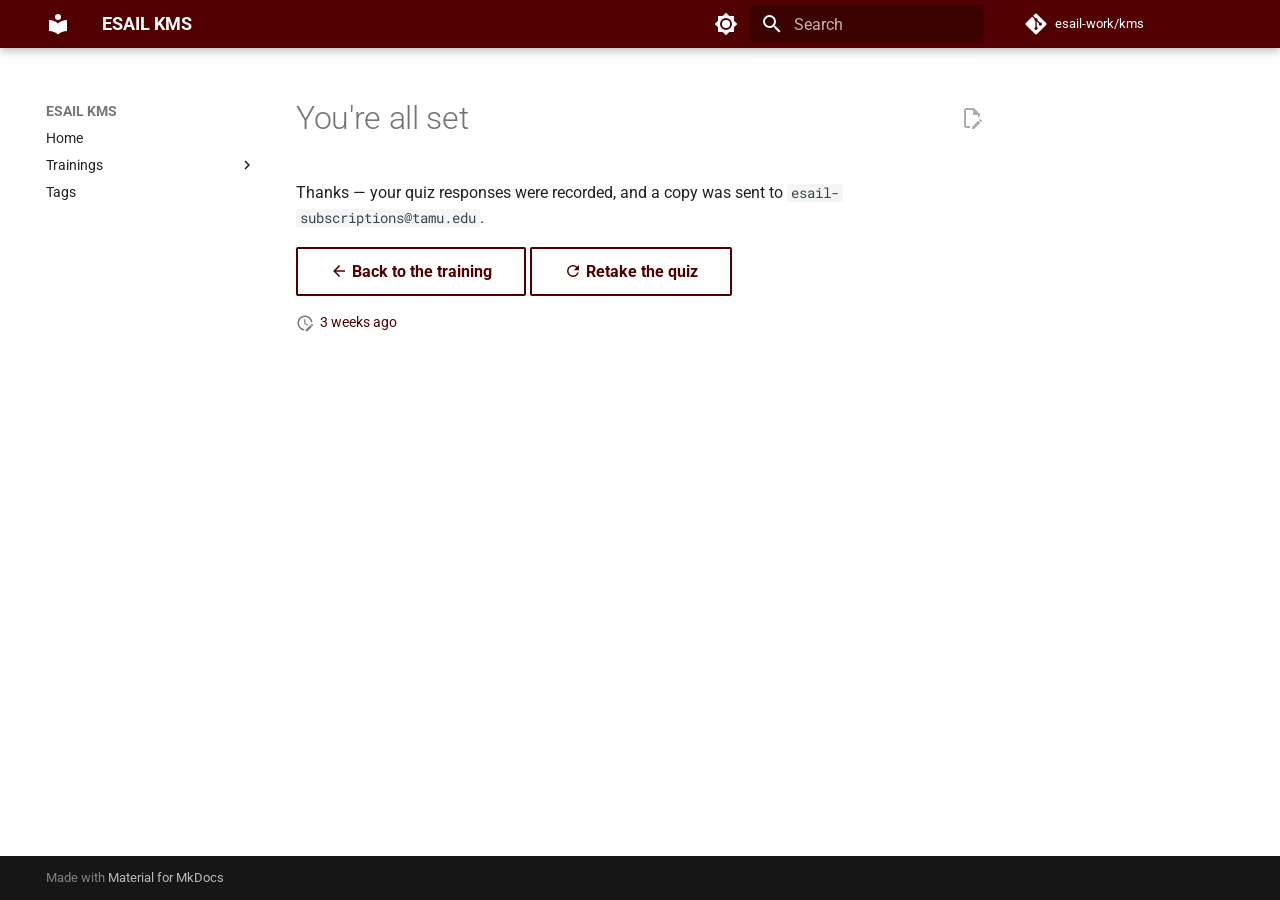
<file: trainings/file-naming-convention/thank-you/index.html>
<!doctype html>
<html lang="en" class="no-js">
  <head>
    
      <meta charset="utf-8">
      <meta name="viewport" content="width=device-width,initial-scale=1">
      
        <meta name="description" content="ESAIL training and tutorials">
      
      
      
        <link rel="canonical" href="https://kms.esail.work/trainings/file-naming-convention/thank-you/">
      
      
      
      
        
      
      
      <link rel="icon" href="../../../assets/images/favicon.png">
      <meta name="generator" content="mkdocs-1.6.1, mkdocs-material-9.8.1">
    
    
      
        <title>You're all set - ESAIL KMS</title>
      
    
    
      <link rel="stylesheet" href="../../../assets/stylesheets/main.57a0d79d.min.css">
      
        
        <link rel="stylesheet" href="../../../assets/stylesheets/palette.fb2fffe2.min.css">
      
      


    
    
      
    
    
      
        
        
        <link rel="preconnect" href="https://fonts.gstatic.com" crossorigin>
        <link rel="stylesheet" href="https://fonts.googleapis.com/css?family=Roboto:300,300i,400,400i,700,700i%7CRoboto+Mono:400,400i,700,700i&display=fallback">
        <style>:root{--md-text-font:"Roboto";--md-code-font:"Roboto Mono"}</style>
      
    
    
      <link rel="stylesheet" href="../../../css/timeago.css">
    
      <link rel="stylesheet" href="../../../stylesheets/extra.css">
    
    <script>__md_scope=new URL("../../..",location),__md_hash=e=>[...e].reduce(((e,_)=>(e<<5)-e+_.charCodeAt(0)),0),__md_get=(e,_=localStorage,t=__md_scope)=>JSON.parse(_.getItem(t.pathname+"."+e)),__md_set=(e,_,t=localStorage,a=__md_scope)=>{try{t.setItem(a.pathname+"."+e,JSON.stringify(_))}catch(e){}}</script>
    
      

    
    
  </head>
  
  
    
    
      
    
    
    
    
    <body dir="ltr" data-md-color-scheme="default" data-md-color-primary="custom" data-md-color-accent="custom">
  
    
    <input class="md-toggle" data-md-toggle="drawer" type="checkbox" id="__drawer" autocomplete="off">
    <input class="md-toggle" data-md-toggle="search" type="checkbox" id="__search" autocomplete="off">
    <label class="md-overlay" for="__drawer"></label>
    <div data-md-component="skip">
      
        
        <a href="#youre-all-set" class="md-skip">
          Skip to content
        </a>
      
    </div>
    <div data-md-component="announce">
      
    </div>
    
    
      

  

<header class="md-header md-header--shadow" data-md-component="header">
  <nav class="md-header__inner md-grid" aria-label="Header">
    <a href="../../.." title="ESAIL KMS" class="md-header__button md-logo" aria-label="ESAIL KMS" data-md-component="logo">
      
  
  <svg xmlns="http://www.w3.org/2000/svg" viewBox="0 0 24 24"><path d="M12 8a3 3 0 0 0 3-3 3 3 0 0 0-3-3 3 3 0 0 0-3 3 3 3 0 0 0 3 3m0 3.54C9.64 9.35 6.5 8 3 8v11c3.5 0 6.64 1.35 9 3.54 2.36-2.19 5.5-3.54 9-3.54V8c-3.5 0-6.64 1.35-9 3.54"/></svg>

    </a>
    <label class="md-header__button md-icon" for="__drawer">
      
      <svg xmlns="http://www.w3.org/2000/svg" viewBox="0 0 24 24"><path d="M3 6h18v2H3zm0 5h18v2H3zm0 5h18v2H3z"/></svg>
    </label>
    <div class="md-header__title" data-md-component="header-title">
      <div class="md-header__ellipsis">
        <div class="md-header__topic">
          <span class="md-ellipsis">
            ESAIL KMS
          </span>
        </div>
        <div class="md-header__topic" data-md-component="header-topic">
          <span class="md-ellipsis">
            
              You're all set
            
          </span>
        </div>
      </div>
    </div>
    
      
        <form class="md-header__option" data-md-component="palette">
  
    
    
    
    <input class="md-option" data-md-color-media="(prefers-color-scheme: light)" data-md-color-scheme="default" data-md-color-primary="custom" data-md-color-accent="custom"  aria-label="Switch to dark mode"  type="radio" name="__palette" id="__palette_0">
    
      <label class="md-header__button md-icon" title="Switch to dark mode" for="__palette_1" hidden>
        <svg xmlns="http://www.w3.org/2000/svg" viewBox="0 0 24 24"><path d="M12 8a4 4 0 0 0-4 4 4 4 0 0 0 4 4 4 4 0 0 0 4-4 4 4 0 0 0-4-4m0 10a6 6 0 0 1-6-6 6 6 0 0 1 6-6 6 6 0 0 1 6 6 6 6 0 0 1-6 6m8-9.31V4h-4.69L12 .69 8.69 4H4v4.69L.69 12 4 15.31V20h4.69L12 23.31 15.31 20H20v-4.69L23.31 12z"/></svg>
      </label>
    
  
    
    
    
    <input class="md-option" data-md-color-media="(prefers-color-scheme: dark)" data-md-color-scheme="slate" data-md-color-primary="custom" data-md-color-accent="custom"  aria-label="Switch to light mode"  type="radio" name="__palette" id="__palette_1">
    
      <label class="md-header__button md-icon" title="Switch to light mode" for="__palette_0" hidden>
        <svg xmlns="http://www.w3.org/2000/svg" viewBox="0 0 24 24"><path d="M12 18c-.89 0-1.74-.2-2.5-.55C11.56 16.5 13 14.42 13 12s-1.44-4.5-3.5-5.45C10.26 6.2 11.11 6 12 6a6 6 0 0 1 6 6 6 6 0 0 1-6 6m8-9.31V4h-4.69L12 .69 8.69 4H4v4.69L.69 12 4 15.31V20h4.69L12 23.31 15.31 20H20v-4.69L23.31 12z"/></svg>
      </label>
    
  
</form>
      
    
    
      <script>var palette=__md_get("__palette");if(palette&&palette.color){if("(prefers-color-scheme)"===palette.color.media){var media=matchMedia("(prefers-color-scheme: light)"),input=document.querySelector(media.matches?"[data-md-color-media='(prefers-color-scheme: light)']":"[data-md-color-media='(prefers-color-scheme: dark)']");palette.color.media=input.getAttribute("data-md-color-media"),palette.color.scheme=input.getAttribute("data-md-color-scheme"),palette.color.primary=input.getAttribute("data-md-color-primary"),palette.color.accent=input.getAttribute("data-md-color-accent")}for(var[key,value]of Object.entries(palette.color))document.body.setAttribute("data-md-color-"+key,value)}</script>
    
    
    
      
      
        <label class="md-header__button md-icon" for="__search">
          
          <svg xmlns="http://www.w3.org/2000/svg" viewBox="0 0 24 24"><path d="M9.5 3A6.5 6.5 0 0 1 16 9.5c0 1.61-.59 3.09-1.56 4.23l.27.27h.79l5 5-1.5 1.5-5-5v-.79l-.27-.27A6.52 6.52 0 0 1 9.5 16 6.5 6.5 0 0 1 3 9.5 6.5 6.5 0 0 1 9.5 3m0 2C7 5 5 7 5 9.5S7 14 9.5 14 14 12 14 9.5 12 5 9.5 5"/></svg>
        </label>
        <div class="md-search" data-md-component="search" role="dialog">
  <label class="md-search__overlay" for="__search"></label>
  <div class="md-search__inner" role="search">
    <form class="md-search__form" name="search">
      <input type="text" class="md-search__input" name="query" aria-label="Search" placeholder="Search" autocapitalize="off" autocorrect="off" autocomplete="off" spellcheck="false" data-md-component="search-query" required>
      <label class="md-search__icon md-icon" for="__search">
        
        <svg xmlns="http://www.w3.org/2000/svg" viewBox="0 0 24 24"><path d="M9.5 3A6.5 6.5 0 0 1 16 9.5c0 1.61-.59 3.09-1.56 4.23l.27.27h.79l5 5-1.5 1.5-5-5v-.79l-.27-.27A6.52 6.52 0 0 1 9.5 16 6.5 6.5 0 0 1 3 9.5 6.5 6.5 0 0 1 9.5 3m0 2C7 5 5 7 5 9.5S7 14 9.5 14 14 12 14 9.5 12 5 9.5 5"/></svg>
        
        <svg xmlns="http://www.w3.org/2000/svg" viewBox="0 0 24 24"><path d="M20 11v2H8l5.5 5.5-1.42 1.42L4.16 12l7.92-7.92L13.5 5.5 8 11z"/></svg>
      </label>
      <nav class="md-search__options" aria-label="Search">
        
        <button type="reset" class="md-search__icon md-icon" title="Clear" aria-label="Clear" tabindex="-1">
          
          <svg xmlns="http://www.w3.org/2000/svg" viewBox="0 0 24 24"><path d="M19 6.41 17.59 5 12 10.59 6.41 5 5 6.41 10.59 12 5 17.59 6.41 19 12 13.41 17.59 19 19 17.59 13.41 12z"/></svg>
        </button>
      </nav>
      
        <div class="md-search__suggest" data-md-component="search-suggest"></div>
      
    </form>
    <div class="md-search__output">
      <div class="md-search__scrollwrap" tabindex="0" data-md-scrollfix>
        <div class="md-search-result" data-md-component="search-result">
          <div class="md-search-result__meta">
            Initializing search
          </div>
          <ol class="md-search-result__list" role="presentation"></ol>
        </div>
      </div>
    </div>
  </div>
</div>
      
    
    
      <div class="md-header__source">
        <a href="https://github.com/esail-work/kms" title="Go to repository" class="md-source" data-md-component="source">
  <div class="md-source__icon md-icon">
    
    <svg xmlns="http://www.w3.org/2000/svg" viewBox="0 0 448 512"><!--! Font Awesome Free 7.1.0 by @fontawesome - https://fontawesome.com License - https://fontawesome.com/license/free (Icons: CC BY 4.0, Fonts: SIL OFL 1.1, Code: MIT License) Copyright 2025 Fonticons, Inc.--><path d="M439.6 236.1 244 40.5c-5.4-5.5-12.8-8.5-20.4-8.5s-15 3-20.4 8.4L162.5 81l51.5 51.5c27.1-9.1 52.7 16.8 43.4 43.7l49.7 49.7c34.2-11.8 61.2 31 35.5 56.7-26.5 26.5-70.2-2.9-56-37.3L240.3 199v121.9c25.3 12.5 22.3 41.8 9.1 55-6.4 6.4-15.2 10.1-24.3 10.1s-17.8-3.6-24.3-10.1c-17.6-17.6-11.1-46.9 11.2-56v-123c-20.8-8.5-24.6-30.7-18.6-45L142.6 101 8.5 235.1C3 240.6 0 247.9 0 255.5s3 15 8.5 20.4l195.6 195.7c5.4 5.4 12.7 8.4 20.4 8.4s15-3 20.4-8.4l194.7-194.7c5.4-5.4 8.4-12.8 8.4-20.4s-3-15-8.4-20.4"/></svg>
  </div>
  <div class="md-source__repository">
    esail-work/kms
  </div>
</a>
      </div>
    
  </nav>
  
</header>
    
    <div class="md-container" data-md-component="container">
      
      
        
          
        
      
      <main class="md-main" data-md-component="main">
        <div class="md-main__inner md-grid">
          
            
              
              <div class="md-sidebar md-sidebar--primary" data-md-component="sidebar" data-md-type="navigation" >
                <div class="md-sidebar__scrollwrap">
                  <div class="md-sidebar__inner">
                    



<nav class="md-nav md-nav--primary" aria-label="Navigation" data-md-level="0">
  <label class="md-nav__title" for="__drawer">
    <a href="../../.." title="ESAIL KMS" class="md-nav__button md-logo" aria-label="ESAIL KMS" data-md-component="logo">
      
  
  <svg xmlns="http://www.w3.org/2000/svg" viewBox="0 0 24 24"><path d="M12 8a3 3 0 0 0 3-3 3 3 0 0 0-3-3 3 3 0 0 0-3 3 3 3 0 0 0 3 3m0 3.54C9.64 9.35 6.5 8 3 8v11c3.5 0 6.64 1.35 9 3.54 2.36-2.19 5.5-3.54 9-3.54V8c-3.5 0-6.64 1.35-9 3.54"/></svg>

    </a>
    ESAIL KMS
  </label>
  
    <div class="md-nav__source">
      <a href="https://github.com/esail-work/kms" title="Go to repository" class="md-source" data-md-component="source">
  <div class="md-source__icon md-icon">
    
    <svg xmlns="http://www.w3.org/2000/svg" viewBox="0 0 448 512"><!--! Font Awesome Free 7.1.0 by @fontawesome - https://fontawesome.com License - https://fontawesome.com/license/free (Icons: CC BY 4.0, Fonts: SIL OFL 1.1, Code: MIT License) Copyright 2025 Fonticons, Inc.--><path d="M439.6 236.1 244 40.5c-5.4-5.5-12.8-8.5-20.4-8.5s-15 3-20.4 8.4L162.5 81l51.5 51.5c27.1-9.1 52.7 16.8 43.4 43.7l49.7 49.7c34.2-11.8 61.2 31 35.5 56.7-26.5 26.5-70.2-2.9-56-37.3L240.3 199v121.9c25.3 12.5 22.3 41.8 9.1 55-6.4 6.4-15.2 10.1-24.3 10.1s-17.8-3.6-24.3-10.1c-17.6-17.6-11.1-46.9 11.2-56v-123c-20.8-8.5-24.6-30.7-18.6-45L142.6 101 8.5 235.1C3 240.6 0 247.9 0 255.5s3 15 8.5 20.4l195.6 195.7c5.4 5.4 12.7 8.4 20.4 8.4s15-3 20.4-8.4l194.7-194.7c5.4-5.4 8.4-12.8 8.4-20.4s-3-15-8.4-20.4"/></svg>
  </div>
  <div class="md-source__repository">
    esail-work/kms
  </div>
</a>
    </div>
  
  <ul class="md-nav__list" data-md-scrollfix>
    
      
      
  
  
  
  
    <li class="md-nav__item">
      <a href="../../.." class="md-nav__link">
        
  
  
  <span class="md-ellipsis">
    
  
    Home
  

    
  </span>
  
  

      </a>
    </li>
  

    
      
      
  
  
  
  
    
    
      
        
          
        
      
        
      
    
    
    
    
    <li class="md-nav__item md-nav__item--nested">
      
        
        
        <input class="md-nav__toggle md-toggle " type="checkbox" id="__nav_2" >
        
          
          <div class="md-nav__link md-nav__container">
            <a href="../../" class="md-nav__link ">
              
  
  
  <span class="md-ellipsis">
    
  
    Trainings
  

    
  </span>
  
  

            </a>
            
              
              <label class="md-nav__link " for="__nav_2" id="__nav_2_label" tabindex="0">
                <span class="md-nav__icon md-icon"></span>
              </label>
            
          </div>
        
        <nav class="md-nav" data-md-level="1" aria-labelledby="__nav_2_label" aria-expanded="false">
          <label class="md-nav__title" for="__nav_2">
            <span class="md-nav__icon md-icon"></span>
            
  
    Trainings
  

          </label>
          <ul class="md-nav__list" data-md-scrollfix>
            
              
            
              
                
  
  
  
  
    
    
      
        
          
        
      
        
      
    
    
    
    
    <li class="md-nav__item md-nav__item--nested">
      
        
        
        <input class="md-nav__toggle md-toggle " type="checkbox" id="__nav_2_2" >
        
          
          <div class="md-nav__link md-nav__container">
            <a href="../" class="md-nav__link ">
              
  
  
  <span class="md-ellipsis">
    
  
    File Naming Convention
  

    
  </span>
  
  

            </a>
            
              
              <label class="md-nav__link " for="__nav_2_2" id="__nav_2_2_label" tabindex="0">
                <span class="md-nav__icon md-icon"></span>
              </label>
            
          </div>
        
        <nav class="md-nav" data-md-level="2" aria-labelledby="__nav_2_2_label" aria-expanded="false">
          <label class="md-nav__title" for="__nav_2_2">
            <span class="md-nav__icon md-icon"></span>
            
  
    File Naming Convention
  

          </label>
          <ul class="md-nav__list" data-md-scrollfix>
            
              
            
              
                
  
  
  
  
    <li class="md-nav__item">
      <a href="../quiz/" class="md-nav__link">
        
  
  
  <span class="md-ellipsis">
    
  
    Check Your Understanding
  

    
  </span>
  
  

      </a>
    </li>
  

              
            
          </ul>
        </nav>
      
    </li>
  

              
            
          </ul>
        </nav>
      
    </li>
  

    
      
      
  
  
  
  
    <li class="md-nav__item">
      <a href="../../../tags/" class="md-nav__link">
        
  
  
  <span class="md-ellipsis">
    
  
    Tags
  

    
  </span>
  
  

      </a>
    </li>
  

    
  </ul>
</nav>
                  </div>
                </div>
              </div>
            
            
              
              <div class="md-sidebar md-sidebar--secondary" data-md-component="sidebar" data-md-type="toc" >
                <div class="md-sidebar__scrollwrap">
                  <div class="md-sidebar__inner">
                    

<nav class="md-nav md-nav--secondary" aria-label="Table of contents">
  
  
  
    
  
  
</nav>
                  </div>
                </div>
              </div>
            
          
          
            <div class="md-content" data-md-component="content">
              
              <article class="md-content__inner md-typeset">
                
                  


  
    <a href="https://github.com/esail-work/kms/edit/main/docs/trainings/file-naming-convention/thank-you.md" title="Edit this page" class="md-content__button md-icon" rel="edit">
      
      <svg xmlns="http://www.w3.org/2000/svg" viewBox="0 0 24 24"><path d="M10 20H6V4h7v5h5v3.1l2-2V8l-6-6H6c-1.1 0-2 .9-2 2v16c0 1.1.9 2 2 2h4zm10.2-7c.1 0 .3.1.4.2l1.3 1.3c.2.2.2.6 0 .8l-1 1-2.1-2.1 1-1c.1-.1.2-.2.4-.2m0 3.9L14.1 23H12v-2.1l6.1-6.1z"/></svg>
    </a>
  
  


<h1 id="youre-all-set">You're all set<a class="headerlink" href="#youre-all-set" title="Permanent link">&para;</a></h1>
<p>Thanks — your quiz responses were recorded, and a copy was sent to <code>esail-subscriptions@tamu.edu</code>.</p>
<p><a class="md-button" href="../"><span class="twemoji"><svg xmlns="http://www.w3.org/2000/svg" viewBox="0 0 24 24"><path d="M20 11v2H8l5.5 5.5-1.42 1.42L4.16 12l7.92-7.92L13.5 5.5 8 11z"/></svg></span> Back to the training</a>
<a class="md-button" href="../quiz/"><span class="twemoji"><svg xmlns="http://www.w3.org/2000/svg" viewBox="0 0 24 24"><path d="M17.65 6.35A7.96 7.96 0 0 0 12 4a8 8 0 0 0-8 8 8 8 0 0 0 8 8c3.73 0 6.84-2.55 7.73-6h-2.08A5.99 5.99 0 0 1 12 18a6 6 0 0 1-6-6 6 6 0 0 1 6-6c1.66 0 3.14.69 4.22 1.78L13 11h7V4z"/></svg></span> Retake the quiz</a></p>







  
    
  
  


  <aside class="md-source-file">
    
      
  <span class="md-source-file__fact">
    <span class="md-icon" title="Last update">
      <svg xmlns="http://www.w3.org/2000/svg" viewBox="0 0 24 24"><path d="M21 13.1c-.1 0-.3.1-.4.2l-1 1 2.1 2.1 1-1c.2-.2.2-.6 0-.8l-1.3-1.3c-.1-.1-.2-.2-.4-.2m-1.9 1.8-6.1 6V23h2.1l6.1-6.1zM12.5 7v5.2l4 2.4-1 1L11 13V7zM11 21.9c-5.1-.5-9-4.8-9-9.9C2 6.5 6.5 2 12 2c5.3 0 9.6 4.1 10 9.3-.3-.1-.6-.2-1-.2s-.7.1-1 .2C19.6 7.2 16.2 4 12 4c-4.4 0-8 3.6-8 8 0 4.1 3.1 7.5 7.1 7.9l-.1.2z"/></svg>
    </span>
    
      <a href="https://github.com/esail-work/kms/commits/main/docs/trainings/file-naming-convention/thank-you.md" title="View change history"><span class="git-revision-date-localized-plugin git-revision-date-localized-plugin-timeago" title="November 12, 2026 15:42:43 UTC"><span class="timeago" datetime="2026-11-12T15:42:43+00:00" locale="en"></span></span><span class="git-revision-date-localized-plugin git-revision-date-localized-plugin-iso_date" title="November 12, 2026 15:42:43 UTC">2026-11-12</span></a>
    
  </span>

    
    
    
    
  </aside>





                
              </article>
            </div>
          
          
<script>var target=document.getElementById(location.hash.slice(1));target&&target.name&&(target.checked=target.name.startsWith("__tabbed_"))</script>
        </div>
        
          <button type="button" class="md-top md-icon" data-md-component="top" hidden>
  
  <svg xmlns="http://www.w3.org/2000/svg" viewBox="0 0 24 24"><path d="M13 20h-2V8l-5.5 5.5-1.42-1.42L12 4.16l7.92 7.92-1.42 1.42L13 8z"/></svg>
  Back to top
</button>
        
      </main>
      
        <footer class="md-footer">
  
    
  
  <div class="md-footer-meta md-typeset">
    <div class="md-footer-meta__inner md-grid">
      <div class="md-copyright">
  
  
    Made with
    <a href="https://squidfunk.github.io/mkdocs-material/" target="_blank" rel="noopener">
      Material for MkDocs
    </a>
  
</div>
      
    </div>
  </div>
</footer>
      
    </div>
    <div class="md-dialog" data-md-component="dialog">
      <div class="md-dialog__inner md-typeset"></div>
    </div>
    
    
    
      
      
      <script id="__config" type="application/json">{"annotate": null, "base": "../../..", "features": ["navigation.instant", "navigation.tracking", "navigation.indexes", "navigation.top", "navigation.footer", "content.code.copy", "content.action.edit", "search.suggest", "search.highlight"], "search": "../../../assets/javascripts/workers/search.a7633da7.min.js", "tags": null, "translations": {"clipboard.copied": "Copied to clipboard", "clipboard.copy": "Copy to clipboard", "search.result.more.one": "1 more on this page", "search.result.more.other": "# more on this page", "search.result.none": "No matching documents", "search.result.one": "1 matching document", "search.result.other": "# matching documents", "search.result.placeholder": "Type to start searching", "search.result.term.missing": "Missing", "select.version": "Select version"}, "version": null}</script>
    
    
      <script src="../../../assets/javascripts/bundle.a5f9d56c.min.js"></script>
      
        <script src="../../../js/timeago.min.js"></script>
      
        <script src="../../../js/timeago_mkdocs_material.js"></script>
      
    
  </body>
</html>
</file>
<file: css/timeago.css>
/*
 timeago output is dynamic, which breaks when you print a page.

 This CSS is only included when type: timeago
 and ensures fallback to type "iso_date" when printing.

 */

.git-revision-date-localized-plugin-iso_date { display: none }

@media print {
    .git-revision-date-localized-plugin-iso_date { display: inline }
    .git-revision-date-localized-plugin-timeago { display: none }
}
</file>
<file: stylesheets/extra.css>
/* TAMU maroon theme, carried over from github.com/gerrypedraza/presentations */

[data-md-color-primary=custom] {
  --md-primary-fg-color: #500000;
  --md-primary-fg-color--light: #732f2f;
  --md-primary-fg-color--dark: #3c0000;
  --md-primary-bg-color: #ffffff;
  --md-primary-bg-color--light: #ffffffb3;
}

[data-md-color-accent=custom] {
  --md-accent-fg-color: #732f2f;
  --md-accent-fg-color--transparent: #732f2f1a;
  --md-accent-bg-color: #ffffff;
  --md-accent-bg-color--light: #ffffffb3;
}

/* Maroon is too dark to read as link/accent text on the slate (dark) scheme's
   near-black background (contrast ~1:1) — lighten it there only. */
[data-md-color-scheme=slate][data-md-color-primary=custom] {
  --md-typeset-a-color: #d47070;
}

[data-md-color-scheme=slate][data-md-color-accent=custom] {
  --md-accent-fg-color: #d47070;
  --md-accent-fg-color--transparent: #d4707033;
}

/* .md-button (outline style, e.g. the download buttons) uses
   --md-primary-fg-color for its text/border via currentColor, same
   contrast problem as above. .md-button--primary is unaffected since
   it uses that color as a *background* with white text, which is
   fine in both themes.

   :not(:hover):not(:focus) matters: Material's own hover/focus rule
   (.md-typeset .md-button:hover) has the same specificity and sets
   color to --md-accent-bg-color (white) against a filled
   --md-accent-fg-color background. Without excluding hover/focus
   here, this rule's later position in the stylesheet would win and
   force the text to the *same* color as that fill, erasing it. */
[data-md-color-scheme=slate] .md-button:not(.md-button--primary):not(:hover):not(:focus) {
  color: var(--md-accent-fg-color);
}

/* Heading permalinks (the paragraph-mark next to each heading) stay
   fully functional — still a real link, still clickable, still
   revealed by keyboard focus for accessibility — just visually
   blended into the page background instead of shown in the accent
   color, since the table of contents already covers jumping to any
   section. */
.md-typeset .headerlink,
.md-typeset .headerlink:focus,
.md-typeset .headerlink:hover,
.md-typeset :target > .headerlink {
  color: var(--md-default-bg-color);
}
</file>
<file: assets/stylesheets/main.57a0d79d.min.css>
@charset "UTF-8";html{box-sizing:border-box;-webkit-text-size-adjust:none;-moz-text-size-adjust:none;text-size-adjust:none}*,:after,:before{box-sizing:inherit}@media(prefers-reduced-motion){*,:after,:before{transition:none!important}}body{margin:0;-webkit-font-smoothing:antialiased;-moz-osx-font-smoothing:grayscale;--md-text-font-family:var(--md-text-font, _),
    -apple-system, BlinkMacSystemFont, Helvetica, Arial, sans-serif;--md-code-font-family:var(--md-code-font, _),
    SFMono-Regular, Consolas, Menlo, monospace}.md-typeset code:not(.focus-visible),a,button,input,label{-webkit-tap-highlight-color:transparent}a{color:inherit;text-decoration:none}hr{box-sizing:initial;display:block;height:.05rem;padding:0;overflow:visible;border:0}small{font-size:80%}sub,sup{line-height:1em}img{border-style:none}table{border-spacing:0;border-collapse:initial}td,th{font-weight:400;vertical-align:top}button{padding:0;margin:0;font-family:inherit;font-size:inherit;background:#0000;border:0}input{border:0;outline:none}:root{--md-primary-fg-color:#4051b5;--md-primary-fg-color--light:#5d6cc0;--md-primary-fg-color--dark:#303fa1;--md-primary-bg-color:#fff;--md-primary-bg-color--light:#ffffffb3;--md-accent-fg-color:#526cfe;--md-accent-fg-color--transparent:#526cfe1a;--md-accent-bg-color:#fff;--md-accent-bg-color--light:#ffffffb3;--md-typeset-table-sort-icon:url("data:image/svg+xml;charset=utf-8,<svg xmlns='http://www.w3.org/2000/svg' viewBox='0 0 24 24'><path d='m18 21-4-4h3V7h-3l4-4 4 4h-3v10h3M2 19v-2h10v2M2 13v-2h7v2M2 7V5h4v2z'/></svg>");--md-typeset-table-sort-icon--asc:url("data:image/svg+xml;charset=utf-8,<svg xmlns='http://www.w3.org/2000/svg' viewBox='0 0 24 24'><path d='M19 17h3l-4 4-4-4h3V3h2M2 17h10v2H2M6 5v2H2V5m0 6h7v2H2z'/></svg>");--md-typeset-table-sort-icon--desc:url("data:image/svg+xml;charset=utf-8,<svg xmlns='http://www.w3.org/2000/svg' viewBox='0 0 24 24'><path d='M19 7h3l-4-4-4 4h3v14h2M2 17h10v2H2M6 5v2H2V5m0 6h7v2H2z'/></svg>")}[data-md-color-scheme=default]{color-scheme:light}[data-md-color-scheme=default] img[src$="#gh-dark-mode-only"],[data-md-color-scheme=default] img[src$="#only-dark"]{display:none}:root,[data-md-color-scheme=default]{--md-hue:225deg;--md-default-fg-color:#000000de;--md-default-fg-color--light:#0000008a;--md-default-fg-color--lighter:#00000052;--md-default-fg-color--lightest:#00000012;--md-default-bg-color:#fff;--md-default-bg-color--light:#ffffffb3;--md-default-bg-color--lighter:#ffffff4d;--md-default-bg-color--lightest:#ffffff1f;--md-code-fg-color:#36464e;--md-code-bg-color:#f5f5f5;--md-code-bg-color--light:#f5f5f5b3;--md-code-bg-color--lighter:#f5f5f54d;--md-code-hl-color:#4287ff;--md-code-hl-color--light:#4287ff1a;--md-code-hl-number-color:#d52a2a;--md-code-hl-special-color:#db1457;--md-code-hl-function-color:#a846b9;--md-code-hl-constant-color:#6e59d9;--md-code-hl-keyword-color:#3f6ec6;--md-code-hl-string-color:#1c7d4d;--md-code-hl-name-color:var(--md-code-fg-color);--md-code-hl-operator-color:var(--md-default-fg-color--light);--md-code-hl-punctuation-color:var(--md-default-fg-color--light);--md-code-hl-comment-color:var(--md-default-fg-color--light);--md-code-hl-generic-color:var(--md-default-fg-color--light);--md-code-hl-variable-color:var(--md-default-fg-color--light);--md-typeset-color:var(--md-default-fg-color);--md-typeset-a-color:var(--md-primary-fg-color);--md-typeset-del-color:#f5503d26;--md-typeset-ins-color:#0bd57026;--md-typeset-kbd-color:#fafafa;--md-typeset-kbd-accent-color:#fff;--md-typeset-kbd-border-color:#b8b8b8;--md-typeset-mark-color:#ffff0080;--md-typeset-table-color:#0000001f;--md-typeset-table-color--light:#00000009;--md-admonition-fg-color:var(--md-default-fg-color);--md-admonition-bg-color:var(--md-default-bg-color);--md-warning-fg-color:#000000de;--md-warning-bg-color:#ff9;--md-footer-fg-color:#fff;--md-footer-fg-color--light:#ffffffb3;--md-footer-fg-color--lighter:#ffffff73;--md-footer-bg-color:#000000de;--md-footer-bg-color--dark:#00000052;--md-shadow-z1:0 0.2rem 0.5rem #0000000d,
    0 0 0.05rem #0000001a;--md-shadow-z2:0 0.2rem 0.5rem #0000001a,
    0 0 0.05rem #00000040;--md-shadow-z3:0 0.2rem 0.5rem #0003,
    0 0 0.05rem #00000059}.md-icon svg{display:block;width:1.2rem;height:1.2rem;fill:currentcolor}aside,body,input{font-family:var(--md-text-font-family);font-feature-settings:"kern","liga";color:var(--md-typeset-color)}code,kbd,pre{font-family:var(--md-code-font-family);font-feature-settings:"kern"}.md-typeset{font-size:.8rem;line-height:1.6;overflow-wrap:break-word;-webkit-print-color-adjust:exact;color-adjust:exact}@media print{.md-typeset{font-size:.68rem}.md-typeset code,.md-typeset kbd,.md-typeset pre{white-space:pre-wrap}}.md-typeset blockquote,.md-typeset dl,.md-typeset figure,.md-typeset ol,.md-typeset pre,.md-typeset ul{margin-top:1em;margin-bottom:1em}.md-typeset h1{margin:0 0 1.25em;font-size:2em;line-height:1.3;color:var(--md-default-fg-color--light)}.md-typeset h1,.md-typeset h2{font-weight:300;letter-spacing:-.01em}.md-typeset h2{margin:1.6em 0 .64em;font-size:1.5625em;line-height:1.4}.md-typeset h3{margin:1.6em 0 .8em;font-size:1.25em;font-weight:400;line-height:1.5;letter-spacing:-.01em}.md-typeset h2+h3{margin-top:.8em}.md-typeset h4{margin:1em 0;font-weight:700;letter-spacing:-.01em}.md-typeset h5,.md-typeset h6{margin:1.25em 0;font-size:.8em;font-weight:700;color:var(--md-default-fg-color--light);letter-spacing:-.01em}.md-typeset h5{text-transform:uppercase}.md-typeset h5 code{text-transform:none}.md-typeset hr{display:flow-root;margin:1.5em 0;border-bottom:.05rem solid var(--md-default-fg-color--lightest)}.md-typeset a{color:var(--md-typeset-a-color);word-break:break-word}.md-typeset a,.md-typeset a:before{transition:color 125ms}.md-typeset a:focus,.md-typeset a:hover{color:var(--md-accent-fg-color)}.md-typeset a:focus code,.md-typeset a:hover code{color:var(--md-accent-fg-color);background-color:var(--md-accent-fg-color--transparent)}.md-typeset a code{color:var(--md-typeset-a-color)}.md-typeset a.focus-visible{outline-color:var(--md-accent-fg-color);outline-offset:.2rem}.md-typeset code,.md-typeset kbd,.md-typeset pre{font-variant-ligatures:none;color:var(--md-code-fg-color);direction:ltr;transition:background-color 125ms}.md-typeset code{padding:0 .2941176471em;font-size:.85em;word-break:break-word;background-color:var(--md-code-bg-color);border-radius:.1rem;-webkit-box-decoration-break:clone;box-decoration-break:clone;transition:color 125ms,background-color 125ms}.md-typeset code:not(.focus-visible){outline:none}.md-typeset pre{position:relative;display:flow-root;line-height:1.4}.md-typeset pre>code{display:block;padding:.7720588235em 1.1764705882em;margin:0;overflow:auto;word-break:normal;touch-action:auto;scrollbar-color:var(--md-default-fg-color--lighter) #0000;scrollbar-width:thin;outline-color:var(--md-accent-fg-color);box-shadow:none;-webkit-box-decoration-break:slice;box-decoration-break:slice}.md-typeset pre>code:hover{scrollbar-color:var(--md-accent-fg-color) #0000}.md-typeset pre>code::-webkit-scrollbar{width:.2rem;height:.2rem}.md-typeset pre>code::-webkit-scrollbar-thumb{background-color:var(--md-default-fg-color--lighter)}.md-typeset pre>code::-webkit-scrollbar-thumb:hover{background-color:var(--md-accent-fg-color)}.md-typeset kbd{display:inline-block;padding:0 .6666666667em;font-size:.75em;color:var(--md-default-fg-color);word-break:break-word;vertical-align:text-top;background-color:var(--md-typeset-kbd-color);border-radius:.1rem;box-shadow:0 .1rem 0 .05rem var(--md-typeset-kbd-border-color),0 .1rem 0 var(--md-typeset-kbd-border-color),0 -.1rem .2rem var(--md-typeset-kbd-accent-color) inset}.md-typeset mark{color:inherit;word-break:break-word;background-color:var(--md-typeset-mark-color);-webkit-box-decoration-break:clone;box-decoration-break:clone}.md-typeset abbr{text-decoration:none;cursor:help}.md-typeset [data-preview],.md-typeset abbr{border-bottom:.05rem dotted var(--md-default-fg-color--light)}.md-typeset small{opacity:.75}[dir=ltr] .md-typeset sub,[dir=ltr] .md-typeset sup{margin-left:.078125em}[dir=rtl] .md-typeset sub,[dir=rtl] .md-typeset sup{margin-right:.078125em}[dir=ltr] .md-typeset blockquote{padding-left:.6rem;border-left:.2rem solid var(--md-default-fg-color--lighter)}[dir=rtl] .md-typeset blockquote{padding-right:.6rem;border-right:.2rem solid var(--md-default-fg-color--lighter)}.md-typeset blockquote{margin-left:0;margin-right:0;color:var(--md-default-fg-color--light)}.md-typeset ul{list-style-type:disc}.md-typeset ul[type]{list-style-type:revert-layer}[dir=ltr] .md-typeset ol,[dir=ltr] .md-typeset ol li ol,[dir=ltr] .md-typeset ol li ul,[dir=ltr] .md-typeset ul,[dir=ltr] .md-typeset ul li ol,[dir=ltr] .md-typeset ul li ul{margin-left:.625em}[dir=rtl] .md-typeset ol,[dir=rtl] .md-typeset ol li ol,[dir=rtl] .md-typeset ol li ul,[dir=rtl] .md-typeset ul,[dir=rtl] .md-typeset ul li ol,[dir=rtl] .md-typeset ul li ul{margin-right:.625em}.md-typeset ol,.md-typeset ul{padding:0}.md-typeset ol:not([hidden]),.md-typeset ul:not([hidden]){display:flow-root}.md-typeset ol ol,.md-typeset ul ol{list-style-type:lower-alpha}.md-typeset ol ol ol,.md-typeset ul ol ol{list-style-type:lower-roman}.md-typeset ol ol ol ol,.md-typeset ul ol ol ol{list-style-type:upper-alpha}.md-typeset ol ol ol ol ol,.md-typeset ul ol ol ol ol{list-style-type:upper-roman}.md-typeset ol[type],.md-typeset ul[type]{list-style-type:revert-layer}[dir=ltr] .md-typeset ol li,[dir=ltr] .md-typeset ul li{margin-left:1.25em}[dir=rtl] .md-typeset ol li,[dir=rtl] .md-typeset ul li{margin-right:1.25em}.md-typeset ol li,.md-typeset ul li{margin-bottom:.5em}.md-typeset ol li blockquote,.md-typeset ol li p,.md-typeset ul li blockquote,.md-typeset ul li p{margin:.5em 0}.md-typeset ol li:last-child,.md-typeset ul li:last-child{margin-bottom:0}.md-typeset ol li ol,.md-typeset ol li ul,.md-typeset ul li ol,.md-typeset ul li ul{margin-top:.5em;margin-bottom:.5em}[dir=ltr] .md-typeset dd{margin-left:1.875em}[dir=rtl] .md-typeset dd{margin-right:1.875em}.md-typeset dd{margin-top:1em;margin-bottom:1.5em}.md-typeset img,.md-typeset svg,.md-typeset video{max-width:100%;height:auto}.md-typeset img[align=left]{margin:1em 1em 1em 0}.md-typeset img[align=right]{margin:1em 0 1em 1em}.md-typeset img[align]:only-child{margin-top:0}.md-typeset figure{display:flow-root;width:fit-content;max-width:100%;margin:1em auto;text-align:center}.md-typeset figure img{display:block;margin:0 auto}.md-typeset figcaption{max-width:24rem;margin:1em auto;font-style:italic}.md-typeset iframe{max-width:100%}.md-typeset table:not([class]){display:inline-block;max-width:100%;overflow:auto;font-size:.64rem;touch-action:auto;background-color:var(--md-default-bg-color);border:.05rem solid var(--md-typeset-table-color);border-radius:.1rem}@media print{.md-typeset table:not([class]){display:table}}.md-typeset table:not([class])+*{margin-top:1.5em}.md-typeset table:not([class]) td>:first-child,.md-typeset table:not([class]) th>:first-child{margin-top:0}.md-typeset table:not([class]) td>:last-child,.md-typeset table:not([class]) th>:last-child{margin-bottom:0}.md-typeset table:not([class]) td:not([align]),.md-typeset table:not([class]) th:not([align]){text-align:left}[dir=rtl] .md-typeset table:not([class]) td:not([align]),[dir=rtl] .md-typeset table:not([class]) th:not([align]){text-align:right}.md-typeset table:not([class]) th{min-width:5rem;padding:.9375em 1.25em;font-weight:700;vertical-align:top}.md-typeset table:not([class]) td{padding:.9375em 1.25em;vertical-align:top;border-top:.05rem solid var(--md-typeset-table-color)}.md-typeset table:not([class]) tbody tr{transition:background-color 125ms}.md-typeset table:not([class]) tbody tr:hover{background-color:var(--md-typeset-table-color--light);box-shadow:0 .05rem 0 var(--md-default-bg-color) inset}.md-typeset table:not([class]) a{word-break:normal}.md-typeset table th[role=columnheader]{cursor:pointer}[dir=ltr] .md-typeset table th[role=columnheader]:after{margin-left:.5em}[dir=rtl] .md-typeset table th[role=columnheader]:after{margin-right:.5em}.md-typeset table th[role=columnheader]:after{display:inline-block;width:1.2em;height:1.2em;vertical-align:text-bottom;content:"";-webkit-mask-image:var(--md-typeset-table-sort-icon);mask-image:var(--md-typeset-table-sort-icon);-webkit-mask-repeat:no-repeat;mask-repeat:no-repeat;-webkit-mask-size:contain;mask-size:contain;transition:background-color 125ms}.md-typeset table th[role=columnheader]:hover:after{background-color:var(--md-default-fg-color--lighter)}.md-typeset table th[role=columnheader][aria-sort=ascending]:after{background-color:var(--md-default-fg-color--light);-webkit-mask-image:var(--md-typeset-table-sort-icon--asc);mask-image:var(--md-typeset-table-sort-icon--asc)}.md-typeset table th[role=columnheader][aria-sort=descending]:after{background-color:var(--md-default-fg-color--light);-webkit-mask-image:var(--md-typeset-table-sort-icon--desc);mask-image:var(--md-typeset-table-sort-icon--desc)}.md-typeset__scrollwrap{margin:1em -.8rem;overflow-x:auto;touch-action:auto}.md-typeset__table{display:inline-block;padding:0 .8rem;margin-bottom:.5em}@media print{.md-typeset__table{display:block}}html .md-typeset__table table{display:table;width:100%;margin:0;overflow:hidden}@media screen and (max-width:44.984375em){.md-content__inner>pre{margin:1em -.8rem}.md-content__inner>pre code{border-radius:0}}.md-typeset .md-author{position:relative;display:block;flex-shrink:0;width:1.6rem;height:1.6rem;overflow:hidden;border-radius:100%;transition:color 125ms,transform 125ms}.md-typeset .md-author img{display:block}.md-typeset .md-author--more{font-size:.6rem;font-weight:700;line-height:1.6rem;color:var(--md-default-fg-color--lighter);text-align:center;background:var(--md-default-fg-color--lightest)}.md-typeset .md-author--long{width:2.4rem;height:2.4rem}.md-typeset a.md-author{transform:scale(1)}.md-typeset a.md-author img{filter:grayscale(100%) opacity(75%);border-radius:100%;transition:filter 125ms}.md-typeset a.md-author:focus,.md-typeset a.md-author:hover{z-index:1;transform:scale(1.1)}.md-typeset a.md-author:focus img,.md-typeset a.md-author:hover img{filter:grayscale(0)}.md-banner{overflow:auto;color:var(--md-footer-fg-color);background-color:var(--md-footer-bg-color)}@media print{.md-banner{display:none}}.md-banner--warning{color:var(--md-warning-fg-color);background-color:var(--md-warning-bg-color)}.md-banner__inner{padding:0 .8rem;margin:.6rem auto;font-size:.7rem}[dir=ltr] .md-banner__button{float:right}[dir=rtl] .md-banner__button{float:left}.md-banner__button{color:inherit;cursor:pointer;transition:opacity .25s}.no-js .md-banner__button{display:none}.md-banner__button:hover{opacity:.7}html{height:100%;overflow-x:hidden;font-size:125%}@media screen and (min-width:100em){html{font-size:137.5%}}@media screen and (min-width:125em){html{font-size:150%}}body{position:relative;display:flex;flex-direction:column;width:100%;min-height:100%;font-size:.5rem;background-color:var(--md-default-bg-color)}@media print{body{display:block}}@media screen and (max-width:59.984375em){body[data-md-scrolllock]{position:fixed}}.md-grid{max-width:61rem;margin-left:auto;margin-right:auto}.md-container{display:flex;flex-grow:1;flex-direction:column}@media print{.md-container{display:block}}.md-main{flex-grow:1}.md-main__inner{display:flex;height:100%;margin-top:1.5rem}.md-ellipsis{overflow:hidden;text-overflow:ellipsis}.md-toggle{display:none}.md-option{position:absolute;width:0;height:0;opacity:0}.md-option:checked+label:not([hidden]){display:block}.md-option.focus-visible+label{outline-style:auto;outline-color:var(--md-accent-fg-color)}.md-skip{position:fixed;z-index:-1;padding:.3rem .5rem;margin:.5rem;font-size:.64rem;color:var(--md-default-bg-color);background-color:var(--md-default-fg-color);border-radius:.1rem;outline-color:var(--md-accent-fg-color);opacity:0;transform:translateY(.4rem)}.md-skip:focus{z-index:10;opacity:1;transition:transform .25s cubic-bezier(.4,0,.2,1),opacity 175ms 75ms;transform:translateY(0)}@page{margin:25mm}:root{--md-clipboard-icon:url("data:image/svg+xml;charset=utf-8,<svg xmlns='http://www.w3.org/2000/svg' viewBox='0 0 24 24'><path d='M19 21H8V7h11m0-2H8a2 2 0 0 0-2 2v14a2 2 0 0 0 2 2h11a2 2 0 0 0 2-2V7a2 2 0 0 0-2-2m-3-4H4a2 2 0 0 0-2 2v14h2V3h12z'/></svg>");--md-code-select-icon:url("data:image/svg+xml;charset=utf-8,<svg xmlns='http://www.w3.org/2000/svg' viewBox='0 0 24 24'><path d='M19 19h-4v2h4c1.1 0 2-.9 2-2v-4h-2m0-12h-4v2h4v4h2V5c0-1.1-.9-2-2-2M5 5h4V3H5c-1.1 0-2 .9-2 2v4h2m0 6H3v4c0 1.1.9 2 2 2h4v-2H5zm2-4h2v2H7zm4 0h2v2h-2zm4 0h2v2h-2zM7 7h2v2H7zm4 0h2v2h-2zm4 0h2v2h-2zm-8 8h2v2H7zm4 0h2v2h-2zm4 0h2v2h-2z'/></svg>");--md-code-copy-icon:url("data:image/svg+xml;charset=utf-8,<svg xmlns='http://www.w3.org/2000/svg' viewBox='0 0 24 24'><path d='M19 21H8V7h11m0-2H8a2 2 0 0 0-2 2v14a2 2 0 0 0 2 2h11a2 2 0 0 0 2-2V7a2 2 0 0 0-2-2m-3-4H4a2 2 0 0 0-2 2v14h2V3h12z'/></svg>")}.md-clipboard{z-index:1;width:1.5em;height:1.5em;color:var(--md-default-fg-color--lightest);cursor:pointer;border-radius:.1rem;outline-color:var(--md-accent-fg-color);outline-offset:.1rem;transition:color .25s}@media print{.md-clipboard{display:none}}.md-clipboard:not(.focus-visible){outline:none;-webkit-tap-highlight-color:transparent}:hover>.md-clipboard{color:var(--md-default-fg-color--light)}.md-clipboard:focus,.md-clipboard:hover{color:var(--md-accent-fg-color)}.md-clipboard:after{display:block;width:1.125em;height:1.125em;margin:0 auto;content:"";background-color:currentcolor;-webkit-mask-image:var(--md-clipboard-icon);mask-image:var(--md-clipboard-icon);-webkit-mask-repeat:no-repeat;mask-repeat:no-repeat;-webkit-mask-position:center;mask-position:center;-webkit-mask-size:contain;mask-size:contain}.md-clipboard--inline{cursor:pointer}.md-clipboard--inline code{transition:color .25s,background-color .25s}.md-clipboard--inline:focus code,.md-clipboard--inline:hover code{color:var(--md-accent-fg-color);background-color:var(--md-accent-fg-color--transparent)}.md-typeset .md-code__content{display:grid}.md-code__nav{position:absolute;top:.25em;right:.25em;z-index:1;display:flex;gap:.2rem;padding:.2rem;background-color:var(--md-code-bg-color--lighter);border-radius:.1rem;transition:background-color .25s}:hover>.md-code__nav{background-color:var(--md-code-bg-color--light)}.md-code__button{display:block;width:1.5em;height:1.5em;color:var(--md-default-fg-color--lightest);cursor:pointer;outline-color:var(--md-accent-fg-color);outline-offset:.1rem;transition:color .25s}:hover>*>.md-code__button{color:var(--md-default-fg-color--light)}.md-code__button.focus-visible,.md-code__button:hover{color:var(--md-accent-fg-color)}.md-code__button--active{color:var(--md-default-fg-color)!important}.md-code__button:after{display:block;width:1.125em;height:1.125em;margin:0 auto;content:"";background-color:currentcolor;-webkit-mask-repeat:no-repeat;mask-repeat:no-repeat;-webkit-mask-position:center;mask-position:center;-webkit-mask-size:contain;mask-size:contain}.md-code__button[data-md-type=select]:after{-webkit-mask-image:var(--md-code-select-icon);mask-image:var(--md-code-select-icon)}.md-code__button[data-md-type=copy]:after{-webkit-mask-image:var(--md-code-copy-icon);mask-image:var(--md-code-copy-icon)}@keyframes consent{0%{opacity:0;transform:translateY(100%)}to{opacity:1;transform:translateY(0)}}@keyframes overlay{0%{opacity:0}to{opacity:1}}.md-consent__overlay{position:fixed;top:0;z-index:5;width:100%;height:100%;background-color:#0000008a;-webkit-backdrop-filter:blur(.1rem);backdrop-filter:blur(.1rem);opacity:1;animation:overlay .25s both}.md-consent__inner{position:fixed;bottom:0;z-index:5;width:100%;max-height:100%;padding:0;overflow:auto;background-color:var(--md-default-bg-color);border:0;border-radius:.1rem;box-shadow:0 0 .2rem #0000001a,0 .2rem .4rem #0003;animation:consent .5s cubic-bezier(.1,.7,.1,1) both}.md-consent__form{padding:.8rem}.md-consent__settings{display:none;margin:1em 0}input:checked+.md-consent__settings{display:block}.md-consent__controls{margin-bottom:.8rem}.md-typeset .md-consent__controls .md-button{display:inline}@media screen and (max-width:44.984375em){.md-typeset .md-consent__controls .md-button{display:block;width:100%;margin-top:.4rem;text-align:center}}.md-consent label{cursor:pointer}.md-content{flex-grow:1;min-width:0}.md-content__inner{padding-top:.6rem;margin:0 .8rem 1.2rem}@media screen and (min-width:76.25em){[dir=ltr] .md-sidebar--primary:not([hidden])~.md-content>.md-content__inner,[dir=rtl] .md-sidebar--secondary:not([hidden])~.md-content>.md-content__inner{margin-left:1.2rem}[dir=ltr] .md-sidebar--secondary:not([hidden])~.md-content>.md-content__inner,[dir=rtl] .md-sidebar--primary:not([hidden])~.md-content>.md-content__inner{margin-right:1.2rem}}.md-content__inner:before{display:block;height:.4rem;content:""}.md-content__inner>:last-child{margin-bottom:0}[dir=ltr] .md-content__button{float:right;margin-left:.4rem}[dir=rtl] .md-content__button{float:left;margin-right:.4rem}.md-content__button{padding:0;margin:.4rem 0}@media print{.md-content__button{display:none}}.md-typeset .md-content__button{color:var(--md-default-fg-color--lighter)}.md-content__button svg{display:inline;vertical-align:top}[dir=rtl] .md-content__button svg{transform:scaleX(-1)}[dir=ltr] .md-dialog{right:.8rem}[dir=rtl] .md-dialog{left:.8rem}.md-dialog{position:fixed;bottom:.8rem;z-index:4;min-width:11.1rem;padding:.4rem .6rem;pointer-events:none;background-color:var(--md-default-fg-color);border-radius:.1rem;box-shadow:var(--md-shadow-z3);opacity:0;transition:transform 0s .4s,opacity .4s;transform:translateY(100%)}@media print{.md-dialog{display:none}}.md-dialog--active{pointer-events:auto;opacity:1;transition:transform .4s cubic-bezier(.075,.85,.175,1),opacity .4s;transform:translateY(0)}.md-dialog__inner{font-size:.7rem;color:var(--md-default-bg-color)}.md-feedback{margin:2em 0 1em;text-align:center}.md-feedback fieldset{padding:0;margin:0;border:none}.md-feedback__title{margin:1em auto;font-weight:700}.md-feedback__inner{position:relative}.md-feedback__list{position:relative;display:flex;flex-wrap:wrap;place-content:baseline center}.md-feedback__list:hover .md-icon:not(:disabled){color:var(--md-default-fg-color--lighter)}:disabled .md-feedback__list{min-height:1.8rem}.md-feedback__icon{flex-shrink:0;margin:0 .1rem;color:var(--md-default-fg-color--light);cursor:pointer;transition:color 125ms}.md-feedback__icon:not(:disabled).md-icon:hover{color:var(--md-accent-fg-color)}.md-feedback__icon:disabled{color:var(--md-default-fg-color--lightest);pointer-events:none}.md-feedback__note{position:relative;opacity:0;transition:transform .4s cubic-bezier(.1,.7,.1,1),opacity .15s;transform:translateY(.4rem)}.md-feedback__note>*{max-width:16rem;margin:0 auto}:disabled .md-feedback__note{opacity:1;transform:translateY(0)}@media print{.md-feedback,.md-footer{display:none}}.md-footer{color:var(--md-footer-fg-color);background-color:var(--md-footer-bg-color)}.md-footer__inner{justify-content:space-between;padding:.2rem;overflow:auto}.md-footer__inner:not([hidden]){display:flex}.md-footer__link{display:flex;flex-grow:.01;align-items:end;max-width:100%;margin-top:1rem;margin-bottom:.4rem;overflow:hidden;outline-color:var(--md-accent-fg-color);transition:opacity .25s}.md-footer__link:focus,.md-footer__link:hover{opacity:.7}[dir=rtl] .md-footer__link svg{transform:scaleX(-1)}@media screen and (max-width:44.984375em){.md-footer__link--prev{flex-shrink:0}.md-footer__link--prev .md-footer__title{display:none}}[dir=ltr] .md-footer__link--next{margin-left:auto}.md-footer__link--next{text-align:right}[dir=rtl] .md-footer__link--next{margin-right:auto;text-align:left}.md-footer__title{flex-grow:1;max-width:calc(100% - 2.4rem);padding:0 1rem;margin-bottom:.7rem;font-size:.9rem;white-space:nowrap}.md-footer__button{padding:.4rem;margin:.2rem}.md-footer__direction{font-size:.64rem;opacity:.7}.md-footer-meta{background-color:var(--md-footer-bg-color--dark)}.md-footer-meta__inner{display:flex;flex-wrap:wrap;justify-content:space-between;padding:.2rem}html .md-footer-meta.md-typeset a{color:var(--md-footer-fg-color--light)}html .md-footer-meta.md-typeset a:focus,html .md-footer-meta.md-typeset a:hover{color:var(--md-footer-fg-color)}.md-copyright{width:100%;padding:.4rem 0;margin:auto .6rem;font-size:.64rem;color:var(--md-footer-fg-color--lighter)}.md-copyright__highlight{color:var(--md-footer-fg-color--light)}.md-social{display:inline-flex;gap:.2rem;padding:.2rem 0 .6rem;margin:0 .4rem}@media screen and (min-width:45em){.md-copyright{width:auto}.md-social{padding:.6rem 0}}.md-social__link{display:inline-block;width:1.6rem;height:1.6rem;text-align:center}.md-social__link:before{line-height:1.9}.md-social__link svg{max-height:.8rem;vertical-align:-25%;fill:currentcolor}.md-typeset .md-button{display:inline-block;padding:.625em 2em;font-weight:700;color:var(--md-primary-fg-color);cursor:pointer;border:.1rem solid;border-radius:.1rem;transition:color 125ms,background-color 125ms,border-color 125ms}.md-typeset .md-button--primary{color:var(--md-primary-bg-color);background-color:var(--md-primary-fg-color);border-color:var(--md-primary-fg-color)}.md-typeset .md-button:focus,.md-typeset .md-button:hover{color:var(--md-accent-bg-color);background-color:var(--md-accent-fg-color);border-color:var(--md-accent-fg-color)}[dir=ltr] .md-typeset .md-input,[dir=rtl] .md-typeset .md-input{border-top-left-radius:.1rem}[dir=ltr] .md-typeset .md-input,[dir=rtl] .md-typeset .md-input{border-top-right-radius:.1rem}.md-typeset .md-input{height:1.8rem;padding:0 .6rem;font-size:.8rem;border-bottom:.1rem solid var(--md-default-fg-color--lighter);box-shadow:var(--md-shadow-z1);transition:border .25s,box-shadow .25s}.md-typeset .md-input:focus,.md-typeset .md-input:hover{border-bottom-color:var(--md-accent-fg-color);box-shadow:var(--md-shadow-z2)}.md-typeset .md-input--stretch{width:100%}.md-header{position:sticky;left:0;right:0;top:0;z-index:4;display:block;color:var(--md-primary-bg-color);background-color:var(--md-primary-fg-color);box-shadow:0 0 .2rem #0000,0 .2rem .4rem #0000}@media print{.md-header{display:none}}.md-header[hidden]{transition:transform .25s cubic-bezier(.8,0,.6,1),box-shadow .25s;transform:translateY(-100%)}.md-header--shadow{box-shadow:0 0 .2rem #0000001a,0 .2rem .4rem #0003;transition:transform .25s cubic-bezier(.1,.7,.1,1),box-shadow .25s}.md-header__inner{display:flex;align-items:center;padding:0 .2rem}.md-header__button{position:relative;z-index:1;padding:.4rem;margin:.2rem;color:currentcolor;vertical-align:middle;cursor:pointer;outline-color:var(--md-accent-fg-color);transition:opacity .25s}.md-header__button:hover{opacity:.7}.md-header__button:not([hidden]){display:inline-block}.md-header__button:not(.focus-visible){outline:none;-webkit-tap-highlight-color:transparent}.md-header__button.md-logo{padding:.4rem;margin:.2rem}@media screen and (max-width:76.234375em){.md-header__button.md-logo{display:none}}.md-header__button.md-logo img,.md-header__button.md-logo svg{display:block;width:auto;height:1.2rem;fill:currentcolor}@media screen and (min-width:60em){.md-header__button[for=__search]{display:none}}.no-js .md-header__button[for=__search]{display:none}[dir=rtl] .md-header__button[for=__search] svg{transform:scaleX(-1)}@media screen and (min-width:76.25em){.md-header__button[for=__drawer]{display:none}}.md-header__topic{position:absolute;display:flex;max-width:100%;white-space:nowrap;transition:transform .4s cubic-bezier(.1,.7,.1,1),opacity .15s}.md-header__topic+.md-header__topic{z-index:-1;pointer-events:none;opacity:0;transition:transform .4s cubic-bezier(1,.7,.1,.1),opacity .15s;transform:translateX(1.25rem)}[dir=rtl] .md-header__topic+.md-header__topic{transform:translateX(-1.25rem)}.md-draft,.md-header__topic:first-child,.md-nav__title{font-weight:700}[dir=ltr] .md-header__title{margin-left:1rem;margin-right:.4rem}[dir=rtl] .md-header__title{margin-right:1rem;margin-left:.4rem}.md-header__title{flex-grow:1;height:2.4rem;font-size:.9rem;line-height:2.4rem}.md-header__title--active .md-header__topic{z-index:-1;pointer-events:none;opacity:0;transition:transform .4s cubic-bezier(1,.7,.1,.1),opacity .15s;transform:translateX(-1.25rem)}[dir=rtl] .md-header__title--active .md-header__topic{transform:translateX(1.25rem)}.md-header__title--active .md-header__topic+.md-header__topic{z-index:0;pointer-events:auto;opacity:1;transition:transform .4s cubic-bezier(.1,.7,.1,1),opacity .15s;transform:translateX(0)}.md-header__title>.md-header__ellipsis{position:relative;width:100%;height:100%}.md-header__option{display:flex;flex-shrink:0;max-width:100%;white-space:nowrap;transition:max-width 0s .25s,opacity .25s .25s}[data-md-toggle=search]:checked~.md-header .md-header__option{max-width:0;opacity:0;transition:max-width,opacity}.md-header__option>input{bottom:0}.md-header__source{display:none}@media screen and (min-width:60em){[dir=ltr] .md-header__source{margin-left:1rem}[dir=rtl] .md-header__source{margin-right:1rem}.md-header__source{display:block;width:11.7rem;max-width:11.7rem}}@media screen and (min-width:76.25em){[dir=ltr] .md-header__source{margin-left:1.4rem}[dir=rtl] .md-header__source{margin-right:1.4rem}}.md-meta{font-size:.7rem;line-height:1.3;color:var(--md-default-fg-color--light)}.md-meta__list{display:inline-flex;flex-wrap:wrap;padding:0;margin:0;list-style:none}.md-meta__item:not(:last-child):after{margin-left:.2rem;margin-right:.2rem;content:"·"}.md-meta__link{color:var(--md-typeset-a-color)}.md-meta__link:focus,.md-meta__link:hover{color:var(--md-accent-fg-color)}.md-draft{display:inline-block;padding-left:.5714285714em;padding-right:.5714285714em;color:#fff;background-color:#ff1744;border-radius:.125em}:root{--md-nav-icon--prev:url("data:image/svg+xml;charset=utf-8,<svg xmlns='http://www.w3.org/2000/svg' viewBox='0 0 24 24'><path d='M20 11v2H8l5.5 5.5-1.42 1.42L4.16 12l7.92-7.92L13.5 5.5 8 11z'/></svg>");--md-nav-icon--next:url("data:image/svg+xml;charset=utf-8,<svg xmlns='http://www.w3.org/2000/svg' viewBox='0 0 24 24'><path d='M8.59 16.58 13.17 12 8.59 7.41 10 6l6 6-6 6z'/></svg>");--md-toc-icon:url("data:image/svg+xml;charset=utf-8,<svg xmlns='http://www.w3.org/2000/svg' viewBox='0 0 24 24'><path d='M3 9h14V7H3zm0 4h14v-2H3zm0 4h14v-2H3zm16 0h2v-2h-2zm0-10v2h2V7zm0 6h2v-2h-2z'/></svg>");--md-path-icon:url("data:image/svg+xml;charset=utf-8,<svg xmlns='http://www.w3.org/2000/svg' viewBox='0 0 24 24'><path d='M8.59 16.58 13.17 12 8.59 7.41 10 6l6 6-6 6z'/></svg>");--md-post-pin-icon:url("data:image/svg+xml;charset=utf-8,<svg xmlns='http://www.w3.org/2000/svg' viewBox='0 0 24 24'><path d='M16 12V4h1V2H7v2h1v8l-2 2v2h5.2v6h1.6v-6H18v-2z'/></svg>");--md-progress-value:0;--md-progress-delay:400ms;--md-search-result-icon:url("data:image/svg+xml;charset=utf-8,<svg xmlns='http://www.w3.org/2000/svg' viewBox='0 0 24 24'><path d='M14 2H6a2 2 0 0 0-2 2v16a2 2 0 0 0 2 2h7c-.41-.25-.8-.56-1.14-.9-.33-.33-.61-.7-.86-1.1H6V4h7v5h5v1.18c.71.16 1.39.43 2 .82V8zm6.31 16.9c1.33-2.11.69-4.9-1.4-6.22-2.11-1.33-4.91-.68-6.22 1.4-1.34 2.11-.69 4.89 1.4 6.22 1.46.93 3.32.93 4.79.02L22 23.39 23.39 22zm-3.81.1a2.5 2.5 0 0 1-2.5-2.5 2.5 2.5 0 0 1 2.5-2.5 2.5 2.5 0 0 1 2.5 2.5 2.5 2.5 0 0 1-2.5 2.5'/></svg>")}.md-nav,.md-nav__link .md-typeset{font-size:.7rem;line-height:1.3}.md-nav__title{display:block;padding:0 .6rem;overflow:hidden;color:var(--md-default-fg-color--light);text-overflow:ellipsis}.md-nav__title .md-nav__button{display:none}.md-nav__title .md-nav__button img{width:auto;height:100%}.md-nav__title .md-nav__button.md-logo img,.md-nav__title .md-nav__button.md-logo svg{display:block;width:auto;max-width:100%;height:2.4rem;object-fit:contain;fill:currentcolor}.md-nav__list{padding:0;margin:0;list-style:none}.md-nav__link{display:flex;gap:.4rem;align-items:flex-start;margin-top:.625em;scroll-snap-align:start;transition:color 125ms}.md-nav__link--passed,.md-nav__link--passed code{color:var(--md-default-fg-color--light)}.md-nav__item .md-nav__link--active,.md-nav__item .md-nav__link--active code{color:var(--md-typeset-a-color)}.md-nav__link .md-ellipsis{position:relative}.md-nav__link .md-ellipsis code{word-break:normal}[dir=ltr] .md-nav__link .md-icon:last-child{margin-left:auto}[dir=rtl] .md-nav__link .md-icon:last-child{margin-right:auto}.md-nav__link svg{position:relative;flex-shrink:0;height:1.3em;fill:currentcolor}.md-nav__link[for]:focus,.md-nav__link[for]:hover,.md-nav__link[href]:focus,.md-nav__link[href]:hover{color:var(--md-accent-fg-color);cursor:pointer}.md-nav__link[for]:focus code,.md-nav__link[for]:hover code,.md-nav__link[href]:focus code,.md-nav__link[href]:hover code{color:var(--md-accent-fg-color);background-color:var(--md-accent-fg-color--transparent)}.md-nav__link.focus-visible,.md-pagination__link.focus-visible{outline-color:var(--md-accent-fg-color);outline-offset:.2rem}.md-nav--primary .md-nav__link[for=__toc]{display:none}.md-nav--primary .md-nav__link[for=__toc] .md-icon:after{display:block;width:100%;height:100%;background-color:currentcolor;-webkit-mask-image:var(--md-toc-icon);mask-image:var(--md-toc-icon)}.md-nav--primary .md-nav__link[for=__toc]~.md-nav,.md-nav__source{display:none}.md-nav__container>.md-nav__link{margin-top:0}.md-nav__container>.md-nav__link:first-child{flex-grow:1;min-width:0}.md-nav__icon{flex-shrink:0}@media screen and (max-width:76.234375em){.md-nav--primary,.md-nav--primary .md-nav{position:absolute;left:0;right:0;top:0;z-index:1;display:flex;flex-direction:column;height:100%;background-color:var(--md-default-bg-color)}.md-nav--primary .md-nav__item,.md-nav--primary .md-nav__title{font-size:.8rem;line-height:1.5}.md-nav--primary .md-nav__title{position:relative;height:5.6rem;padding:3rem .8rem .2rem;line-height:2.4rem;color:var(--md-default-fg-color--light);white-space:nowrap;cursor:pointer;background-color:var(--md-default-fg-color--lightest)}[dir=ltr] .md-nav--primary .md-nav__title .md-nav__icon{left:.4rem}[dir=rtl] .md-nav--primary .md-nav__title .md-nav__icon{right:.4rem}.md-nav--primary .md-nav__title .md-nav__icon{position:absolute;top:.4rem;display:block;width:1.2rem;height:1.2rem;margin:.2rem}.md-nav--primary .md-nav__title .md-nav__icon:after{display:block;width:100%;height:100%;content:"";background-color:currentcolor;-webkit-mask-image:var(--md-nav-icon--prev);mask-image:var(--md-nav-icon--prev);-webkit-mask-repeat:no-repeat;mask-repeat:no-repeat;-webkit-mask-position:center;mask-position:center;-webkit-mask-size:contain;mask-size:contain}.md-nav--primary .md-nav__title~.md-nav__list{overflow-y:auto;touch-action:pan-y;scroll-snap-type:y mandatory;background-color:var(--md-default-bg-color);box-shadow:0 .05rem 0 var(--md-default-fg-color--lightest) inset}.md-nav--primary .md-nav__title~.md-nav__list>:first-child{border-top:0}.md-nav--primary .md-nav__title[for=__drawer]{font-weight:700;color:var(--md-primary-bg-color);background-color:var(--md-primary-fg-color)}.md-nav--primary .md-nav__title .md-logo{position:absolute;left:.2rem;right:.2rem;top:.2rem;display:block;padding:.4rem;margin:.2rem}.md-nav--primary .md-nav__list{flex:1}.md-nav--primary .md-nav__item{border-top:.05rem solid var(--md-default-fg-color--lightest)}.md-nav--primary .md-nav__item--active>.md-nav__link{color:var(--md-typeset-a-color)}.md-nav--primary .md-nav__item--active>.md-nav__link:focus,.md-nav--primary .md-nav__item--active>.md-nav__link:hover{color:var(--md-accent-fg-color)}.md-nav--primary .md-nav__link{padding:.6rem .8rem;margin-top:0}.md-nav--primary .md-nav__link svg{margin-top:.1em}.md-nav--primary .md-nav__link>.md-nav__link{padding:0}[dir=ltr] .md-nav--primary .md-nav__link .md-nav__icon{margin-right:-.2rem}[dir=rtl] .md-nav--primary .md-nav__link .md-nav__icon{margin-left:-.2rem}.md-nav--primary .md-nav__link .md-nav__icon{width:1.2rem;height:1.2rem;font-size:1.2rem}.md-nav--primary .md-nav__link .md-nav__icon:after{display:block;width:100%;height:100%;content:"";background-color:currentcolor;-webkit-mask-image:var(--md-nav-icon--next);mask-image:var(--md-nav-icon--next);-webkit-mask-repeat:no-repeat;mask-repeat:no-repeat;-webkit-mask-position:center;mask-position:center;-webkit-mask-size:contain;mask-size:contain}[dir=rtl] .md-nav--primary .md-nav__icon:after{transform:scale(-1)}.md-nav--primary .md-nav--secondary .md-nav{position:static;background-color:initial}[dir=ltr] .md-nav--primary .md-nav--secondary .md-nav .md-nav__link{padding-left:1.4rem}[dir=rtl] .md-nav--primary .md-nav--secondary .md-nav .md-nav__link{padding-right:1.4rem}[dir=ltr] .md-nav--primary .md-nav--secondary .md-nav .md-nav .md-nav__link{padding-left:2rem}[dir=rtl] .md-nav--primary .md-nav--secondary .md-nav .md-nav .md-nav__link{padding-right:2rem}[dir=ltr] .md-nav--primary .md-nav--secondary .md-nav .md-nav .md-nav .md-nav__link{padding-left:2.6rem}[dir=rtl] .md-nav--primary .md-nav--secondary .md-nav .md-nav .md-nav .md-nav__link{padding-right:2.6rem}[dir=ltr] .md-nav--primary .md-nav--secondary .md-nav .md-nav .md-nav .md-nav .md-nav__link{padding-left:3.2rem}[dir=rtl] .md-nav--primary .md-nav--secondary .md-nav .md-nav .md-nav .md-nav .md-nav__link{padding-right:3.2rem}.md-nav--secondary{background-color:initial}.md-nav__toggle~.md-nav{display:flex;opacity:0;transition:transform .25s cubic-bezier(.8,0,.6,1),opacity 125ms 50ms;transform:translateX(100%)}[dir=rtl] .md-nav__toggle~.md-nav{transform:translateX(-100%)}.md-nav__toggle:checked~.md-nav{opacity:1;transition:transform .25s cubic-bezier(.4,0,.2,1),opacity 125ms 125ms;transform:translateX(0)}.md-nav__toggle:checked~.md-nav>.md-nav__list{backface-visibility:hidden}}@media screen and (max-width:59.984375em){.md-nav--primary .md-nav__link[for=__toc]{display:flex}.md-nav--primary .md-nav__link[for=__toc] .md-icon:after{content:""}.md-nav--primary .md-nav__link[for=__toc]+.md-nav__link{display:none}.md-nav--primary .md-nav__link[for=__toc]~.md-nav{display:flex}.md-nav__source{display:block;padding:0 .2rem;color:var(--md-primary-bg-color);background-color:var(--md-primary-fg-color--dark)}}@media screen and (min-width:60em) and (max-width:76.234375em){.md-nav--integrated .md-nav__link[for=__toc]{display:flex}.md-nav--integrated .md-nav__link[for=__toc] .md-icon:after{content:""}.md-nav--integrated .md-nav__link[for=__toc]+.md-nav__link{display:none}.md-nav--integrated .md-nav__link[for=__toc]~.md-nav{display:flex}}@media screen and (min-width:60em){.md-nav{margin-bottom:-.4rem}.md-nav--secondary .md-nav__title{position:sticky;top:0;z-index:1;background:var(--md-default-bg-color);box-shadow:0 0 .4rem .4rem var(--md-default-bg-color)}.md-nav--secondary .md-nav__title[for=__toc]{scroll-snap-align:start}.md-nav--secondary .md-nav__title .md-nav__icon{display:none}[dir=ltr] .md-nav--secondary .md-nav__list{padding-left:.6rem}[dir=rtl] .md-nav--secondary .md-nav__list{padding-right:.6rem}.md-nav--secondary .md-nav__list{padding-bottom:.4rem}[dir=ltr] .md-nav--secondary .md-nav__item>.md-nav__link{margin-right:.4rem}[dir=rtl] .md-nav--secondary .md-nav__item>.md-nav__link{margin-left:.4rem}}@media screen and (min-width:76.25em){.md-nav{margin-bottom:-.4rem;transition:max-height .25s cubic-bezier(.86,0,.07,1)}.md-nav--primary .md-nav__title{position:sticky;top:0;z-index:1;background:var(--md-default-bg-color);box-shadow:0 0 .4rem .4rem var(--md-default-bg-color)}.md-nav--primary .md-nav__title[for=__drawer]{scroll-snap-align:start}.md-nav--primary .md-nav__title .md-nav__icon{display:none}[dir=ltr] .md-nav--primary .md-nav__list{padding-left:.6rem}[dir=rtl] .md-nav--primary .md-nav__list{padding-right:.6rem}.md-nav--primary .md-nav__list{padding-bottom:.4rem}[dir=ltr] .md-nav--primary .md-nav__item>.md-nav__link{margin-right:.4rem}[dir=rtl] .md-nav--primary .md-nav__item>.md-nav__link{margin-left:.4rem}.md-nav__toggle~.md-nav{display:grid;grid-template-rows:minmax(.4rem,0fr);visibility:collapse;opacity:0;transition:grid-template-rows .25s cubic-bezier(.86,0,.07,1),opacity .25s,visibility 0s .25s}.md-nav__toggle~.md-nav>.md-nav__list{overflow:hidden}.md-nav__toggle.md-toggle--indeterminate~.md-nav,.md-nav__toggle:checked~.md-nav{grid-template-rows:minmax(.4rem,1fr);visibility:visible;opacity:1;transition:grid-template-rows .25s cubic-bezier(.86,0,.07,1),opacity .15s .1s,visibility}.md-nav__toggle.md-toggle--indeterminate~.md-nav{transition:none}.md-nav__item--nested>.md-nav>.md-nav__title{display:none}.md-nav__item--section{display:block;margin:1.25em 0}.md-nav__item--section:last-child{margin-bottom:0}.md-nav__item--section>.md-nav__link{font-weight:700}.md-nav--lifted>.md-nav__list>.md-nav__item>[for],.md-nav__item--section>.md-nav__link[for]{color:var(--md-default-fg-color--light)}.md-nav--lifted>.md-nav__list>.md-nav__item--active>.md-nav__link:not(.md-nav__container),.md-nav__item--section>.md-nav__link:not(.md-nav__container){pointer-events:none}.md-nav__item--section>.md-nav__link .md-icon,.md-nav__item--section>.md-nav__link>[for]{display:none}[dir=ltr] .md-nav__item--section>.md-nav{margin-left:-.6rem}[dir=rtl] .md-nav__item--section>.md-nav{margin-right:-.6rem}.md-nav__item--section>.md-nav{display:block;visibility:visible;opacity:1}.md-nav__item--section>.md-nav>.md-nav__list>.md-nav__item{padding:0}.md-nav__icon{width:.9rem;height:.9rem;border-radius:100%;transition:background-color .25s}.md-nav__icon:hover{background-color:var(--md-accent-fg-color--transparent)}.md-nav__icon:after{display:inline-block;width:100%;height:100%;vertical-align:-.1rem;content:"";background-color:currentcolor;border-radius:100%;-webkit-mask-image:var(--md-nav-icon--next);mask-image:var(--md-nav-icon--next);-webkit-mask-repeat:no-repeat;mask-repeat:no-repeat;-webkit-mask-position:center;mask-position:center;-webkit-mask-size:contain;mask-size:contain;transition:transform .25s}[dir=rtl] .md-nav__icon:after{transform:rotate(180deg)}.md-nav__item--nested .md-nav__toggle:checked~.md-nav__link .md-nav__icon:after,.md-nav__item--nested .md-toggle--indeterminate~.md-nav__link .md-nav__icon:after{transform:rotate(90deg)}.md-nav--lifted>.md-nav__list>.md-nav__item,.md-nav--lifted>.md-nav__title{display:none}.md-nav--lifted>.md-nav__list>.md-nav__item--active{display:block}.md-nav--lifted>.md-nav__list>.md-nav__item--active>.md-nav__link{position:sticky;top:0;z-index:1;margin-top:0;background:var(--md-default-bg-color);box-shadow:0 0 .4rem .4rem var(--md-default-bg-color)}.md-nav--lifted>.md-nav__list>.md-nav__item--active.md-nav__item--section{margin:0}[dir=ltr] .md-nav--lifted>.md-nav__list>.md-nav__item>.md-nav:not(.md-nav--secondary){margin-left:-.6rem}[dir=rtl] .md-nav--lifted>.md-nav__list>.md-nav__item>.md-nav:not(.md-nav--secondary){margin-right:-.6rem}.md-nav--lifted .md-nav[data-md-level="1"]{grid-template-rows:minmax(.4rem,1fr);visibility:visible;opacity:1}[dir=ltr] .md-nav--integrated>.md-nav__list>.md-nav__item--active .md-nav--secondary{border-left:.05rem solid var(--md-primary-fg-color)}[dir=rtl] .md-nav--integrated>.md-nav__list>.md-nav__item--active .md-nav--secondary{border-right:.05rem solid var(--md-primary-fg-color)}.md-nav--integrated>.md-nav__list>.md-nav__item--active .md-nav--secondary{display:block;margin-bottom:1.25em;visibility:visible;opacity:1}.md-nav--integrated>.md-nav__list>.md-nav__item--active .md-nav--secondary>.md-nav__list{padding-bottom:0;overflow:visible}.md-nav--integrated>.md-nav__list>.md-nav__item--active .md-nav--secondary>.md-nav__title{display:none}}.md-pagination{gap:.4rem;font-size:.8rem;font-weight:700}.md-pagination,.md-pagination>*{display:flex;align-items:center;justify-content:center}.md-pagination>*{min-width:1.8rem;height:1.8rem;text-align:center;border-radius:.2rem}.md-pagination__current{color:var(--md-default-fg-color--light);background-color:var(--md-default-fg-color--lightest)}.md-pagination__link{transition:color 125ms,background-color 125ms}.md-pagination__link:focus,.md-pagination__link:hover{color:var(--md-accent-fg-color);background-color:var(--md-accent-fg-color--transparent)}.md-pagination__link:focus svg,.md-pagination__link:hover svg{color:var(--md-accent-fg-color)}.md-pagination__link svg{display:block;width:1.2rem;max-height:100%;color:var(--md-default-fg-color--lighter);fill:currentcolor}.md-path{padding-top:1.2rem;margin:0 .8rem;overflow:auto;font-size:.7rem}.md-path:not([hidden]){display:block}@media screen and (min-width:76.25em){.md-path{margin:0 1.2rem}}.md-path__list{display:flex;gap:.2rem;align-items:center;padding:0;margin:0;list-style:none}.md-path__item:not(:first-child){display:inline-flex;gap:.2rem;white-space:nowrap}.md-path__item:not(:first-child):before{display:inline;width:.8rem;height:.8rem;content:"";background-color:var(--md-default-fg-color--lighter);-webkit-mask-image:var(--md-path-icon);mask-image:var(--md-path-icon)}.md-path__link{display:flex;align-items:center;color:var(--md-default-fg-color--light)}.md-path__link:focus,.md-path__link:hover,.md-post .md-post__meta a:focus,.md-post .md-post__meta a:hover{color:var(--md-accent-fg-color)}.md-post__back{padding-bottom:1.2rem;margin-bottom:1.2rem;border-bottom:.05rem solid var(--md-default-fg-color--lightest)}@media screen and (max-width:76.234375em){.md-post__back{display:none}}[dir=rtl] .md-post__back svg{transform:scaleX(-1)}.md-post__authors{display:flex;flex-direction:column;gap:.6rem;margin:0 .6rem 1.2rem}.md-post .md-post__meta a{transition:color 125ms}.md-post__title{font-weight:700;color:var(--md-default-fg-color--light)}.md-post--excerpt{margin-bottom:3.2rem}.md-post--excerpt .md-post__header{display:flex;gap:.6rem;align-items:center;min-height:1.6rem}.md-post--excerpt .md-post__authors{display:inline-flex;flex-direction:row;gap:.2rem;align-items:center;min-height:2.4rem;margin:0}[dir=ltr] .md-post--excerpt .md-post__meta .md-meta__list{margin-right:.4rem}[dir=rtl] .md-post--excerpt .md-post__meta .md-meta__list{margin-left:.4rem}.md-post--excerpt .md-post__content>:first-child{--md-scroll-margin:6rem;margin-top:0}.md-post>.md-nav--secondary{margin:1em 0}.md-pin{padding:.2rem;margin-top:-.05rem;background:var(--md-default-fg-color--lightest);border-radius:1rem}.md-pin:after{display:block;width:.6rem;height:.6rem;margin:0 auto;content:"";background-color:currentcolor;-webkit-mask-image:var(--md-post-pin-icon);mask-image:var(--md-post-pin-icon);-webkit-mask-repeat:no-repeat;mask-repeat:no-repeat;-webkit-mask-position:center;mask-position:center;-webkit-mask-size:contain;mask-size:contain}.md-profile{display:flex;gap:.6rem;align-items:center;width:100%;font-size:.7rem;line-height:1.4}.md-profile__description{flex-grow:1}.md-content--post{display:flex}.md-content--post>.md-content__inner{flex-grow:1;min-width:0}@media screen and (min-width:76.25em){[dir=ltr] .md-content--post>.md-content__inner{margin-left:1.2rem}[dir=rtl] .md-content--post>.md-content__inner{margin-right:1.2rem}}@media screen and (max-width:76.234375em){.md-content--post{flex-flow:column-reverse}.md-sidebar.md-sidebar--post{position:static;width:100%;padding:0}.md-sidebar.md-sidebar--post .md-sidebar__scrollwrap{overflow:visible}.md-sidebar.md-sidebar--post .md-sidebar__inner{padding:0}.md-sidebar.md-sidebar--post .md-post__meta{margin-left:.6rem;margin-right:.6rem}.md-sidebar.md-sidebar--post .md-nav__item{display:inline;border:none}.md-sidebar.md-sidebar--post .md-nav__list{display:inline-flex;flex-wrap:wrap;gap:.6rem;padding-top:.6rem;padding-bottom:.6rem}.md-sidebar.md-sidebar--post .md-nav__link{padding:0}.md-sidebar.md-sidebar--post .md-nav{position:static;height:auto;margin-bottom:0}}.md-progress{position:fixed;top:0;z-index:4;width:100%;height:.075rem;background:var(--md-primary-bg-color);opacity:min(clamp(0,var(--md-progress-value),1),clamp(0,100 - var(--md-progress-value),1));transition:transform .5s cubic-bezier(.19,1,.22,1),opacity .25s var(--md-progress-delay);transform:scaleX(calc(var(--md-progress-value) * 1%));transform-origin:left}.md-search{position:relative}.no-js .md-search{display:none}.md-search__overlay{z-index:1;opacity:0}@media screen and (max-width:59.984375em){[dir=ltr] .md-search__overlay{left:-2.2rem}[dir=rtl] .md-search__overlay{right:-2.2rem}.md-search__overlay{position:absolute;top:-1rem;width:2rem;height:2rem;overflow:hidden;pointer-events:none;background-color:var(--md-default-bg-color);border-radius:1rem;transition:transform .3s .1s,opacity .2s .2s;transform-origin:center}[data-md-toggle=search]:checked~.md-header .md-search__overlay{opacity:1;transition:transform .4s,opacity .1s}}@media screen and (min-width:60em){.md-search{padding:.2rem 0}[dir=ltr] .md-search__overlay{left:0}[dir=rtl] .md-search__overlay{right:0}.md-search__overlay{position:fixed;top:0;width:0;height:0;cursor:pointer;background-color:#0000008a;transition:width 0s .25s,height 0s .25s,opacity .25s}[data-md-toggle=search]:checked~.md-header .md-search__overlay{width:100%;height:200vh;opacity:1;transition:width,height,opacity .25s}}@media screen and (max-width:29.984375em){[data-md-toggle=search]:checked~.md-header .md-search__overlay{transform:scale(45)}}@media screen and (min-width:30em) and (max-width:44.984375em){[data-md-toggle=search]:checked~.md-header .md-search__overlay{transform:scale(60)}}@media screen and (min-width:45em) and (max-width:59.984375em){[data-md-toggle=search]:checked~.md-header .md-search__overlay{transform:scale(75)}}.md-search__inner,.md-search__scrollwrap,.md-sidebar__scrollwrap{backface-visibility:hidden}@media screen and (max-width:59.984375em){[dir=ltr] .md-search__inner{left:0}.md-search__inner{position:fixed;top:0;z-index:2;width:0;height:0;overflow:hidden;opacity:0;transition:width 0s .3s,height 0s .3s,transform .15s cubic-bezier(.4,0,.2,1) .15s,opacity .15s .15s;transform:translateX(5%)}[dir=rtl] .md-search__inner{right:0;transform:translateX(-5%)}[data-md-toggle=search]:checked~.md-header .md-search__inner{width:100%;height:100%;opacity:1;transition:width,height,transform .15s cubic-bezier(.1,.7,.1,1) .15s,opacity .15s .15s;transform:translateX(0)}}@media screen and (min-width:60em){[dir=ltr] .md-search__inner{float:right}[dir=rtl] .md-search__inner{float:left}.md-search__inner{position:relative;width:11.7rem;padding:.1rem 0;transition:width .25s cubic-bezier(.1,.7,.1,1)}}@media screen and (min-width:60em) and (max-width:76.234375em){[data-md-toggle=search]:checked~.md-header .md-search__inner{width:23.4rem}}@media screen and (min-width:76.25em){[data-md-toggle=search]:checked~.md-header .md-search__inner{width:34.4rem}}.md-search__form{position:relative;z-index:2;height:2.4rem;background-color:var(--md-default-bg-color);box-shadow:0 0 .6rem #0000;transition:color .25s,background-color .25s}@media screen and (min-width:60em){.md-search__form{height:1.8rem;background-color:#00000042;border-radius:.1rem}.md-search__form:hover{background-color:#ffffff1f}}[data-md-toggle=search]:checked~.md-header .md-search__form{color:var(--md-default-fg-color);background-color:var(--md-default-bg-color);border-radius:.1rem .1rem 0 0;box-shadow:0 0 .6rem #00000012}[dir=ltr] .md-search__input{padding-left:3.6rem;padding-right:2.2rem}[dir=rtl] .md-search__input{padding-right:3.6rem;padding-left:2.2rem}.md-search__input{position:relative;z-index:2;width:100%;height:100%;font-size:.9rem;text-overflow:ellipsis;background:#0000}.md-search__input::placeholder{transition:color .25s}.md-search__input::placeholder,.md-search__input~.md-search__icon{color:var(--md-default-fg-color--light)}.md-search__input::-ms-clear{display:none}@media screen and (max-width:59.984375em){.md-search__input{width:100%;height:2.4rem;font-size:.9rem}}.md-search__icon{display:inline-block;width:1.2rem;height:1.2rem;cursor:pointer;transition:color .25s,opacity .25s}.md-search__icon:hover{opacity:.7}[dir=ltr] .md-search__icon[for=__search]{left:.5rem}[dir=rtl] .md-search__icon[for=__search]{right:.5rem}.md-search__icon[for=__search]{position:absolute;top:.3rem;z-index:2}[dir=rtl] .md-search__icon[for=__search] svg{transform:scaleX(-1)}@media screen and (max-width:59.984375em){[dir=ltr] .md-search__icon[for=__search]{left:.8rem}[dir=rtl] .md-search__icon[for=__search]{right:.8rem}.md-search__icon[for=__search]{top:.6rem}.md-search__icon[for=__search] svg:first-child{display:none}}@media screen and (min-width:60em){[dir=ltr] .md-search__input{padding-left:2.2rem}[dir=rtl] .md-search__input{padding-right:2.2rem}.md-search__input{font-size:.8rem;color:inherit}.md-search__input::placeholder{color:var(--md-primary-bg-color--light)}.md-search__input+.md-search__icon{color:var(--md-primary-bg-color)}[data-md-toggle=search]:checked~.md-header .md-search__input{text-overflow:clip}[data-md-toggle=search]:checked~.md-header .md-search__input+.md-search__icon{color:var(--md-default-fg-color--light)}[data-md-toggle=search]:checked~.md-header .md-search__input::placeholder{color:#0000}.md-search__icon[for=__search]{pointer-events:none}.md-search__icon[for=__search] svg:last-child{display:none}}[dir=ltr] .md-search__options{right:.5rem}[dir=rtl] .md-search__options{left:.5rem}.md-search__options{position:absolute;top:.3rem;z-index:2;pointer-events:none}@media screen and (max-width:59.984375em){[dir=ltr] .md-search__options{right:.8rem}[dir=rtl] .md-search__options{left:.8rem}.md-search__options{top:.6rem}}[dir=ltr] .md-search__options>.md-icon{margin-left:.2rem}[dir=rtl] .md-search__options>.md-icon{margin-right:.2rem}.md-search__options>.md-icon{color:var(--md-default-fg-color--light);opacity:0;transition:transform .15s cubic-bezier(.1,.7,.1,1),opacity .15s;transform:scale(.75)}.md-search__options>.md-icon:not(.focus-visible){outline:none;-webkit-tap-highlight-color:transparent}[data-md-toggle=search]:checked~.md-header .md-search__input:valid~.md-search__options>.md-icon{pointer-events:auto;opacity:1;transform:scale(1)}[data-md-toggle=search]:checked~.md-header .md-search__input:valid~.md-search__options>.md-icon:hover{opacity:.7}[dir=ltr] .md-search__suggest{padding-left:3.6rem;padding-right:2.2rem}[dir=rtl] .md-search__suggest{padding-right:3.6rem;padding-left:2.2rem}.md-search__suggest{position:absolute;top:0;display:flex;align-items:center;width:100%;height:100%;font-size:.9rem;color:var(--md-default-fg-color--lighter);white-space:pre;opacity:0;transition:opacity 50ms}[data-md-toggle=search]:checked~.md-header .md-search__suggest{opacity:1;transition:opacity .3s .1s}[dir=ltr] .md-search__output,[dir=rtl] .md-search__output{border-bottom-left-radius:.1rem}[dir=ltr] .md-search__output,[dir=rtl] .md-search__output{border-bottom-right-radius:.1rem}.md-search__output{position:absolute;z-index:1;width:100%;overflow:hidden}@media screen and (max-width:59.984375em){.md-search__output{top:2.4rem;bottom:0}}.md-search__scrollwrap{height:100%;overflow-y:auto;touch-action:pan-y;background-color:var(--md-default-bg-color)}@media(max-resolution:1dppx){.md-search__scrollwrap{transform:translateZ(0)}}@media screen and (min-width:60em) and (max-width:76.234375em){.md-search__scrollwrap{width:23.4rem}}@media screen and (min-width:76.25em){.md-search__scrollwrap{width:34.4rem}}@media screen and (min-width:60em){[dir=ltr] .md-search__suggest{padding-left:2.2rem}[dir=rtl] .md-search__suggest{padding-right:2.2rem}.md-search__suggest{font-size:.8rem}.md-search__output{top:1.9rem;opacity:0;transition:opacity .4s}[data-md-toggle=search]:checked~.md-header .md-search__output{box-shadow:var(--md-shadow-z3);opacity:1}.md-search__scrollwrap{max-height:0;scrollbar-color:var(--md-default-fg-color--lighter) #0000;scrollbar-width:thin}[data-md-toggle=search]:checked~.md-header .md-search__scrollwrap{max-height:75vh}.md-search__scrollwrap:hover{scrollbar-color:var(--md-accent-fg-color) #0000}.md-search__scrollwrap::-webkit-scrollbar{width:.2rem;height:.2rem}.md-search__scrollwrap::-webkit-scrollbar-thumb{background-color:var(--md-default-fg-color--lighter)}.md-search__scrollwrap::-webkit-scrollbar-thumb:hover{background-color:var(--md-accent-fg-color)}}.md-search-result{color:var(--md-default-fg-color);word-break:break-word}.md-search-result__meta{padding:0 .8rem;font-size:.64rem;line-height:1.8rem;color:var(--md-default-fg-color--light);scroll-snap-align:start;background-color:var(--md-default-fg-color--lightest)}@media screen and (min-width:60em){[dir=ltr] .md-search-result__meta{padding-left:2.2rem}[dir=rtl] .md-search-result__meta{padding-right:2.2rem}}.md-search-result__list{padding:0;margin:0;list-style:none;-webkit-user-select:none;user-select:none}.md-search-result__item{box-shadow:0 -.05rem var(--md-default-fg-color--lightest)}.md-search-result__item:first-child{box-shadow:none}.md-search-result__link{display:block;scroll-snap-align:start;outline:none;transition:background-color .25s}.md-search-result__link:focus,.md-search-result__link:hover{background-color:var(--md-accent-fg-color--transparent)}.md-search-result__link:last-child p:last-child{margin-bottom:.6rem}.md-search-result__more>summary{position:sticky;top:0;z-index:1;display:block;cursor:pointer;scroll-snap-align:start;outline:none}.md-search-result__more>summary::marker{display:none}.md-search-result__more>summary::-webkit-details-marker{display:none}.md-search-result__more>summary>div{padding:.75em .8rem;font-size:.64rem;color:var(--md-typeset-a-color);transition:color .25s,background-color .25s}@media screen and (min-width:60em){[dir=ltr] .md-search-result__more>summary>div{padding-left:2.2rem}[dir=rtl] .md-search-result__more>summary>div{padding-right:2.2rem}}.md-search-result__more>summary:focus>div,.md-search-result__more>summary:hover>div{color:var(--md-accent-fg-color);background-color:var(--md-accent-fg-color--transparent)}.md-search-result__more[open]>summary{background-color:var(--md-default-bg-color)}.md-search-result__article{position:relative;padding:0 .8rem;overflow:hidden}@media screen and (min-width:60em){[dir=ltr] .md-search-result__article{padding-left:2.2rem}[dir=rtl] .md-search-result__article{padding-right:2.2rem}}[dir=ltr] .md-search-result__icon{left:0}[dir=rtl] .md-search-result__icon{right:0}.md-search-result__icon{position:absolute;width:1.2rem;height:1.2rem;margin:.5rem;color:var(--md-default-fg-color--light)}@media screen and (max-width:59.984375em){.md-search-result__icon{display:none}}.md-search-result__icon:after{display:inline-block;width:100%;height:100%;content:"";background-color:currentcolor;-webkit-mask-image:var(--md-search-result-icon);mask-image:var(--md-search-result-icon);-webkit-mask-repeat:no-repeat;mask-repeat:no-repeat;-webkit-mask-position:center;mask-position:center;-webkit-mask-size:contain;mask-size:contain}[dir=rtl] .md-search-result__icon:after{transform:scaleX(-1)}.md-search-result .md-typeset{font-size:.64rem;line-height:1.6;color:var(--md-default-fg-color--light)}.md-search-result .md-typeset h1{margin:.55rem 0;font-size:.8rem;font-weight:400;line-height:1.4;color:var(--md-default-fg-color)}.md-search-result .md-typeset h1 mark,.md-search-result .md-typeset h2 mark{text-decoration:none}.md-search-result .md-typeset h2{font-weight:700;line-height:1.6}.md-search-result .md-typeset h2,.md-search-result__terms{margin:.5em 0;font-size:.64rem;color:var(--md-default-fg-color)}.md-search-result__terms{display:block;font-style:italic}.md-search-result mark{color:var(--md-accent-fg-color);text-decoration:underline;background-color:initial}.md-select{position:relative;z-index:1}.md-select__inner{position:absolute;top:calc(100% - .2rem);left:50%;max-height:0;margin-top:.2rem;color:var(--md-default-fg-color);background-color:var(--md-default-bg-color);border-radius:.1rem;box-shadow:var(--md-shadow-z2);opacity:0;transition:transform .25s 375ms,opacity .25s .25s,max-height 0s .5s;transform:translate3d(-50%,.3rem,0)}.md-select:focus-within .md-select__inner,.md-select:hover .md-select__inner{max-height:10rem;opacity:1;transition:transform .25s cubic-bezier(.1,.7,.1,1),opacity .25s,max-height;transform:translate3d(-50%,0,0)}.md-select__inner:after{position:absolute;top:0;left:50%;width:0;height:0;margin-top:-.2rem;margin-left:-.2rem;content:"";border:.2rem solid #0000;border-top:0;border-bottom-color:var(--md-default-bg-color)}.md-select__list{max-height:inherit;padding:0;margin:0;overflow:auto;font-size:.8rem;list-style-type:none;border-radius:.1rem}.md-select__item{line-height:1.8rem}[dir=ltr] .md-select__link{padding-left:.6rem;padding-right:1.2rem}[dir=rtl] .md-select__link{padding-right:.6rem;padding-left:1.2rem}.md-select__link{display:block;width:100%;cursor:pointer;scroll-snap-align:start;outline:none;transition:background-color .25s,color .25s}.md-select__link:focus,.md-select__link:hover{color:var(--md-accent-fg-color)}.md-select__link:focus{background-color:var(--md-default-fg-color--lightest)}.md-sidebar{position:sticky;top:2.4rem;flex-shrink:0;align-self:flex-start;width:12.1rem;padding:1.2rem 0}@media print{.md-sidebar{display:none}}@media screen and (max-width:76.234375em){[dir=ltr] .md-sidebar--primary{left:-12.1rem}[dir=rtl] .md-sidebar--primary{right:-12.1rem}.md-sidebar--primary{position:fixed;top:0;z-index:5;display:block;width:12.1rem;height:100%;background-color:var(--md-default-bg-color);transition:transform .25s cubic-bezier(.4,0,.2,1),box-shadow .25s;transform:translateX(0)}[data-md-toggle=drawer]:checked~.md-container .md-sidebar--primary{box-shadow:var(--md-shadow-z3);transform:translateX(12.1rem)}[dir=rtl] [data-md-toggle=drawer]:checked~.md-container .md-sidebar--primary{transform:translateX(-12.1rem)}.md-sidebar--primary .md-sidebar__scrollwrap{position:absolute;top:0;right:0;bottom:0;left:0;margin:0;overflow:hidden;scroll-snap-type:none}}@media screen and (min-width:76.25em){.md-sidebar{height:0}.no-js .md-sidebar{height:auto}.md-header--lifted~.md-container .md-sidebar{top:4.8rem}}.md-sidebar--secondary{display:none;order:2}@media screen and (min-width:60em){.md-sidebar--secondary{height:0}.no-js .md-sidebar--secondary{height:auto}.md-sidebar--secondary:not([hidden]){display:block}.md-sidebar--secondary .md-sidebar__scrollwrap{touch-action:pan-y}.md-sidebar__scrollwrap{scrollbar-gutter:stable;scrollbar-width:thin}}.md-sidebar__scrollwrap{margin:0 .2rem;overflow-y:auto;scrollbar-color:var(--md-default-fg-color--lighter) #0000}.md-sidebar__scrollwrap::-webkit-scrollbar{width:.2rem;height:.2rem}.md-sidebar__scrollwrap:focus-within,.md-sidebar__scrollwrap:hover{scrollbar-color:var(--md-accent-fg-color) #0000}.md-sidebar__scrollwrap:focus-within::-webkit-scrollbar-thumb,.md-sidebar__scrollwrap:hover::-webkit-scrollbar-thumb{background-color:var(--md-default-fg-color--lighter)}.md-sidebar__scrollwrap:focus-within::-webkit-scrollbar-thumb:hover,.md-sidebar__scrollwrap:hover::-webkit-scrollbar-thumb:hover{background-color:var(--md-accent-fg-color)}@supports selector(::-webkit-scrollbar){.md-sidebar__scrollwrap{scrollbar-gutter:auto}[dir=ltr] .md-sidebar__inner{padding-right:calc(100% - 11.5rem)}[dir=rtl] .md-sidebar__inner{padding-left:calc(100% - 11.5rem)}}@media screen and (max-width:76.234375em){.md-overlay{position:fixed;top:0;z-index:5;width:0;height:0;background-color:#0000008a;opacity:0;transition:width 0s .25s,height 0s .25s,opacity .25s}[data-md-toggle=drawer]:checked~.md-overlay{width:100%;height:100%;opacity:1;transition:width,height,opacity .25s}}@keyframes facts{0%{height:0}to{height:.65rem}}@keyframes fact{0%{opacity:0;transform:translateY(100%)}50%{opacity:0}to{opacity:1;transform:translateY(0)}}:root{--md-source-forks-icon:url("data:image/svg+xml;charset=utf-8,<svg xmlns='http://www.w3.org/2000/svg' viewBox='0 0 16 16'><path d='M5 5.372v.878c0 .414.336.75.75.75h4.5a.75.75 0 0 0 .75-.75v-.878a2.25 2.25 0 1 1 1.5 0v.878a2.25 2.25 0 0 1-2.25 2.25h-1.5v2.128a2.251 2.251 0 1 1-1.5 0V8.5h-1.5A2.25 2.25 0 0 1 3.5 6.25v-.878a2.25 2.25 0 1 1 1.5 0M5 3.25a.75.75 0 1 0-1.5 0 .75.75 0 0 0 1.5 0m6.75.75a.75.75 0 1 0 0-1.5.75.75 0 0 0 0 1.5m-3 8.75a.75.75 0 1 0-1.5 0 .75.75 0 0 0 1.5 0'/></svg>");--md-source-repositories-icon:url("data:image/svg+xml;charset=utf-8,<svg xmlns='http://www.w3.org/2000/svg' viewBox='0 0 16 16'><path d='M2 2.5A2.5 2.5 0 0 1 4.5 0h8.75a.75.75 0 0 1 .75.75v12.5a.75.75 0 0 1-.75.75h-2.5a.75.75 0 0 1 0-1.5h1.75v-2h-8a1 1 0 0 0-.714 1.7.75.75 0 1 1-1.072 1.05A2.5 2.5 0 0 1 2 11.5Zm10.5-1h-8a1 1 0 0 0-1 1v6.708A2.5 2.5 0 0 1 4.5 9h8ZM5 12.25a.25.25 0 0 1 .25-.25h3.5a.25.25 0 0 1 .25.25v3.25a.25.25 0 0 1-.4.2l-1.45-1.087a.25.25 0 0 0-.3 0L5.4 15.7a.25.25 0 0 1-.4-.2Z'/></svg>");--md-source-stars-icon:url("data:image/svg+xml;charset=utf-8,<svg xmlns='http://www.w3.org/2000/svg' viewBox='0 0 16 16'><path d='M8 .25a.75.75 0 0 1 .673.418l1.882 3.815 4.21.612a.75.75 0 0 1 .416 1.279l-3.046 2.97.719 4.192a.751.751 0 0 1-1.088.791L8 12.347l-3.766 1.98a.75.75 0 0 1-1.088-.79l.72-4.194L.818 6.374a.75.75 0 0 1 .416-1.28l4.21-.611L7.327.668A.75.75 0 0 1 8 .25m0 2.445L6.615 5.5a.75.75 0 0 1-.564.41l-3.097.45 2.24 2.184a.75.75 0 0 1 .216.664l-.528 3.084 2.769-1.456a.75.75 0 0 1 .698 0l2.77 1.456-.53-3.084a.75.75 0 0 1 .216-.664l2.24-2.183-3.096-.45a.75.75 0 0 1-.564-.41z'/></svg>");--md-source-version-icon:url("data:image/svg+xml;charset=utf-8,<svg xmlns='http://www.w3.org/2000/svg' viewBox='0 0 16 16'><path d='M1 7.775V2.75C1 1.784 1.784 1 2.75 1h5.025c.464 0 .91.184 1.238.513l6.25 6.25a1.75 1.75 0 0 1 0 2.474l-5.026 5.026a1.75 1.75 0 0 1-2.474 0l-6.25-6.25A1.75 1.75 0 0 1 1 7.775m1.5 0c0 .066.026.13.073.177l6.25 6.25a.25.25 0 0 0 .354 0l5.025-5.025a.25.25 0 0 0 0-.354l-6.25-6.25a.25.25 0 0 0-.177-.073H2.75a.25.25 0 0 0-.25.25ZM6 5a1 1 0 1 1 0 2 1 1 0 0 1 0-2'/></svg>");--md-status:url("data:image/svg+xml;charset=utf-8,<svg xmlns='http://www.w3.org/2000/svg' viewBox='0 0 24 24'><path d='M11 9h2V7h-2m1 13c-4.41 0-8-3.59-8-8s3.59-8 8-8 8 3.59 8 8-3.59 8-8 8m0-18A10 10 0 0 0 2 12a10 10 0 0 0 10 10 10 10 0 0 0 10-10A10 10 0 0 0 12 2m-1 15h2v-6h-2z'/></svg>");--md-status--new:url("data:image/svg+xml;charset=utf-8,<svg xmlns='http://www.w3.org/2000/svg' viewBox='0 0 24 24'><path d='m23 12-2.44-2.78.34-3.68-3.61-.82-1.89-3.18L12 3 8.6 1.54 6.71 4.72l-3.61.81.34 3.68L1 12l2.44 2.78-.34 3.69 3.61.82 1.89 3.18L12 21l3.4 1.46 1.89-3.18 3.61-.82-.34-3.68zm-10 5h-2v-2h2zm0-4h-2V7h2z'/></svg>");--md-status--deprecated:url("data:image/svg+xml;charset=utf-8,<svg xmlns='http://www.w3.org/2000/svg' viewBox='0 0 24 24'><path d='M9 3v1H4v2h1v13a2 2 0 0 0 2 2h10a2 2 0 0 0 2-2V6h1V4h-5V3zm0 5h2v9H9zm4 0h2v9h-2z'/></svg>");--md-status--encrypted:url("data:image/svg+xml;charset=utf-8,<svg xmlns='http://www.w3.org/2000/svg' viewBox='0 0 24 24'><path d='M12 1 3 5v6c0 5.55 3.84 10.74 9 12 5.16-1.26 9-6.45 9-12V5zm0 6c1.4 0 2.8 1.1 2.8 2.5V11c.6 0 1.2.6 1.2 1.3v3.5c0 .6-.6 1.2-1.3 1.2H9.2c-.6 0-1.2-.6-1.2-1.3v-3.5c0-.6.6-1.2 1.2-1.2V9.5C9.2 8.1 10.6 7 12 7m0 1.2c-.8 0-1.5.5-1.5 1.3V11h3V9.5c0-.8-.7-1.3-1.5-1.3'/></svg>");--md-tag-icon:url("data:image/svg+xml;charset=utf-8,<svg xmlns='http://www.w3.org/2000/svg' viewBox='0 0 24 24'><path d='m5.41 21 .71-4h-4l.35-2h4l1.06-6h-4l.35-2h4l.71-4h2l-.71 4h6l.71-4h2l-.71 4h4l-.35 2h-4l-1.06 6h4l-.35 2h-4l-.71 4h-2l.71-4h-6l-.71 4zM9.53 9l-1.06 6h6l1.06-6z'/></svg>")}.md-source{display:block;font-size:.65rem;line-height:1.2;white-space:nowrap;outline-color:var(--md-accent-fg-color);backface-visibility:hidden;transition:opacity .25s}.md-source:hover{opacity:.7}.md-source__icon{display:inline-block;width:2rem;height:2.4rem;vertical-align:middle}[dir=ltr] .md-source__icon svg{margin-left:.6rem}[dir=rtl] .md-source__icon svg{margin-right:.6rem}.md-source__icon svg{margin-top:.6rem}[dir=ltr] .md-source__icon+.md-source__repository{padding-left:2rem;margin-left:-2rem}[dir=rtl] .md-source__icon+.md-source__repository{padding-right:2rem;margin-right:-2rem}[dir=ltr] .md-source__repository{margin-left:.6rem}[dir=rtl] .md-source__repository{margin-right:.6rem}.md-source__repository{display:inline-block;max-width:calc(100% - 1.2rem);overflow:hidden;text-overflow:ellipsis;vertical-align:middle}.md-source__facts{display:flex;gap:.4rem;width:100%;padding:0;margin:.1rem 0 0;overflow:hidden;font-size:.55rem;list-style-type:none;opacity:.75}.md-source__repository--active .md-source__facts{animation:facts .25s ease-in}.md-source__fact{overflow:hidden;text-overflow:ellipsis}.md-source__repository--active .md-source__fact{animation:fact .4s ease-out}[dir=ltr] .md-source__fact:before{margin-right:.1rem}[dir=rtl] .md-source__fact:before{margin-left:.1rem}.md-source__fact:before{display:inline-block;width:.6rem;height:.6rem;vertical-align:text-top;content:"";background-color:currentcolor;-webkit-mask-repeat:no-repeat;mask-repeat:no-repeat;-webkit-mask-position:center;mask-position:center;-webkit-mask-size:contain;mask-size:contain}.md-source__fact:nth-child(1n+2){flex-shrink:0}.md-source__fact--version:before{-webkit-mask-image:var(--md-source-version-icon);mask-image:var(--md-source-version-icon)}.md-source__fact--stars:before{-webkit-mask-image:var(--md-source-stars-icon);mask-image:var(--md-source-stars-icon)}.md-source__fact--forks:before{-webkit-mask-image:var(--md-source-forks-icon);mask-image:var(--md-source-forks-icon)}.md-source__fact--repositories:before{-webkit-mask-image:var(--md-source-repositories-icon);mask-image:var(--md-source-repositories-icon)}.md-source-file{margin:1em 0}[dir=ltr] .md-source-file__fact{margin-right:.6rem}[dir=rtl] .md-source-file__fact{margin-left:.6rem}.md-source-file__fact{display:inline-flex;gap:.3rem;align-items:center;font-size:.68rem;color:var(--md-default-fg-color--light)}.md-source-file__fact .md-icon{flex-shrink:0;margin-bottom:.05rem}[dir=ltr] .md-source-file__fact .md-author{float:left}[dir=rtl] .md-source-file__fact .md-author{float:right}.md-source-file__fact .md-author,[dir=rtl] .md-tabs__list{margin-right:.2rem}.md-source-file__fact svg{width:.9rem}.md-status:after{display:inline-block;width:1.125em;height:1.125em;vertical-align:text-bottom;content:"";background-color:var(--md-default-fg-color--light);-webkit-mask-image:var(--md-status);mask-image:var(--md-status);-webkit-mask-repeat:no-repeat;mask-repeat:no-repeat;-webkit-mask-position:center;mask-position:center;-webkit-mask-size:contain;mask-size:contain}.md-status:hover:after{background-color:currentcolor}.md-status--new:after{-webkit-mask-image:var(--md-status--new);mask-image:var(--md-status--new)}.md-status--deprecated:after{-webkit-mask-image:var(--md-status--deprecated);mask-image:var(--md-status--deprecated)}.md-status--encrypted:after{-webkit-mask-image:var(--md-status--encrypted);mask-image:var(--md-status--encrypted)}.md-tabs{z-index:3;display:block;width:100%;overflow:auto;line-height:1.3;color:var(--md-primary-bg-color);background-color:var(--md-primary-fg-color)}@media print{.md-tabs{display:none}}@media screen and (max-width:76.234375em){.md-tabs{display:none}}.md-tabs[hidden]{pointer-events:none}[dir=ltr] .md-tabs__list{margin-left:.2rem}.md-tabs__list{display:flex;padding:0;margin:0;overflow:auto;white-space:nowrap;list-style:none;contain:content;scrollbar-width:none}.md-tabs__list::-webkit-scrollbar{display:none}.md-tabs__item{height:2.4rem;padding-left:.6rem;padding-right:.6rem}.md-tabs__item--active .md-tabs__link{color:inherit;opacity:1}.md-tabs__link{display:flex;margin-top:.8rem;font-size:.7rem;outline-color:var(--md-accent-fg-color);outline-offset:.2rem;backface-visibility:hidden;opacity:.7;transition:transform .4s cubic-bezier(.1,.7,.1,1),opacity .25s}.md-tabs__link:focus,.md-tabs__link:hover{color:inherit;opacity:1}[dir=ltr] .md-tabs__link svg{margin-right:.4rem}[dir=rtl] .md-tabs__link svg{margin-left:.4rem}.md-tabs__link svg{height:1.3em;fill:currentcolor}.md-tabs__item:nth-child(2) .md-tabs__link{transition-delay:20ms}.md-tabs__item:nth-child(3) .md-tabs__link{transition-delay:40ms}.md-tabs__item:nth-child(4) .md-tabs__link{transition-delay:60ms}.md-tabs__item:nth-child(5) .md-tabs__link{transition-delay:80ms}.md-tabs__item:nth-child(6) .md-tabs__link{transition-delay:.1s}.md-tabs__item:nth-child(7) .md-tabs__link{transition-delay:.12s}.md-tabs__item:nth-child(8) .md-tabs__link{transition-delay:.14s}.md-tabs__item:nth-child(9) .md-tabs__link{transition-delay:.16s}.md-tabs__item:nth-child(10) .md-tabs__link{transition-delay:.18s}.md-tabs__item:nth-child(11) .md-tabs__link{transition-delay:.2s}.md-tabs__item:nth-child(12) .md-tabs__link{transition-delay:.22s}.md-tabs__item:nth-child(13) .md-tabs__link{transition-delay:.24s}.md-tabs__item:nth-child(14) .md-tabs__link{transition-delay:.26s}.md-tabs__item:nth-child(15) .md-tabs__link{transition-delay:.28s}.md-tabs__item:nth-child(16) .md-tabs__link{transition-delay:.3s}.md-tabs[hidden] .md-tabs__link{opacity:0;transition:transform 0s .1s,opacity .1s;transform:translateY(50%)}.md-typeset .md-tags:not([hidden]){display:inline-flex;flex-wrap:wrap;gap:.5em;margin-top:-.125em;margin-bottom:.75em}.md-typeset .md-tag{display:inline-flex;gap:.5em;align-items:center;padding:.3125em .78125em;font-size:.64rem;font-size:calc(min(.8em,.64rem));font-weight:700;line-height:1.6;letter-spacing:normal;background:var(--md-default-fg-color--lightest);border-radius:2.4rem}.md-typeset .md-tag[href]{color:inherit;outline:none;-webkit-tap-highlight-color:transparent;transition:color 125ms,background-color 125ms}.md-typeset .md-tag[href]:focus,.md-typeset .md-tag[href]:hover{color:var(--md-accent-bg-color);background-color:var(--md-accent-fg-color)}[id]>.md-typeset .md-tag{vertical-align:text-top}.md-typeset .md-tag-shadow{opacity:.5}.md-typeset .md-tag-icon:before{display:inline-block;width:1.2em;height:1.2em;vertical-align:text-bottom;content:"";background-color:var(--md-default-fg-color--lighter);-webkit-mask-image:var(--md-tag-icon);mask-image:var(--md-tag-icon);-webkit-mask-repeat:no-repeat;mask-repeat:no-repeat;-webkit-mask-position:center;mask-position:center;-webkit-mask-size:contain;mask-size:contain;transition:background-color 125ms}.md-typeset .md-tag-icon[href]:focus:before,.md-typeset .md-tag-icon[href]:hover:before{background-color:var(--md-accent-bg-color)}@keyframes pulse{0%{transform:scale(.95)}75%{transform:scale(1)}to{transform:scale(.95)}}:root{--md-annotation-bg-icon:url("data:image/svg+xml;charset=utf-8,<svg xmlns='http://www.w3.org/2000/svg' viewBox='0 0 24 24'><path d='M12 2A10 10 0 0 0 2 12a10 10 0 0 0 10 10 10 10 0 0 0 10-10A10 10 0 0 0 12 2'/></svg>");--md-annotation-icon:url("data:image/svg+xml;charset=utf-8,<svg xmlns='http://www.w3.org/2000/svg' viewBox='0 0 24 24'><path d='M17 13h-4v4h-2v-4H7v-2h4V7h2v4h4m-5-9A10 10 0 0 0 2 12a10 10 0 0 0 10 10 10 10 0 0 0 10-10A10 10 0 0 0 12 2'/></svg>");--md-tooltip-width:20rem;--md-tooltip-tail:0.3rem}.md-tooltip{position:absolute;top:var(--md-tooltip-y);left:clamp(.8rem + var(--md-tooltip-0,0rem),var(--md-tooltip-x),100vw - .8rem + var(--md-tooltip-0,0rem) - var(--md-tooltip-width));z-index:0;width:var(--md-tooltip-width);max-width:calc(100vw - 1.6rem);font-family:var(--md-text-font-family);color:var(--md-default-fg-color);background-color:var(--md-default-bg-color);border-radius:.1rem;box-shadow:var(--md-shadow-z2);opacity:0;transition:transform 0s .25s,opacity .25s,z-index .25s;transform:translateY(-.4rem);backface-visibility:hidden}.md-tooltip--active{z-index:2;opacity:1;transition:transform .25s cubic-bezier(.1,.7,.1,1),opacity .25s,z-index;transform:translateY(0)}.md-tooltip--inline{width:auto;font-weight:700;-webkit-user-select:none;user-select:none}.md-tooltip--inline:not(.md-tooltip--active){transform:translateY(.2rem) scale(.9)}.md-tooltip--inline .md-tooltip__inner{padding:.2rem .4rem;font-size:.5rem}[hidden]+.md-tooltip--inline{display:none}.focus-visible>.md-tooltip,.md-tooltip:target{outline:var(--md-accent-fg-color) auto}.md-tooltip__inner{padding:.8rem;font-size:.64rem}.md-tooltip2__inner.md-typeset>:first-child,.md-tooltip__inner.md-typeset>:first-child{margin-top:0}.md-tooltip2__inner.md-typeset>:last-child,.md-tooltip__inner.md-typeset>:last-child{margin-bottom:0}.md-annotation{font-style:normal;font-weight:400;text-align:initial;white-space:normal;vertical-align:text-bottom;outline:none}[dir=rtl] .md-annotation{direction:rtl}code .md-annotation{font-family:var(--md-code-font-family);font-size:inherit}.md-annotation:not([hidden]){display:inline-block;line-height:1.25}.md-annotation__index{position:relative;z-index:0;display:inline-block;margin-left:.4ch;margin-right:.4ch;vertical-align:text-top;cursor:pointer;-webkit-user-select:none;user-select:none;outline:none;overflow:hidden;border-radius:.01px}.md-annotation .md-annotation__index{transition:z-index .25s}@media screen{.md-annotation__index{width:2.2ch}[data-md-visible]>.md-annotation__index{animation:pulse 2s infinite}.md-annotation__index:before{background:var(--md-default-bg-color);-webkit-mask-image:var(--md-annotation-bg-icon);mask-image:var(--md-annotation-bg-icon)}.md-annotation__index:after,.md-annotation__index:before{position:absolute;top:-.1ch;z-index:-1;width:2.2ch;height:2.2ch;content:"";-webkit-mask-repeat:no-repeat;mask-repeat:no-repeat;-webkit-mask-position:center;mask-position:center;-webkit-mask-size:contain;mask-size:contain}.md-annotation__index:after{background-color:var(--md-default-fg-color--lighter);-webkit-mask-image:var(--md-annotation-icon);mask-image:var(--md-annotation-icon);transition:background-color .25s,transform .25s;transform:scale(1.0001)}.md-tooltip--active+.md-annotation__index:after{transform:rotate(45deg)}.md-tooltip--active+.md-annotation__index:after,:hover>.md-annotation__index:after{background-color:var(--md-accent-fg-color)}}.md-tooltip--active+.md-annotation__index{z-index:2;transition-duration:0s;animation-play-state:paused}.md-annotation__index [data-md-annotation-id]{display:inline-block}@media print{.md-annotation__index [data-md-annotation-id]{padding:0 .6ch;font-weight:700;color:var(--md-default-bg-color);white-space:nowrap;background:var(--md-default-fg-color--lighter);border-radius:2ch}.md-annotation__index [data-md-annotation-id]:after{content:attr(data-md-annotation-id)}}.md-typeset .md-annotation-list{list-style:none!important;counter-reset:annotation}.md-typeset .md-annotation-list li{position:relative}[dir=ltr] .md-typeset .md-annotation-list li:before{left:-2.125em}[dir=rtl] .md-typeset .md-annotation-list li:before{right:-2.125em}.md-typeset .md-annotation-list li:before{position:absolute;top:.25em;min-width:2ch;height:2ch;padding:0 .6ch;font-size:.8875em;font-weight:700;line-height:1.25;color:var(--md-default-bg-color);text-align:center;content:counter(annotation);counter-increment:annotation;background:var(--md-default-fg-color--lighter);border-radius:2ch}.md-tooltip2{position:absolute;top:calc(var(--md-tooltip-host-y) + var(--md-tooltip-y));z-index:0;width:100%;font-family:var(--md-text-font-family);color:var(--md-default-fg-color);pointer-events:none;opacity:0;transition:transform 0s .25s,opacity .25s,z-index .25s;transform:translateY(-.4rem);transform-origin:calc(var(--md-tooltip-host-x) + var(--md-tooltip-x)) 0;backface-visibility:hidden}.md-tooltip2:before{position:absolute;left:clamp(1.2rem,var(--md-tooltip-host-x) + var(--md-tooltip-x) - var(--md-tooltip-tail),100vw - 1.2rem - 2 * var(--md-tooltip-tail));z-index:1;display:block;content:"";border-left:var(--md-tooltip-tail) solid #0000;border-right:var(--md-tooltip-tail) solid #0000}.md-tooltip2--top:before{bottom:calc(.025rem + -1 * var(--md-tooltip-tail));filter:drop-shadow(0 1px 0 hsla(0,0%,0%,.05));border-top:var(--md-tooltip-tail) solid var(--md-default-bg-color)}.md-tooltip2--bottom:before{top:calc(.025rem + -1 * var(--md-tooltip-tail));filter:drop-shadow(0 -1px 0 hsla(0,0%,0%,.05));border-bottom:var(--md-tooltip-tail) solid var(--md-default-bg-color)}.md-tooltip2--active{z-index:2;opacity:1;transition:transform .4s cubic-bezier(0,1,.5,1),opacity .25s,z-index;transform:translateY(0)}.md-tooltip2__inner{position:relative;left:clamp(.8rem,-.8rem + var(--md-tooltip-host-x),100vw - .8rem - var(--md-tooltip-width));max-width:calc(100vw - 1.6rem);max-height:40vh;scrollbar-gutter:stable;scrollbar-width:thin;background-color:var(--md-default-bg-color);border-radius:.1rem;box-shadow:var(--md-shadow-z2)}.md-tooltip2__inner::-webkit-scrollbar{width:.2rem;height:.2rem}.md-tooltip2__inner::-webkit-scrollbar-thumb{background-color:var(--md-default-fg-color--lighter)}.md-tooltip2__inner::-webkit-scrollbar-thumb:hover{background-color:var(--md-accent-fg-color)}[role=dialog]>.md-tooltip2__inner{width:var(--md-tooltip-width);padding:0 .8rem;overflow:auto;font-size:.64rem;pointer-events:auto}[role=dialog]>.md-tooltip2__inner:after,[role=dialog]>.md-tooltip2__inner:before{position:sticky;z-index:10;display:block;width:100%;height:.8rem;content:""}[role=dialog]>.md-tooltip2__inner:before{top:0;background:linear-gradient(var(--md-default-bg-color),#0000 75%)}[role=dialog]>.md-tooltip2__inner:after{bottom:0;background:linear-gradient(#0000,var(--md-default-bg-color) 75%)}[role=tooltip]>.md-tooltip2__inner{left:clamp(.8rem,var(--md-tooltip-host-x) + var(--md-tooltip-x) - var(--md-tooltip-width) / 2,100vw - .8rem - var(--md-tooltip-width));width:fit-content;max-width:calc(min(100vw - 1.6rem,400px));padding:.2rem .4rem;font-size:.5rem;font-weight:700;-webkit-user-select:none;user-select:none}[dir=ltr] .md-top{margin-left:50%}.md-top{position:fixed;top:3.2rem;z-index:2;display:block;padding:.4rem .8rem;font-size:.7rem;color:var(--md-default-fg-color--light);cursor:pointer;background-color:var(--md-default-bg-color);border-radius:1.6rem;outline:none;box-shadow:var(--md-shadow-z2);transition:color 125ms,background-color 125ms,transform 125ms cubic-bezier(.4,0,.2,1),opacity 125ms;transform:translate(-50%)}@media print{.md-top{display:none}}[dir=rtl] .md-top{margin-right:50%;transform:translate(50%)}.md-top[hidden]{pointer-events:none;opacity:0;transition-duration:0s;transform:translate(-50%,.2rem)}[dir=rtl] .md-top[hidden]{transform:translate(50%,.2rem)}.md-top:focus,.md-top:hover{color:var(--md-accent-bg-color);background-color:var(--md-accent-fg-color)}.md-top svg{display:inline-block;vertical-align:-.5em}@keyframes hoverfix{0%{pointer-events:none}}:root{--md-version-icon:url("data:image/svg+xml;charset=utf-8,<svg xmlns='http://www.w3.org/2000/svg' viewBox='0 0 320 512'>\3c !--! Font Awesome Free 7.1.0 by @fontawesome - https://fontawesome.com License - https://fontawesome.com/license/free (Icons: CC BY 4.0, Fonts: SIL OFL 1.1, Code: MIT License) Copyright 2025 Fonticons, Inc.--><path d='M140.3 376.8c12.6 10.2 31.1 9.5 42.8-2.2l128-128c9.2-9.2 11.9-22.9 6.9-34.9S301.4 192 288.5 192h-256c-12.9 0-24.6 7.8-29.6 19.8s-2.2 25.7 7 34.8l128 128z'/></svg>");--md-admonition-icon--note:url("data:image/svg+xml;charset=utf-8,<svg xmlns='http://www.w3.org/2000/svg' viewBox='0 0 24 24'><path d='M12 2C6.47 2 2 6.47 2 12s4.47 10 10 10 10-4.47 10-10S17.53 2 12 2m3.1 5.07c.14 0 .28.05.4.16l1.27 1.27c.23.22.23.57 0 .78l-1 1-2.05-2.05 1-1c.1-.11.24-.16.38-.16m-1.97 1.74 2.06 2.06-6.06 6.06H7.07v-2.06z'/></svg>");--md-admonition-icon--abstract:url("data:image/svg+xml;charset=utf-8,<svg xmlns='http://www.w3.org/2000/svg' viewBox='0 0 24 24'><path d='M17 9H7V7h10m0 6H7v-2h10m-3 6H7v-2h7M12 3a1 1 0 0 1 1 1 1 1 0 0 1-1 1 1 1 0 0 1-1-1 1 1 0 0 1 1-1m7 0h-4.18C14.4 1.84 13.3 1 12 1s-2.4.84-2.82 2H5a2 2 0 0 0-2 2v14a2 2 0 0 0 2 2h14a2 2 0 0 0 2-2V5a2 2 0 0 0-2-2'/></svg>");--md-admonition-icon--info:url("data:image/svg+xml;charset=utf-8,<svg xmlns='http://www.w3.org/2000/svg' viewBox='0 0 24 24'><path d='M13 9h-2V7h2m0 10h-2v-6h2m-1-9A10 10 0 0 0 2 12a10 10 0 0 0 10 10 10 10 0 0 0 10-10A10 10 0 0 0 12 2'/></svg>");--md-admonition-icon--tip:url("data:image/svg+xml;charset=utf-8,<svg xmlns='http://www.w3.org/2000/svg' viewBox='0 0 24 24'><path d='M17.66 11.2c-.23-.3-.51-.56-.77-.82-.67-.6-1.43-1.03-2.07-1.66C13.33 7.26 13 4.85 13.95 3c-.95.23-1.78.75-2.49 1.32-2.59 2.08-3.61 5.75-2.39 8.9.04.1.08.2.08.33 0 .22-.15.42-.35.5-.23.1-.47.04-.66-.12a.6.6 0 0 1-.14-.17c-1.13-1.43-1.31-3.48-.55-5.12C5.78 10 4.87 12.3 5 14.47c.06.5.12 1 .29 1.5.14.6.41 1.2.71 1.73 1.08 1.73 2.95 2.97 4.96 3.22 2.14.27 4.43-.12 6.07-1.6 1.83-1.66 2.47-4.32 1.53-6.6l-.13-.26c-.21-.46-.77-1.26-.77-1.26m-3.16 6.3c-.28.24-.74.5-1.1.6-1.12.4-2.24-.16-2.9-.82 1.19-.28 1.9-1.16 2.11-2.05.17-.8-.15-1.46-.28-2.23-.12-.74-.1-1.37.17-2.06.19.38.39.76.63 1.06.77 1 1.98 1.44 2.24 2.8.04.14.06.28.06.43.03.82-.33 1.72-.93 2.27'/></svg>");--md-admonition-icon--success:url("data:image/svg+xml;charset=utf-8,<svg xmlns='http://www.w3.org/2000/svg' viewBox='0 0 24 24'><path d='M21 7 9 19l-5.5-5.5 1.41-1.41L9 16.17 19.59 5.59z'/></svg>");--md-admonition-icon--question:url("data:image/svg+xml;charset=utf-8,<svg xmlns='http://www.w3.org/2000/svg' viewBox='0 0 24 24'><path d='m15.07 11.25-.9.92C13.45 12.89 13 13.5 13 15h-2v-.5c0-1.11.45-2.11 1.17-2.83l1.24-1.26c.37-.36.59-.86.59-1.41a2 2 0 0 0-2-2 2 2 0 0 0-2 2H8a4 4 0 0 1 4-4 4 4 0 0 1 4 4 3.2 3.2 0 0 1-.93 2.25M13 19h-2v-2h2M12 2A10 10 0 0 0 2 12a10 10 0 0 0 10 10 10 10 0 0 0 10-10c0-5.53-4.5-10-10-10'/></svg>");--md-admonition-icon--warning:url("data:image/svg+xml;charset=utf-8,<svg xmlns='http://www.w3.org/2000/svg' viewBox='0 0 24 24'><path d='M13 14h-2V9h2m0 9h-2v-2h2M1 21h22L12 2z'/></svg>");--md-admonition-icon--failure:url("data:image/svg+xml;charset=utf-8,<svg xmlns='http://www.w3.org/2000/svg' viewBox='0 0 24 24'><path d='M19 6.41 17.59 5 12 10.59 6.41 5 5 6.41 10.59 12 5 17.59 6.41 19 12 13.41 17.59 19 19 17.59 13.41 12z'/></svg>");--md-admonition-icon--danger:url("data:image/svg+xml;charset=utf-8,<svg xmlns='http://www.w3.org/2000/svg' viewBox='0 0 24 24'><path d='m11.5 20 4.86-9.73H13V4l-5 9.73h3.5zM12 2c2.75 0 5.1 1 7.05 2.95S22 9.25 22 12s-1 5.1-2.95 7.05S14.75 22 12 22s-5.1-1-7.05-2.95S2 14.75 2 12s1-5.1 2.95-7.05S9.25 2 12 2'/></svg>");--md-admonition-icon--bug:url("data:image/svg+xml;charset=utf-8,<svg xmlns='http://www.w3.org/2000/svg' viewBox='0 0 24 24'><path d='M11 13h2v1h-2zm10-8v6c0 5.5-3.8 10.7-9 12-5.2-1.3-9-6.5-9-12V5l9-4zm-4 5h-2.2c-.2-.6-.6-1.1-1.1-1.5l1.2-1.2-.7-.7L12.8 8H12c-.2 0-.5 0-.7.1L9.9 6.6l-.8.8 1.2 1.2c-.5.3-.9.8-1.1 1.4H7v1h2v1H7v1h2v1H7v1h2.2c.4 1.2 1.5 2 2.8 2s2.4-.8 2.8-2H17v-1h-2v-1h2v-1h-2v-1h2zm-6 2h2v-1h-2z'/></svg>");--md-admonition-icon--example:url("data:image/svg+xml;charset=utf-8,<svg xmlns='http://www.w3.org/2000/svg' viewBox='0 0 24 24'><path d='M7 2v2h1v14a4 4 0 0 0 4 4 4 4 0 0 0 4-4V4h1V2zm4 14c-.6 0-1-.4-1-1s.4-1 1-1 1 .4 1 1-.4 1-1 1m2-4c-.6 0-1-.4-1-1s.4-1 1-1 1 .4 1 1-.4 1-1 1m1-5h-4V4h4z'/></svg>");--md-admonition-icon--quote:url("data:image/svg+xml;charset=utf-8,<svg xmlns='http://www.w3.org/2000/svg' viewBox='0 0 24 24'><path d='M14 17h3l2-4V7h-6v6h3M6 17h3l2-4V7H5v6h3z'/></svg>");--md-footnotes-icon:url("data:image/svg+xml;charset=utf-8,<svg xmlns='http://www.w3.org/2000/svg' viewBox='0 0 24 24'><path d='M19 7v4H5.83l3.58-3.59L8 6l-6 6 6 6 1.41-1.42L5.83 13H21V7z'/></svg>");--md-details-icon:url("data:image/svg+xml;charset=utf-8,<svg xmlns='http://www.w3.org/2000/svg' viewBox='0 0 24 24'><path d='M8.59 16.58 13.17 12 8.59 7.41 10 6l6 6-6 6z'/></svg>");--md-tabbed-icon--prev:url("data:image/svg+xml;charset=utf-8,<svg xmlns='http://www.w3.org/2000/svg' viewBox='0 0 24 24'><path d='M15.41 16.58 10.83 12l4.58-4.59L14 6l-6 6 6 6z'/></svg>");--md-tabbed-icon--next:url("data:image/svg+xml;charset=utf-8,<svg xmlns='http://www.w3.org/2000/svg' viewBox='0 0 24 24'><path d='M8.59 16.58 13.17 12 8.59 7.41 10 6l6 6-6 6z'/></svg>");--md-tasklist-icon:url("data:image/svg+xml;charset=utf-8,<svg xmlns='http://www.w3.org/2000/svg' viewBox='0 0 24 24'><path d='M1 12C1 5.925 5.925 1 12 1s11 4.925 11 11-4.925 11-11 11S1 18.075 1 12m16.28-2.72a.75.75 0 0 0-.018-1.042.75.75 0 0 0-1.042-.018l-5.97 5.97-2.47-2.47a.75.75 0 0 0-1.042.018.75.75 0 0 0-.018 1.042l3 3a.75.75 0 0 0 1.06 0Z'/></svg>");--md-tasklist-icon--checked:url("data:image/svg+xml;charset=utf-8,<svg xmlns='http://www.w3.org/2000/svg' viewBox='0 0 24 24'><path d='M1 12C1 5.925 5.925 1 12 1s11 4.925 11 11-4.925 11-11 11S1 18.075 1 12m16.28-2.72a.75.75 0 0 0-.018-1.042.75.75 0 0 0-1.042-.018l-5.97 5.97-2.47-2.47a.75.75 0 0 0-1.042.018.75.75 0 0 0-.018 1.042l3 3a.75.75 0 0 0 1.06 0Z'/></svg>")}.md-version{flex-shrink:0;height:2.4rem;font-size:.8rem}[dir=ltr] .md-version__current{margin-left:1.4rem;margin-right:.4rem}[dir=rtl] .md-version__current{margin-right:1.4rem;margin-left:.4rem}.md-version__current{position:relative;top:.05rem;color:inherit;cursor:pointer;outline:none}[dir=ltr] .md-version__current:after{margin-left:.4rem}[dir=rtl] .md-version__current:after{margin-right:.4rem}.md-version__current:after{display:inline-block;width:.4rem;height:.6rem;content:"";background-color:currentcolor;-webkit-mask-image:var(--md-version-icon);mask-image:var(--md-version-icon);-webkit-mask-repeat:no-repeat;mask-repeat:no-repeat;-webkit-mask-position:center;mask-position:center;-webkit-mask-size:contain;mask-size:contain}.md-version__alias{margin-left:.3rem;opacity:.7}.md-version__list{position:absolute;top:.15rem;z-index:3;max-height:0;padding:0;margin:.2rem .8rem;overflow:auto;color:var(--md-default-fg-color);list-style-type:none;scroll-snap-type:y mandatory;background-color:var(--md-default-bg-color);border-radius:.1rem;box-shadow:var(--md-shadow-z2);opacity:0;transition:max-height 0s .5s,opacity .25s .25s}.md-version:focus-within .md-version__list,.md-version:hover .md-version__list{max-height:10rem;opacity:1;transition:max-height,opacity .25s}@media(hover:none),(pointer:coarse){.md-version:hover .md-version__list{animation:hoverfix .25s forwards}.md-version:focus-within .md-version__list{animation:none}}.md-version__item{line-height:1.8rem}[dir=ltr] .md-version__link{padding-left:.6rem;padding-right:1.2rem}[dir=rtl] .md-version__link{padding-right:.6rem;padding-left:1.2rem}.md-version__link{display:block;width:100%;white-space:nowrap;cursor:pointer;scroll-snap-align:start;outline:none;transition:color .25s,background-color .25s}.md-version__link:focus,.md-version__link:hover{color:var(--md-accent-fg-color)}.md-version__link:focus{background-color:var(--md-default-fg-color--lightest)}.md-typeset .admonition,.md-typeset details{display:flow-root;padding:0 .6rem;margin:1.5625em 0;font-size:.64rem;color:var(--md-admonition-fg-color);background-color:var(--md-admonition-bg-color);border:.075rem solid #448aff;border-radius:.2rem;box-shadow:var(--md-shadow-z1);transition:box-shadow 125ms;page-break-inside:avoid}@media print{.md-typeset .admonition,.md-typeset details{box-shadow:none}}.md-typeset .admonition:focus-within,.md-typeset details:focus-within{box-shadow:0 0 0 .2rem #448aff1a}.md-typeset .admonition>*,.md-typeset details>*{box-sizing:border-box}.md-typeset .admonition .admonition,.md-typeset .admonition details,.md-typeset details .admonition,.md-typeset details details{margin-top:1em;margin-bottom:1em}.md-typeset .admonition .md-typeset__scrollwrap,.md-typeset details .md-typeset__scrollwrap{margin:1em -.6rem}.md-typeset .admonition .md-typeset__table,.md-typeset details .md-typeset__table{padding:0 .6rem}.md-typeset .admonition>.tabbed-set:only-child,.md-typeset details>.tabbed-set:only-child{margin-top:0}html .md-typeset .admonition>:last-child,html .md-typeset details>:last-child{margin-bottom:.6rem}[dir=ltr] .md-typeset .admonition-title,[dir=ltr] .md-typeset summary{padding-left:2rem;padding-right:.6rem;border-left-width:.2rem;border-top-left-radius:.1rem}[dir=rtl] .md-typeset .admonition-title,[dir=rtl] .md-typeset summary{padding-right:2rem;padding-left:.6rem;border-right-width:.2rem;border-top-left-radius:.1rem}[dir=ltr] .md-typeset .admonition-title,[dir=ltr] .md-typeset summary,[dir=rtl] .md-typeset .admonition-title,[dir=rtl] .md-typeset summary{border-top-right-radius:.1rem}.md-typeset .admonition-title,.md-typeset summary{position:relative;padding-top:.4rem;padding-bottom:.4rem;margin:0 -.6rem;font-weight:700;background-color:#448aff1a;border:none}html .md-typeset .admonition-title:last-child,html .md-typeset summary:last-child{margin-bottom:0}[dir=ltr] .md-typeset .admonition-title:before,[dir=ltr] .md-typeset summary:before{left:.6rem}[dir=rtl] .md-typeset .admonition-title:before,[dir=rtl] .md-typeset summary:before{right:.6rem}.md-typeset .admonition-title:before,.md-typeset summary:before{position:absolute;top:.625em;width:1rem;height:1rem;content:"";background-color:#448aff;-webkit-mask-image:var(--md-admonition-icon--note);mask-image:var(--md-admonition-icon--note);-webkit-mask-repeat:no-repeat;mask-repeat:no-repeat;-webkit-mask-position:center;mask-position:center;-webkit-mask-size:contain;mask-size:contain}.md-typeset .admonition-title code,.md-typeset summary code{box-shadow:0 0 0 .05rem var(--md-default-fg-color--lightest)}.md-typeset .admonition.note,.md-typeset details.note{border-color:#448aff}.md-typeset .admonition.note:focus-within,.md-typeset details.note:focus-within{box-shadow:0 0 0 .2rem #448aff1a}.md-typeset .note>.admonition-title,.md-typeset .note>summary{background-color:#448aff1a}.md-typeset .note>.admonition-title:before,.md-typeset .note>summary:before{background-color:#448aff;-webkit-mask-image:var(--md-admonition-icon--note);mask-image:var(--md-admonition-icon--note)}.md-typeset .note>.admonition-title:after,.md-typeset .note>summary:after{color:#448aff}.md-typeset .admonition.abstract,.md-typeset details.abstract{border-color:#00b0ff}.md-typeset .admonition.abstract:focus-within,.md-typeset details.abstract:focus-within{box-shadow:0 0 0 .2rem #00b0ff1a}.md-typeset .abstract>.admonition-title,.md-typeset .abstract>summary{background-color:#00b0ff1a}.md-typeset .abstract>.admonition-title:before,.md-typeset .abstract>summary:before{background-color:#00b0ff;-webkit-mask-image:var(--md-admonition-icon--abstract);mask-image:var(--md-admonition-icon--abstract)}.md-typeset .abstract>.admonition-title:after,.md-typeset .abstract>summary:after{color:#00b0ff}.md-typeset .admonition.info,.md-typeset details.info{border-color:#00b8d4}.md-typeset .admonition.info:focus-within,.md-typeset details.info:focus-within{box-shadow:0 0 0 .2rem #00b8d41a}.md-typeset .info>.admonition-title,.md-typeset .info>summary{background-color:#00b8d41a}.md-typeset .info>.admonition-title:before,.md-typeset .info>summary:before{background-color:#00b8d4;-webkit-mask-image:var(--md-admonition-icon--info);mask-image:var(--md-admonition-icon--info)}.md-typeset .info>.admonition-title:after,.md-typeset .info>summary:after{color:#00b8d4}.md-typeset .admonition.tip,.md-typeset details.tip{border-color:#00bfa5}.md-typeset .admonition.tip:focus-within,.md-typeset details.tip:focus-within{box-shadow:0 0 0 .2rem #00bfa51a}.md-typeset .tip>.admonition-title,.md-typeset .tip>summary{background-color:#00bfa51a}.md-typeset .tip>.admonition-title:before,.md-typeset .tip>summary:before{background-color:#00bfa5;-webkit-mask-image:var(--md-admonition-icon--tip);mask-image:var(--md-admonition-icon--tip)}.md-typeset .tip>.admonition-title:after,.md-typeset .tip>summary:after{color:#00bfa5}.md-typeset .admonition.success,.md-typeset details.success{border-color:#00c853}.md-typeset .admonition.success:focus-within,.md-typeset details.success:focus-within{box-shadow:0 0 0 .2rem #00c8531a}.md-typeset .success>.admonition-title,.md-typeset .success>summary{background-color:#00c8531a}.md-typeset .success>.admonition-title:before,.md-typeset .success>summary:before{background-color:#00c853;-webkit-mask-image:var(--md-admonition-icon--success);mask-image:var(--md-admonition-icon--success)}.md-typeset .success>.admonition-title:after,.md-typeset .success>summary:after{color:#00c853}.md-typeset .admonition.question,.md-typeset details.question{border-color:#64dd17}.md-typeset .admonition.question:focus-within,.md-typeset details.question:focus-within{box-shadow:0 0 0 .2rem #64dd171a}.md-typeset .question>.admonition-title,.md-typeset .question>summary{background-color:#64dd171a}.md-typeset .question>.admonition-title:before,.md-typeset .question>summary:before{background-color:#64dd17;-webkit-mask-image:var(--md-admonition-icon--question);mask-image:var(--md-admonition-icon--question)}.md-typeset .question>.admonition-title:after,.md-typeset .question>summary:after{color:#64dd17}.md-typeset .admonition.warning,.md-typeset details.warning{border-color:#ff9100}.md-typeset .admonition.warning:focus-within,.md-typeset details.warning:focus-within{box-shadow:0 0 0 .2rem #ff91001a}.md-typeset .warning>.admonition-title,.md-typeset .warning>summary{background-color:#ff91001a}.md-typeset .warning>.admonition-title:before,.md-typeset .warning>summary:before{background-color:#ff9100;-webkit-mask-image:var(--md-admonition-icon--warning);mask-image:var(--md-admonition-icon--warning)}.md-typeset .warning>.admonition-title:after,.md-typeset .warning>summary:after{color:#ff9100}.md-typeset .admonition.failure,.md-typeset details.failure{border-color:#ff5252}.md-typeset .admonition.failure:focus-within,.md-typeset details.failure:focus-within{box-shadow:0 0 0 .2rem #ff52521a}.md-typeset .failure>.admonition-title,.md-typeset .failure>summary{background-color:#ff52521a}.md-typeset .failure>.admonition-title:before,.md-typeset .failure>summary:before{background-color:#ff5252;-webkit-mask-image:var(--md-admonition-icon--failure);mask-image:var(--md-admonition-icon--failure)}.md-typeset .failure>.admonition-title:after,.md-typeset .failure>summary:after{color:#ff5252}.md-typeset .admonition.danger,.md-typeset details.danger{border-color:#ff1744}.md-typeset .admonition.danger:focus-within,.md-typeset details.danger:focus-within{box-shadow:0 0 0 .2rem #ff17441a}.md-typeset .danger>.admonition-title,.md-typeset .danger>summary{background-color:#ff17441a}.md-typeset .danger>.admonition-title:before,.md-typeset .danger>summary:before{background-color:#ff1744;-webkit-mask-image:var(--md-admonition-icon--danger);mask-image:var(--md-admonition-icon--danger)}.md-typeset .danger>.admonition-title:after,.md-typeset .danger>summary:after{color:#ff1744}.md-typeset .admonition.bug,.md-typeset details.bug{border-color:#f50057}.md-typeset .admonition.bug:focus-within,.md-typeset details.bug:focus-within{box-shadow:0 0 0 .2rem #f500571a}.md-typeset .bug>.admonition-title,.md-typeset .bug>summary{background-color:#f500571a}.md-typeset .bug>.admonition-title:before,.md-typeset .bug>summary:before{background-color:#f50057;-webkit-mask-image:var(--md-admonition-icon--bug);mask-image:var(--md-admonition-icon--bug)}.md-typeset .bug>.admonition-title:after,.md-typeset .bug>summary:after{color:#f50057}.md-typeset .admonition.example,.md-typeset details.example{border-color:#7c4dff}.md-typeset .admonition.example:focus-within,.md-typeset details.example:focus-within{box-shadow:0 0 0 .2rem #7c4dff1a}.md-typeset .example>.admonition-title,.md-typeset .example>summary{background-color:#7c4dff1a}.md-typeset .example>.admonition-title:before,.md-typeset .example>summary:before{background-color:#7c4dff;-webkit-mask-image:var(--md-admonition-icon--example);mask-image:var(--md-admonition-icon--example)}.md-typeset .example>.admonition-title:after,.md-typeset .example>summary:after{color:#7c4dff}.md-typeset .admonition.quote,.md-typeset details.quote{border-color:#9e9e9e}.md-typeset .admonition.quote:focus-within,.md-typeset details.quote:focus-within{box-shadow:0 0 0 .2rem #9e9e9e1a}.md-typeset .quote>.admonition-title,.md-typeset .quote>summary{background-color:#9e9e9e1a}.md-typeset .quote>.admonition-title:before,.md-typeset .quote>summary:before{background-color:#9e9e9e;-webkit-mask-image:var(--md-admonition-icon--quote);mask-image:var(--md-admonition-icon--quote)}.md-typeset .quote>.admonition-title:after,.md-typeset .quote>summary:after{color:#9e9e9e}.md-typeset .footnote{font-size:.64rem;color:var(--md-default-fg-color--light)}[dir=ltr] .md-typeset .footnote>ol{margin-left:0}[dir=rtl] .md-typeset .footnote>ol{margin-right:0}.md-typeset .footnote>ol>li{transition:color 125ms}.md-typeset .footnote>ol>li:target{color:var(--md-default-fg-color)}.md-typeset .footnote>ol>li:focus-within .footnote-backref{opacity:1;transition:none;transform:translateX(0)}.md-typeset .footnote>ol>li:hover .footnote-backref,.md-typeset .footnote>ol>li:target .footnote-backref{opacity:1;transform:translateX(0)}.md-typeset .footnote>ol>li>:first-child{margin-top:0}.md-typeset .footnote-ref{font-size:.75em;font-weight:700}html .md-typeset .footnote-ref{outline-offset:.1rem}.md-typeset [id^="fnref:"]:target>.footnote-ref{outline:auto}.md-typeset .footnote-backref{display:inline-block;font-size:0;color:var(--md-typeset-a-color);vertical-align:text-bottom;opacity:0;transition:color .25s,transform .25s .25s,opacity 125ms .25s;transform:translateX(.25rem)}@media print{.md-typeset .footnote-backref{color:var(--md-typeset-a-color);opacity:1;transform:translateX(0)}}[dir=rtl] .md-typeset .footnote-backref{transform:translateX(-.25rem)}.md-typeset .footnote-backref:hover{color:var(--md-accent-fg-color)}.md-typeset .footnote-backref:before{display:inline-block;width:.8rem;height:.8rem;content:"";background-color:currentcolor;-webkit-mask-image:var(--md-footnotes-icon);mask-image:var(--md-footnotes-icon);-webkit-mask-repeat:no-repeat;mask-repeat:no-repeat;-webkit-mask-position:center;mask-position:center;-webkit-mask-size:contain;mask-size:contain}[dir=rtl] .md-typeset .footnote-backref:before{transform:scaleX(-1)}[dir=ltr] .md-typeset .headerlink{margin-left:.5rem}[dir=rtl] .md-typeset .headerlink{margin-right:.5rem}.md-typeset .headerlink{display:inline-block;color:var(--md-default-fg-color--lighter);opacity:0;transition:color .25s,opacity 125ms}@media print{.md-typeset .headerlink{display:none}}.md-typeset .headerlink:focus,.md-typeset :hover>.headerlink,.md-typeset :target>.headerlink{opacity:1;transition:color .25s,opacity 125ms}.md-typeset .headerlink:focus,.md-typeset .headerlink:hover,.md-typeset :target>.headerlink{color:var(--md-accent-fg-color)}.md-typeset :target{--md-scroll-margin:3.6rem;--md-scroll-offset:0rem;scroll-margin-top:calc(var(--md-scroll-margin) - var(--md-scroll-offset))}@media screen and (min-width:76.25em){.md-header--lifted~.md-container .md-typeset :target{--md-scroll-margin:6rem}}.md-typeset h1:target,.md-typeset h2:target,.md-typeset h3:target{--md-scroll-offset:0.2rem}.md-typeset h4:target{--md-scroll-offset:0.15rem}.md-typeset div.arithmatex{overflow:auto}@media screen and (max-width:44.984375em){.md-typeset div.arithmatex{margin:0 -.8rem}.md-typeset div.arithmatex>*{width:min-content}}.md-typeset div.arithmatex>*{padding:0 .8rem;margin-left:auto!important;margin-right:auto!important;touch-action:auto}.md-typeset div.arithmatex>* mjx-container{margin:0!important}.md-typeset div.arithmatex mjx-assistive-mml{height:0}.md-typeset .katex-html svg{max-width:revert}.md-typeset del.critic{background-color:var(--md-typeset-del-color)}.md-typeset .critic.comment,.md-typeset del.critic,.md-typeset ins.critic{-webkit-box-decoration-break:clone;box-decoration-break:clone}.md-typeset ins.critic{background-color:var(--md-typeset-ins-color)}.md-typeset .critic.comment{color:var(--md-code-hl-comment-color)}.md-typeset .critic.comment:before{content:"/* "}.md-typeset .critic.comment:after{content:" */"}.md-typeset .critic.block{display:block;padding-left:.8rem;padding-right:.8rem;margin:1em 0;overflow:auto;box-shadow:none}.md-typeset .critic.block>:first-child{margin-top:.5em}.md-typeset .critic.block>:last-child{margin-bottom:.5em}.md-typeset details{display:flow-root;padding-top:0;overflow:visible}.md-typeset details[open]>summary:after{transform:rotate(90deg)}.md-typeset details:not([open]){padding-bottom:0;box-shadow:none}.md-typeset details:not([open])>summary{border-radius:.1rem}[dir=ltr] .md-typeset summary{padding-right:1.8rem;border-top-left-radius:.1rem}[dir=rtl] .md-typeset summary{padding-left:1.8rem;border-top-left-radius:.1rem}[dir=ltr] .md-typeset summary,[dir=rtl] .md-typeset summary{border-top-right-radius:.1rem}.md-typeset summary{display:block;min-height:1rem;overflow:hidden;cursor:pointer}.md-typeset summary.focus-visible{outline-color:var(--md-accent-fg-color);outline-offset:.2rem}.md-typeset summary:not(.focus-visible){outline:none;-webkit-tap-highlight-color:transparent}[dir=ltr] .md-typeset summary:after{right:.4rem}.md-typeset summary:after{position:absolute;top:.625em;width:1rem;height:1rem;content:"";background-color:currentcolor;-webkit-mask-image:var(--md-details-icon);mask-image:var(--md-details-icon);-webkit-mask-repeat:no-repeat;mask-repeat:no-repeat;-webkit-mask-position:center;mask-position:center;-webkit-mask-size:contain;mask-size:contain;transition:transform .25s;transform:rotate(0deg)}[dir=rtl] .md-typeset summary:after{left:.4rem;transform:rotate(180deg)}.md-typeset summary::marker{display:none}.md-typeset summary::-webkit-details-marker{display:none}.md-typeset .emojione,.md-typeset .gemoji,.md-typeset .twemoji{--md-icon-size:1.125em;display:inline-flex;height:var(--md-icon-size);vertical-align:text-top}.md-typeset .emojione svg,.md-typeset .gemoji svg,.md-typeset .twemoji svg{width:var(--md-icon-size);max-height:100%;fill:currentcolor}.md-typeset .lg,.md-typeset .xl,.md-typeset .xxl,.md-typeset .xxxl{vertical-align:text-bottom}.md-typeset .middle{vertical-align:middle}.md-typeset .lg{--md-icon-size:1.5em}.md-typeset .xl{--md-icon-size:2.25em}.md-typeset .xxl{--md-icon-size:3em}.md-typeset .xxxl{--md-icon-size:4em}.highlight .o,.highlight .ow{color:var(--md-code-hl-operator-color)}.highlight .p{color:var(--md-code-hl-punctuation-color)}.highlight .cpf,.highlight .l,.highlight .s,.highlight .s1,.highlight .s2,.highlight .sb,.highlight .sc,.highlight .si,.highlight .ss{color:var(--md-code-hl-string-color)}.highlight .cp,.highlight .se,.highlight .sh,.highlight .sr,.highlight .sx{color:var(--md-code-hl-special-color)}.highlight .il,.highlight .m,.highlight .mb,.highlight .mf,.highlight .mh,.highlight .mi,.highlight .mo{color:var(--md-code-hl-number-color)}.highlight .k,.highlight .kd,.highlight .kn,.highlight .kp,.highlight .kr,.highlight .kt{color:var(--md-code-hl-keyword-color)}.highlight .kc,.highlight .n{color:var(--md-code-hl-name-color)}.highlight .bp,.highlight .nb,.highlight .no{color:var(--md-code-hl-constant-color)}.highlight .nc,.highlight .ne,.highlight .nf,.highlight .nn{color:var(--md-code-hl-function-color)}.highlight .nd,.highlight .ni,.highlight .nl,.highlight .nt{color:var(--md-code-hl-keyword-color)}.highlight .c,.highlight .c1,.highlight .ch,.highlight .cm,.highlight .cs,.highlight .sd{color:var(--md-code-hl-comment-color)}.highlight .na,.highlight .nv,.highlight .vc,.highlight .vg,.highlight .vi{color:var(--md-code-hl-variable-color)}.highlight .ge,.highlight .gh,.highlight .go,.highlight .gp,.highlight .gr,.highlight .gs,.highlight .gt,.highlight .gu{color:var(--md-code-hl-generic-color)}.highlight .gd,.highlight .gi{padding:0 .125em;margin:0 -.125em;border-radius:.1rem}.highlight .gd{background-color:var(--md-typeset-del-color)}.highlight .gi{background-color:var(--md-typeset-ins-color)}.highlight .hll{display:block;padding:0 1.1764705882em;margin:0 -1.1764705882em;background-color:var(--md-code-hl-color--light);box-shadow:2px 0 0 0 var(--md-code-hl-color) inset}.highlight span.filename{position:relative;display:flow-root;padding:.6617647059em 1.1764705882em;margin-top:1em;font-size:.85em;font-weight:700;background-color:var(--md-code-bg-color);border-bottom:.05rem solid var(--md-default-fg-color--lightest);border-top-left-radius:.1rem;border-top-right-radius:.1rem}.highlight span.filename+pre{margin-top:0}.highlight span.filename+pre>code{border-top-left-radius:0;border-top-right-radius:0}.highlight [data-linenos]:before{position:sticky;left:-1.1764705882em;z-index:3;float:left;padding-left:1.1764705882em;margin-right:1.1764705882em;margin-left:-1.1764705882em;color:var(--md-default-fg-color--light);content:attr(data-linenos);-webkit-user-select:none;user-select:none;background-color:var(--md-code-bg-color);box-shadow:-.05rem 0 var(--md-default-fg-color--lightest) inset}.highlight code a[id]{position:absolute;visibility:hidden}.highlight code[data-md-copying]{display:initial}.highlight code[data-md-copying] .hll{display:contents}.highlight code[data-md-copying] .md-annotation{display:none}.highlighttable{display:flow-root}.highlighttable tbody,.highlighttable td{display:block;padding:0}.highlighttable tr{display:flex}.highlighttable pre{margin:0}.highlighttable th.filename{flex-grow:1;padding:0;text-align:left}.highlighttable th.filename span.filename{margin-top:0}.highlighttable .linenos{padding:.7720588235em 0 .7720588235em 1.1764705882em;font-size:.85em;-webkit-user-select:none;user-select:none;background-color:var(--md-code-bg-color);border-top-left-radius:.1rem;border-bottom-left-radius:.1rem}.highlighttable .linenodiv{box-shadow:-.05rem 0 var(--md-default-fg-color--lightest) inset}.highlighttable .linenodiv pre{color:var(--md-default-fg-color--light);text-align:right}.highlighttable .linenodiv span[class]{padding-right:.5882352941em}.highlighttable .code{flex:1;min-width:0}.linenodiv a{color:inherit}.md-typeset .highlighttable{margin:1em 0;direction:ltr}.md-typeset .highlighttable>tbody>tr>.code>div>pre>code{border-top-left-radius:0;border-bottom-left-radius:0}.md-typeset .highlight+.result{padding:0 1em;margin-top:calc(-1.125em);overflow:visible;border:.05rem solid var(--md-code-bg-color);border-top-width:.1rem;border-bottom-right-radius:.1rem;border-bottom-left-radius:.1rem}.md-typeset .highlight+.result:after{display:block;clear:both;content:""}@media screen and (max-width:44.984375em){.md-content__inner>.highlight{margin:1em -.8rem}.md-content__inner>.highlight>.filename,.md-content__inner>.highlight>.highlighttable>tbody>tr>.code>div>pre>code,.md-content__inner>.highlight>.highlighttable>tbody>tr>.filename span.filename,.md-content__inner>.highlight>.highlighttable>tbody>tr>.linenos,.md-content__inner>.highlight>pre>code{border-radius:0}.md-content__inner>.highlight+.result{margin-left:-.8rem;margin-right:-.8rem;border-left-width:0;border-right-width:0;border-radius:0}}.md-typeset .keys kbd:after,.md-typeset .keys kbd:before{position:relative;margin:0;color:inherit;-moz-osx-font-smoothing:initial;-webkit-font-smoothing:initial}.md-typeset .keys span{padding:0 .2em;color:var(--md-default-fg-color--light)}.md-typeset .keys .key-alt:before,.md-typeset .keys .key-left-alt:before,.md-typeset .keys .key-right-alt:before{padding-right:.4em;content:"⎇"}.md-typeset .keys .key-command:before,.md-typeset .keys .key-left-command:before,.md-typeset .keys .key-right-command:before{padding-right:.4em;content:"⌘"}.md-typeset .keys .key-control:before,.md-typeset .keys .key-left-control:before,.md-typeset .keys .key-right-control:before{padding-right:.4em;content:"⌃"}.md-typeset .keys .key-left-meta:before,.md-typeset .keys .key-meta:before,.md-typeset .keys .key-right-meta:before{padding-right:.4em;content:"◆"}.md-typeset .keys .key-left-option:before,.md-typeset .keys .key-option:before,.md-typeset .keys .key-right-option:before{padding-right:.4em;content:"⌥"}.md-typeset .keys .key-left-shift:before,.md-typeset .keys .key-right-shift:before,.md-typeset .keys .key-shift:before{padding-right:.4em;content:"⇧"}.md-typeset .keys .key-left-super:before,.md-typeset .keys .key-right-super:before,.md-typeset .keys .key-super:before{padding-right:.4em;content:"❖"}.md-typeset .keys .key-left-windows:before,.md-typeset .keys .key-right-windows:before,.md-typeset .keys .key-windows:before{padding-right:.4em;content:"⊞"}.md-typeset .keys .key-arrow-down:before{padding-right:.4em;content:"↓"}.md-typeset .keys .key-arrow-left:before{padding-right:.4em;content:"←"}.md-typeset .keys .key-arrow-right:before{padding-right:.4em;content:"→"}.md-typeset .keys .key-arrow-up:before{padding-right:.4em;content:"↑"}.md-typeset .keys .key-backspace:before{padding-right:.4em;content:"⌫"}.md-typeset .keys .key-backtab:before{padding-right:.4em;content:"⇤"}.md-typeset .keys .key-caps-lock:before{padding-right:.4em;content:"⇪"}.md-typeset .keys .key-clear:before{padding-right:.4em;content:"⌧"}.md-typeset .keys .key-context-menu:before{padding-right:.4em;content:"☰"}.md-typeset .keys .key-delete:before{padding-right:.4em;content:"⌦"}.md-typeset .keys .key-eject:before{padding-right:.4em;content:"⏏"}.md-typeset .keys .key-end:before{padding-right:.4em;content:"⤓"}.md-typeset .keys .key-escape:before{padding-right:.4em;content:"⎋"}.md-typeset .keys .key-home:before{padding-right:.4em;content:"⤒"}.md-typeset .keys .key-insert:before{padding-right:.4em;content:"⎀"}.md-typeset .keys .key-page-down:before{padding-right:.4em;content:"⇟"}.md-typeset .keys .key-page-up:before{padding-right:.4em;content:"⇞"}.md-typeset .keys .key-print-screen:before{padding-right:.4em;content:"⎙"}.md-typeset .keys .key-tab:after{padding-left:.4em;content:"⇥"}.md-typeset .keys .key-num-enter:after{padding-left:.4em;content:"⌤"}.md-typeset .keys .key-enter:after{padding-left:.4em;content:"⏎"}.md-typeset .tabbed-set{position:relative;display:flex;flex-flow:column wrap;margin:1em 0;border-radius:.1rem}.md-typeset .tabbed-set>input{position:absolute;width:0;height:0;opacity:0}.md-typeset .tabbed-set>input:target{--md-scroll-offset:0.625em}.md-typeset .tabbed-set>input.focus-visible~.tabbed-labels:before{background-color:var(--md-accent-fg-color)}.md-typeset .tabbed-labels{display:flex;max-width:100%;overflow:auto;scrollbar-width:none;box-shadow:0 -.05rem var(--md-default-fg-color--lightest) inset;-ms-overflow-style:none}@media print{.md-typeset .tabbed-labels{display:contents}.md-typeset .tabbed-labels>label:first-child{order:1}.md-typeset .tabbed-labels>label:nth-child(2){order:2}.md-typeset .tabbed-labels>label:nth-child(3){order:3}.md-typeset .tabbed-labels>label:nth-child(4){order:4}.md-typeset .tabbed-labels>label:nth-child(5){order:5}.md-typeset .tabbed-labels>label:nth-child(6){order:6}.md-typeset .tabbed-labels>label:nth-child(7){order:7}.md-typeset .tabbed-labels>label:nth-child(8){order:8}.md-typeset .tabbed-labels>label:nth-child(9){order:9}.md-typeset .tabbed-labels>label:nth-child(10){order:10}.md-typeset .tabbed-labels>label:nth-child(11){order:11}.md-typeset .tabbed-labels>label:nth-child(12){order:12}.md-typeset .tabbed-labels>label:nth-child(13){order:13}.md-typeset .tabbed-labels>label:nth-child(14){order:14}.md-typeset .tabbed-labels>label:nth-child(15){order:15}.md-typeset .tabbed-labels>label:nth-child(16){order:16}.md-typeset .tabbed-labels>label:nth-child(17){order:17}.md-typeset .tabbed-labels>label:nth-child(18){order:18}.md-typeset .tabbed-labels>label:nth-child(19){order:19}.md-typeset .tabbed-labels>label:nth-child(20){order:20}}@media screen{.js .md-typeset .tabbed-labels{position:relative}.js .md-typeset .tabbed-labels:before{position:absolute;bottom:0;left:0;display:block;width:var(--md-indicator-width);height:2px;content:"";background:var(--md-default-fg-color);transition:width 225ms,background-color .25s,transform .25s;transition-timing-function:cubic-bezier(.4,0,.2,1);transform:translateX(var(--md-indicator-x))}}.md-typeset .tabbed-labels::-webkit-scrollbar{display:none}.md-typeset .tabbed-labels>label{flex-shrink:0;width:auto;padding:.78125em 1.25em .625em;font-size:.64rem;font-weight:700;color:var(--md-default-fg-color--light);white-space:nowrap;cursor:pointer;scroll-margin-inline-start:1rem;border-bottom:.1rem solid #0000;border-radius:.1rem .1rem 0 0;transition:background-color .25s,color .25s}.md-typeset .tabbed-labels>label:hover{color:var(--md-default-fg-color)}.md-typeset .tabbed-labels>label>[href]:first-child{color:inherit}.md-typeset .tabbed-labels--linked>label{padding:0}.md-typeset .tabbed-labels--linked>label>a{display:block;padding:.78125em 1.25em .625em}.md-typeset .tabbed-content{width:100%}@media print{.md-typeset .tabbed-content{display:contents}}.md-typeset .tabbed-block{display:none}@media print{.md-typeset .tabbed-block{display:block}.md-typeset .tabbed-block:first-child{order:1}.md-typeset .tabbed-block:nth-child(2){order:2}.md-typeset .tabbed-block:nth-child(3){order:3}.md-typeset .tabbed-block:nth-child(4){order:4}.md-typeset .tabbed-block:nth-child(5){order:5}.md-typeset .tabbed-block:nth-child(6){order:6}.md-typeset .tabbed-block:nth-child(7){order:7}.md-typeset .tabbed-block:nth-child(8){order:8}.md-typeset .tabbed-block:nth-child(9){order:9}.md-typeset .tabbed-block:nth-child(10){order:10}.md-typeset .tabbed-block:nth-child(11){order:11}.md-typeset .tabbed-block:nth-child(12){order:12}.md-typeset .tabbed-block:nth-child(13){order:13}.md-typeset .tabbed-block:nth-child(14){order:14}.md-typeset .tabbed-block:nth-child(15){order:15}.md-typeset .tabbed-block:nth-child(16){order:16}.md-typeset .tabbed-block:nth-child(17){order:17}.md-typeset .tabbed-block:nth-child(18){order:18}.md-typeset .tabbed-block:nth-child(19){order:19}.md-typeset .tabbed-block:nth-child(20){order:20}}.md-typeset .tabbed-block>.highlight:first-child>pre,.md-typeset .tabbed-block>pre:first-child{margin:0}.md-typeset .tabbed-block>.highlight:first-child>pre>code,.md-typeset .tabbed-block>pre:first-child>code{border-top-left-radius:0;border-top-right-radius:0}.md-typeset .tabbed-block>.highlight:first-child>.filename{margin:0;border-top-left-radius:0;border-top-right-radius:0}.md-typeset .tabbed-block>.highlight:first-child>.highlighttable{margin:0}.md-typeset .tabbed-block>.highlight:first-child>.highlighttable>tbody>tr>.filename span.filename,.md-typeset .tabbed-block>.highlight:first-child>.highlighttable>tbody>tr>.linenos{margin:0;border-top-left-radius:0;border-top-right-radius:0}.md-typeset .tabbed-block>.highlight:first-child>.highlighttable>tbody>tr>.code>div>pre>code{border-top-left-radius:0;border-top-right-radius:0}.md-typeset .tabbed-block>.highlight:first-child+.result{margin-top:-.125em}.md-typeset .tabbed-block>.tabbed-set{margin:0}.md-typeset .tabbed-button{display:block;align-self:center;width:.9rem;height:.9rem;margin-top:.1rem;color:var(--md-default-fg-color--light);pointer-events:auto;cursor:pointer;border-radius:100%;transition:background-color .25s}.md-typeset .tabbed-button:hover{color:var(--md-accent-fg-color);background-color:var(--md-accent-fg-color--transparent)}.md-typeset .tabbed-button:after{display:block;width:100%;height:100%;content:"";background-color:currentcolor;-webkit-mask-image:var(--md-tabbed-icon--prev);mask-image:var(--md-tabbed-icon--prev);-webkit-mask-repeat:no-repeat;mask-repeat:no-repeat;-webkit-mask-position:center;mask-position:center;-webkit-mask-size:contain;mask-size:contain;transition:background-color .25s,transform .25s}.md-typeset .tabbed-control{position:absolute;display:flex;justify-content:start;width:1.2rem;height:1.9rem;pointer-events:none;background:linear-gradient(to right,var(--md-default-bg-color) 60%,#0000);transition:opacity 125ms}[dir=rtl] .md-typeset .tabbed-control{transform:rotate(180deg)}.md-typeset .tabbed-control[hidden]{opacity:0}.md-typeset .tabbed-control--next{right:0;justify-content:end;background:linear-gradient(to left,var(--md-default-bg-color) 60%,#0000)}.md-typeset .tabbed-control--next .tabbed-button:after{-webkit-mask-image:var(--md-tabbed-icon--next);mask-image:var(--md-tabbed-icon--next)}@media screen and (max-width:44.984375em){[dir=ltr] .md-content__inner>.tabbed-set .tabbed-labels,[dir=rtl] .md-content__inner>.tabbed-set .tabbed-labels:after{padding-left:.8rem}[dir=ltr] .md-content__inner>.tabbed-set .tabbed-labels:after,[dir=rtl] .md-content__inner>.tabbed-set .tabbed-labels{padding-right:.8rem}.md-content__inner>.tabbed-set .tabbed-labels{max-width:100vw;margin:0 -.8rem;scroll-padding-inline-start:.8rem}.md-content__inner>.tabbed-set .tabbed-labels:after{content:""}[dir=ltr] .md-content__inner>.tabbed-set .tabbed-labels~.tabbed-control--prev,[dir=rtl] .md-content__inner>.tabbed-set .tabbed-labels~.tabbed-control--next{padding-left:.8rem;margin-left:-.8rem}[dir=ltr] .md-content__inner>.tabbed-set .tabbed-labels~.tabbed-control--next,[dir=rtl] .md-content__inner>.tabbed-set .tabbed-labels~.tabbed-control--prev{padding-right:.8rem;margin-right:-.8rem}.md-content__inner>.tabbed-set .tabbed-labels~.tabbed-control--next,.md-content__inner>.tabbed-set .tabbed-labels~.tabbed-control--prev{width:2rem}}@media screen{.md-typeset .tabbed-set>input:first-child:checked~.tabbed-labels>:first-child,.md-typeset .tabbed-set>input:nth-child(10):checked~.tabbed-labels>:nth-child(10),.md-typeset .tabbed-set>input:nth-child(11):checked~.tabbed-labels>:nth-child(11),.md-typeset .tabbed-set>input:nth-child(12):checked~.tabbed-labels>:nth-child(12),.md-typeset .tabbed-set>input:nth-child(13):checked~.tabbed-labels>:nth-child(13),.md-typeset .tabbed-set>input:nth-child(14):checked~.tabbed-labels>:nth-child(14),.md-typeset .tabbed-set>input:nth-child(15):checked~.tabbed-labels>:nth-child(15),.md-typeset .tabbed-set>input:nth-child(16):checked~.tabbed-labels>:nth-child(16),.md-typeset .tabbed-set>input:nth-child(17):checked~.tabbed-labels>:nth-child(17),.md-typeset .tabbed-set>input:nth-child(18):checked~.tabbed-labels>:nth-child(18),.md-typeset .tabbed-set>input:nth-child(19):checked~.tabbed-labels>:nth-child(19),.md-typeset .tabbed-set>input:nth-child(2):checked~.tabbed-labels>:nth-child(2),.md-typeset .tabbed-set>input:nth-child(20):checked~.tabbed-labels>:nth-child(20),.md-typeset .tabbed-set>input:nth-child(3):checked~.tabbed-labels>:nth-child(3),.md-typeset .tabbed-set>input:nth-child(4):checked~.tabbed-labels>:nth-child(4),.md-typeset .tabbed-set>input:nth-child(5):checked~.tabbed-labels>:nth-child(5),.md-typeset .tabbed-set>input:nth-child(6):checked~.tabbed-labels>:nth-child(6),.md-typeset .tabbed-set>input:nth-child(7):checked~.tabbed-labels>:nth-child(7),.md-typeset .tabbed-set>input:nth-child(8):checked~.tabbed-labels>:nth-child(8),.md-typeset .tabbed-set>input:nth-child(9):checked~.tabbed-labels>:nth-child(9){color:var(--md-default-fg-color)}.md-typeset .no-js .tabbed-set>input:first-child:checked~.tabbed-labels>:first-child,.md-typeset .no-js .tabbed-set>input:nth-child(10):checked~.tabbed-labels>:nth-child(10),.md-typeset .no-js .tabbed-set>input:nth-child(11):checked~.tabbed-labels>:nth-child(11),.md-typeset .no-js .tabbed-set>input:nth-child(12):checked~.tabbed-labels>:nth-child(12),.md-typeset .no-js .tabbed-set>input:nth-child(13):checked~.tabbed-labels>:nth-child(13),.md-typeset .no-js .tabbed-set>input:nth-child(14):checked~.tabbed-labels>:nth-child(14),.md-typeset .no-js .tabbed-set>input:nth-child(15):checked~.tabbed-labels>:nth-child(15),.md-typeset .no-js .tabbed-set>input:nth-child(16):checked~.tabbed-labels>:nth-child(16),.md-typeset .no-js .tabbed-set>input:nth-child(17):checked~.tabbed-labels>:nth-child(17),.md-typeset .no-js .tabbed-set>input:nth-child(18):checked~.tabbed-labels>:nth-child(18),.md-typeset .no-js .tabbed-set>input:nth-child(19):checked~.tabbed-labels>:nth-child(19),.md-typeset .no-js .tabbed-set>input:nth-child(2):checked~.tabbed-labels>:nth-child(2),.md-typeset .no-js .tabbed-set>input:nth-child(20):checked~.tabbed-labels>:nth-child(20),.md-typeset .no-js .tabbed-set>input:nth-child(3):checked~.tabbed-labels>:nth-child(3),.md-typeset .no-js .tabbed-set>input:nth-child(4):checked~.tabbed-labels>:nth-child(4),.md-typeset .no-js .tabbed-set>input:nth-child(5):checked~.tabbed-labels>:nth-child(5),.md-typeset .no-js .tabbed-set>input:nth-child(6):checked~.tabbed-labels>:nth-child(6),.md-typeset .no-js .tabbed-set>input:nth-child(7):checked~.tabbed-labels>:nth-child(7),.md-typeset .no-js .tabbed-set>input:nth-child(8):checked~.tabbed-labels>:nth-child(8),.md-typeset .no-js .tabbed-set>input:nth-child(9):checked~.tabbed-labels>:nth-child(9),.md-typeset [role=dialog] .tabbed-set>input:first-child:checked~.tabbed-labels>:first-child,.md-typeset [role=dialog] .tabbed-set>input:nth-child(10):checked~.tabbed-labels>:nth-child(10),.md-typeset [role=dialog] .tabbed-set>input:nth-child(11):checked~.tabbed-labels>:nth-child(11),.md-typeset [role=dialog] .tabbed-set>input:nth-child(12):checked~.tabbed-labels>:nth-child(12),.md-typeset [role=dialog] .tabbed-set>input:nth-child(13):checked~.tabbed-labels>:nth-child(13),.md-typeset [role=dialog] .tabbed-set>input:nth-child(14):checked~.tabbed-labels>:nth-child(14),.md-typeset [role=dialog] .tabbed-set>input:nth-child(15):checked~.tabbed-labels>:nth-child(15),.md-typeset [role=dialog] .tabbed-set>input:nth-child(16):checked~.tabbed-labels>:nth-child(16),.md-typeset [role=dialog] .tabbed-set>input:nth-child(17):checked~.tabbed-labels>:nth-child(17),.md-typeset [role=dialog] .tabbed-set>input:nth-child(18):checked~.tabbed-labels>:nth-child(18),.md-typeset [role=dialog] .tabbed-set>input:nth-child(19):checked~.tabbed-labels>:nth-child(19),.md-typeset [role=dialog] .tabbed-set>input:nth-child(2):checked~.tabbed-labels>:nth-child(2),.md-typeset [role=dialog] .tabbed-set>input:nth-child(20):checked~.tabbed-labels>:nth-child(20),.md-typeset [role=dialog] .tabbed-set>input:nth-child(3):checked~.tabbed-labels>:nth-child(3),.md-typeset [role=dialog] .tabbed-set>input:nth-child(4):checked~.tabbed-labels>:nth-child(4),.md-typeset [role=dialog] .tabbed-set>input:nth-child(5):checked~.tabbed-labels>:nth-child(5),.md-typeset [role=dialog] .tabbed-set>input:nth-child(6):checked~.tabbed-labels>:nth-child(6),.md-typeset [role=dialog] .tabbed-set>input:nth-child(7):checked~.tabbed-labels>:nth-child(7),.md-typeset [role=dialog] .tabbed-set>input:nth-child(8):checked~.tabbed-labels>:nth-child(8),.md-typeset [role=dialog] .tabbed-set>input:nth-child(9):checked~.tabbed-labels>:nth-child(9),.no-js .md-typeset .tabbed-set>input:first-child:checked~.tabbed-labels>:first-child,.no-js .md-typeset .tabbed-set>input:nth-child(10):checked~.tabbed-labels>:nth-child(10),.no-js .md-typeset .tabbed-set>input:nth-child(11):checked~.tabbed-labels>:nth-child(11),.no-js .md-typeset .tabbed-set>input:nth-child(12):checked~.tabbed-labels>:nth-child(12),.no-js .md-typeset .tabbed-set>input:nth-child(13):checked~.tabbed-labels>:nth-child(13),.no-js .md-typeset .tabbed-set>input:nth-child(14):checked~.tabbed-labels>:nth-child(14),.no-js .md-typeset .tabbed-set>input:nth-child(15):checked~.tabbed-labels>:nth-child(15),.no-js .md-typeset .tabbed-set>input:nth-child(16):checked~.tabbed-labels>:nth-child(16),.no-js .md-typeset .tabbed-set>input:nth-child(17):checked~.tabbed-labels>:nth-child(17),.no-js .md-typeset .tabbed-set>input:nth-child(18):checked~.tabbed-labels>:nth-child(18),.no-js .md-typeset .tabbed-set>input:nth-child(19):checked~.tabbed-labels>:nth-child(19),.no-js .md-typeset .tabbed-set>input:nth-child(2):checked~.tabbed-labels>:nth-child(2),.no-js .md-typeset .tabbed-set>input:nth-child(20):checked~.tabbed-labels>:nth-child(20),.no-js .md-typeset .tabbed-set>input:nth-child(3):checked~.tabbed-labels>:nth-child(3),.no-js .md-typeset .tabbed-set>input:nth-child(4):checked~.tabbed-labels>:nth-child(4),.no-js .md-typeset .tabbed-set>input:nth-child(5):checked~.tabbed-labels>:nth-child(5),.no-js .md-typeset .tabbed-set>input:nth-child(6):checked~.tabbed-labels>:nth-child(6),.no-js .md-typeset .tabbed-set>input:nth-child(7):checked~.tabbed-labels>:nth-child(7),.no-js .md-typeset .tabbed-set>input:nth-child(8):checked~.tabbed-labels>:nth-child(8),.no-js .md-typeset .tabbed-set>input:nth-child(9):checked~.tabbed-labels>:nth-child(9),[role=dialog] .md-typeset .tabbed-set>input:first-child:checked~.tabbed-labels>:first-child,[role=dialog] .md-typeset .tabbed-set>input:nth-child(10):checked~.tabbed-labels>:nth-child(10),[role=dialog] .md-typeset .tabbed-set>input:nth-child(11):checked~.tabbed-labels>:nth-child(11),[role=dialog] .md-typeset .tabbed-set>input:nth-child(12):checked~.tabbed-labels>:nth-child(12),[role=dialog] .md-typeset .tabbed-set>input:nth-child(13):checked~.tabbed-labels>:nth-child(13),[role=dialog] .md-typeset .tabbed-set>input:nth-child(14):checked~.tabbed-labels>:nth-child(14),[role=dialog] .md-typeset .tabbed-set>input:nth-child(15):checked~.tabbed-labels>:nth-child(15),[role=dialog] .md-typeset .tabbed-set>input:nth-child(16):checked~.tabbed-labels>:nth-child(16),[role=dialog] .md-typeset .tabbed-set>input:nth-child(17):checked~.tabbed-labels>:nth-child(17),[role=dialog] .md-typeset .tabbed-set>input:nth-child(18):checked~.tabbed-labels>:nth-child(18),[role=dialog] .md-typeset .tabbed-set>input:nth-child(19):checked~.tabbed-labels>:nth-child(19),[role=dialog] .md-typeset .tabbed-set>input:nth-child(2):checked~.tabbed-labels>:nth-child(2),[role=dialog] .md-typeset .tabbed-set>input:nth-child(20):checked~.tabbed-labels>:nth-child(20),[role=dialog] .md-typeset .tabbed-set>input:nth-child(3):checked~.tabbed-labels>:nth-child(3),[role=dialog] .md-typeset .tabbed-set>input:nth-child(4):checked~.tabbed-labels>:nth-child(4),[role=dialog] .md-typeset .tabbed-set>input:nth-child(5):checked~.tabbed-labels>:nth-child(5),[role=dialog] .md-typeset .tabbed-set>input:nth-child(6):checked~.tabbed-labels>:nth-child(6),[role=dialog] .md-typeset .tabbed-set>input:nth-child(7):checked~.tabbed-labels>:nth-child(7),[role=dialog] .md-typeset .tabbed-set>input:nth-child(8):checked~.tabbed-labels>:nth-child(8),[role=dialog] .md-typeset .tabbed-set>input:nth-child(9):checked~.tabbed-labels>:nth-child(9){border-color:var(--md-default-fg-color)}}.md-typeset .tabbed-set>input:first-child.focus-visible~.tabbed-labels>:first-child,.md-typeset .tabbed-set>input:nth-child(10).focus-visible~.tabbed-labels>:nth-child(10),.md-typeset .tabbed-set>input:nth-child(11).focus-visible~.tabbed-labels>:nth-child(11),.md-typeset .tabbed-set>input:nth-child(12).focus-visible~.tabbed-labels>:nth-child(12),.md-typeset .tabbed-set>input:nth-child(13).focus-visible~.tabbed-labels>:nth-child(13),.md-typeset .tabbed-set>input:nth-child(14).focus-visible~.tabbed-labels>:nth-child(14),.md-typeset .tabbed-set>input:nth-child(15).focus-visible~.tabbed-labels>:nth-child(15),.md-typeset .tabbed-set>input:nth-child(16).focus-visible~.tabbed-labels>:nth-child(16),.md-typeset .tabbed-set>input:nth-child(17).focus-visible~.tabbed-labels>:nth-child(17),.md-typeset .tabbed-set>input:nth-child(18).focus-visible~.tabbed-labels>:nth-child(18),.md-typeset .tabbed-set>input:nth-child(19).focus-visible~.tabbed-labels>:nth-child(19),.md-typeset .tabbed-set>input:nth-child(2).focus-visible~.tabbed-labels>:nth-child(2),.md-typeset .tabbed-set>input:nth-child(20).focus-visible~.tabbed-labels>:nth-child(20),.md-typeset .tabbed-set>input:nth-child(3).focus-visible~.tabbed-labels>:nth-child(3),.md-typeset .tabbed-set>input:nth-child(4).focus-visible~.tabbed-labels>:nth-child(4),.md-typeset .tabbed-set>input:nth-child(5).focus-visible~.tabbed-labels>:nth-child(5),.md-typeset .tabbed-set>input:nth-child(6).focus-visible~.tabbed-labels>:nth-child(6),.md-typeset .tabbed-set>input:nth-child(7).focus-visible~.tabbed-labels>:nth-child(7),.md-typeset .tabbed-set>input:nth-child(8).focus-visible~.tabbed-labels>:nth-child(8),.md-typeset .tabbed-set>input:nth-child(9).focus-visible~.tabbed-labels>:nth-child(9){color:var(--md-accent-fg-color)}.md-typeset .tabbed-set>input:first-child:checked~.tabbed-content>:first-child,.md-typeset .tabbed-set>input:nth-child(10):checked~.tabbed-content>:nth-child(10),.md-typeset .tabbed-set>input:nth-child(11):checked~.tabbed-content>:nth-child(11),.md-typeset .tabbed-set>input:nth-child(12):checked~.tabbed-content>:nth-child(12),.md-typeset .tabbed-set>input:nth-child(13):checked~.tabbed-content>:nth-child(13),.md-typeset .tabbed-set>input:nth-child(14):checked~.tabbed-content>:nth-child(14),.md-typeset .tabbed-set>input:nth-child(15):checked~.tabbed-content>:nth-child(15),.md-typeset .tabbed-set>input:nth-child(16):checked~.tabbed-content>:nth-child(16),.md-typeset .tabbed-set>input:nth-child(17):checked~.tabbed-content>:nth-child(17),.md-typeset .tabbed-set>input:nth-child(18):checked~.tabbed-content>:nth-child(18),.md-typeset .tabbed-set>input:nth-child(19):checked~.tabbed-content>:nth-child(19),.md-typeset .tabbed-set>input:nth-child(2):checked~.tabbed-content>:nth-child(2),.md-typeset .tabbed-set>input:nth-child(20):checked~.tabbed-content>:nth-child(20),.md-typeset .tabbed-set>input:nth-child(3):checked~.tabbed-content>:nth-child(3),.md-typeset .tabbed-set>input:nth-child(4):checked~.tabbed-content>:nth-child(4),.md-typeset .tabbed-set>input:nth-child(5):checked~.tabbed-content>:nth-child(5),.md-typeset .tabbed-set>input:nth-child(6):checked~.tabbed-content>:nth-child(6),.md-typeset .tabbed-set>input:nth-child(7):checked~.tabbed-content>:nth-child(7),.md-typeset .tabbed-set>input:nth-child(8):checked~.tabbed-content>:nth-child(8),.md-typeset .tabbed-set>input:nth-child(9):checked~.tabbed-content>:nth-child(9){display:block}.md-typeset .task-list-item{position:relative;list-style-type:none}[dir=ltr] .md-typeset .task-list-item [type=checkbox]{left:-2em}[dir=rtl] .md-typeset .task-list-item [type=checkbox]{right:-2em}.md-typeset .task-list-item [type=checkbox]{position:absolute;top:.45em}.md-typeset .task-list-control [type=checkbox]{z-index:-1;opacity:0}[dir=ltr] .md-typeset .task-list-indicator:before{left:-1.5em}[dir=rtl] .md-typeset .task-list-indicator:before{right:-1.5em}.md-typeset .task-list-indicator:before{position:absolute;top:.15em;width:1.25em;height:1.25em;content:"";background-color:var(--md-default-fg-color--lightest);-webkit-mask-image:var(--md-tasklist-icon);mask-image:var(--md-tasklist-icon);-webkit-mask-repeat:no-repeat;mask-repeat:no-repeat;-webkit-mask-position:center;mask-position:center;-webkit-mask-size:contain;mask-size:contain}.md-typeset [type=checkbox]:checked+.task-list-indicator:before{background-color:#00e676;-webkit-mask-image:var(--md-tasklist-icon--checked);mask-image:var(--md-tasklist-icon--checked)}@media print{.giscus,[id=__comments]{display:none}}:root>*{--md-mermaid-font-family:var(--md-text-font-family), sans-serif;--md-mermaid-edge-color:var(--md-code-fg-color);--md-mermaid-node-bg-color:var(--md-accent-fg-color--transparent);--md-mermaid-node-fg-color:var(--md-accent-fg-color);--md-mermaid-label-bg-color:var(--md-default-bg-color);--md-mermaid-label-fg-color:var(--md-code-fg-color);--md-mermaid-sequence-actor-bg-color:var(--md-mermaid-label-bg-color);--md-mermaid-sequence-actor-fg-color:var(--md-mermaid-label-fg-color);--md-mermaid-sequence-actor-border-color:var(--md-mermaid-node-fg-color);--md-mermaid-sequence-actor-line-color:var(--md-default-fg-color--lighter);--md-mermaid-sequence-actorman-bg-color:var(--md-mermaid-label-bg-color);--md-mermaid-sequence-actorman-line-color:var(--md-mermaid-node-fg-color);--md-mermaid-sequence-box-bg-color:var(--md-mermaid-node-bg-color);--md-mermaid-sequence-box-fg-color:var(--md-mermaid-edge-color);--md-mermaid-sequence-label-bg-color:var(--md-mermaid-node-bg-color);--md-mermaid-sequence-label-fg-color:var(--md-mermaid-node-fg-color);--md-mermaid-sequence-loop-bg-color:var(--md-mermaid-node-bg-color);--md-mermaid-sequence-loop-fg-color:var(--md-mermaid-edge-color);--md-mermaid-sequence-loop-border-color:var(--md-mermaid-node-fg-color);--md-mermaid-sequence-message-fg-color:var(--md-mermaid-edge-color);--md-mermaid-sequence-message-line-color:var(--md-mermaid-edge-color);--md-mermaid-sequence-note-bg-color:var(--md-mermaid-label-bg-color);--md-mermaid-sequence-note-fg-color:var(--md-mermaid-edge-color);--md-mermaid-sequence-note-border-color:var(--md-mermaid-label-fg-color);--md-mermaid-sequence-number-bg-color:var(--md-mermaid-node-fg-color);--md-mermaid-sequence-number-fg-color:var(--md-accent-bg-color)}.mermaid{margin:1em 0;line-height:normal}.md-typeset .grid{display:grid;grid-template-columns:repeat(auto-fit,minmax(min(100%,16rem),1fr));grid-gap:.4rem;margin:1em 0}.md-typeset .grid.cards>ol,.md-typeset .grid.cards>ul{display:contents}.md-typeset .grid.cards>ol>li,.md-typeset .grid.cards>ul>li,.md-typeset .grid>.card{display:block;padding:.8rem;margin:0;border:.05rem solid var(--md-default-fg-color--lightest);border-radius:.1rem;transition:border .25s,box-shadow .25s}.md-typeset .grid.cards>ol>li:focus-within,.md-typeset .grid.cards>ol>li:hover,.md-typeset .grid.cards>ul>li:focus-within,.md-typeset .grid.cards>ul>li:hover,.md-typeset .grid>.card:focus-within,.md-typeset .grid>.card:hover{border-color:#0000;box-shadow:var(--md-shadow-z2)}.md-typeset .grid.cards>ol>li>hr,.md-typeset .grid.cards>ul>li>hr,.md-typeset .grid>.card>hr{margin-top:1em;margin-bottom:1em}.md-typeset .grid.cards>ol>li>:first-child,.md-typeset .grid.cards>ul>li>:first-child,.md-typeset .grid>.card>:first-child{margin-top:0}.md-typeset .grid.cards>ol>li>:last-child,.md-typeset .grid.cards>ul>li>:last-child,.md-typeset .grid>.card>:last-child{margin-bottom:0}.md-typeset .grid>*,.md-typeset .grid>.admonition,.md-typeset .grid>.highlight>*,.md-typeset .grid>.highlighttable,.md-typeset .grid>.md-typeset details,.md-typeset .grid>.tabbed-set,.md-typeset .grid>details,.md-typeset .grid>pre{margin-top:0;margin-bottom:0}.md-typeset .grid>.highlight>pre:only-child,.md-typeset .grid>.highlight>pre>code,.md-typeset .grid>.highlighttable,.md-typeset .grid>.highlighttable>tbody,.md-typeset .grid>.highlighttable>tbody>tr,.md-typeset .grid>.highlighttable>tbody>tr>.code,.md-typeset .grid>.highlighttable>tbody>tr>.code>.highlight,.md-typeset .grid>.highlighttable>tbody>tr>.code>.highlight>pre,.md-typeset .grid>.highlighttable>tbody>tr>.code>.highlight>pre>code{height:100%}@media screen and (min-width:45em){[dir=ltr] .md-typeset .inline{float:left;margin-right:.8rem}[dir=rtl] .md-typeset .inline{float:right;margin-left:.8rem}.md-typeset .inline{width:11.7rem;margin-top:0;margin-bottom:.8rem}[dir=ltr] .md-typeset .inline.end{float:right;margin-left:.8rem;margin-right:0}[dir=rtl] .md-typeset .inline.end{float:left;margin-right:.8rem;margin-left:0}}
</file>
<file: assets/stylesheets/palette.fb2fffe2.min.css>
@media screen{[data-md-color-scheme=slate]{color-scheme:dark;--md-default-fg-color:hsla(var(--md-hue), 15%, 90%, 0.82);--md-default-fg-color--light:hsla(var(--md-hue), 15%, 90%, 0.56);--md-default-fg-color--lighter:hsla(var(--md-hue), 15%, 90%, 0.32);--md-default-fg-color--lightest:hsla(var(--md-hue), 15%, 90%, 0.12);--md-default-bg-color:hsla(var(--md-hue), 15%, 14%, 1);--md-default-bg-color--light:hsla(var(--md-hue), 15%, 14%, 0.54);--md-default-bg-color--lighter:hsla(var(--md-hue), 15%, 14%, 0.26);--md-default-bg-color--lightest:hsla(var(--md-hue), 15%, 14%, 0.07);--md-code-fg-color:hsla(var(--md-hue), 18%, 86%, 0.82);--md-code-bg-color:hsla(var(--md-hue), 15%, 18%, 1);--md-code-bg-color--light:hsla(var(--md-hue), 15%, 18%, 0.9);--md-code-bg-color--lighter:hsla(var(--md-hue), 15%, 18%, 0.54);--md-code-hl-color:#2977ff;--md-code-hl-color--light:#2977ff1a;--md-code-hl-number-color:#e6695b;--md-code-hl-special-color:#f06090;--md-code-hl-function-color:#c973d9;--md-code-hl-constant-color:#9383e2;--md-code-hl-keyword-color:#6791e0;--md-code-hl-string-color:#2fb170;--md-code-hl-name-color:var(--md-code-fg-color);--md-code-hl-operator-color:var(--md-default-fg-color--light);--md-code-hl-punctuation-color:var(--md-default-fg-color--light);--md-code-hl-comment-color:var(--md-default-fg-color--light);--md-code-hl-generic-color:var(--md-default-fg-color--light);--md-code-hl-variable-color:var(--md-default-fg-color--light);--md-typeset-color:var(--md-default-fg-color);--md-typeset-a-color:var(--md-primary-fg-color);--md-typeset-kbd-color:hsla(var(--md-hue), 15%, 90%, 0.12);--md-typeset-kbd-accent-color:hsla(var(--md-hue), 15%, 90%, 0.2);--md-typeset-kbd-border-color:hsla(var(--md-hue), 15%, 14%, 1);--md-typeset-mark-color:#4287ff4d;--md-typeset-table-color:hsla(var(--md-hue), 15%, 95%, 0.12);--md-typeset-table-color--light:hsla(var(--md-hue), 15%, 95%, 0.035);--md-admonition-fg-color:var(--md-default-fg-color);--md-admonition-bg-color:var(--md-default-bg-color);--md-footer-bg-color:hsla(var(--md-hue), 15%, 10%, 0.87);--md-footer-bg-color--dark:hsla(var(--md-hue), 15%, 8%, 1);--md-shadow-z1:0 0.2rem 0.5rem #0000000d,
      0 0 0.05rem #0000001a;--md-shadow-z2:0 0.2rem 0.5rem #00000040,
      0 0 0.05rem #00000040;--md-shadow-z3:0 0.2rem 0.5rem #0006,
      0 0 0.05rem #00000059}[data-md-color-scheme=slate] img[src$="#gh-light-mode-only"],[data-md-color-scheme=slate] img[src$="#only-light"]{display:none}[data-md-color-scheme=slate][data-md-color-primary=pink]{--md-typeset-a-color:#ed5487}[data-md-color-scheme=slate][data-md-color-primary=purple]{--md-typeset-a-color:#c46fd3}[data-md-color-scheme=slate][data-md-color-primary=deep-purple]{--md-typeset-a-color:#a47bea}[data-md-color-scheme=slate][data-md-color-primary=indigo]{--md-typeset-a-color:#5488e8}[data-md-color-scheme=slate][data-md-color-primary=teal]{--md-typeset-a-color:#00ccb8}[data-md-color-scheme=slate][data-md-color-primary=green]{--md-typeset-a-color:#71c174}[data-md-color-scheme=slate][data-md-color-primary=deep-orange]{--md-typeset-a-color:#ff764d}[data-md-color-scheme=slate][data-md-color-primary=brown]{--md-typeset-a-color:#c1775c}[data-md-color-scheme=slate][data-md-color-primary=black],[data-md-color-scheme=slate][data-md-color-primary=blue-grey],[data-md-color-scheme=slate][data-md-color-primary=grey],[data-md-color-scheme=slate][data-md-color-primary=white]{--md-typeset-a-color:#5e8bde}[data-md-color-switching] *,[data-md-color-switching] :after,[data-md-color-switching] :before{transition-duration:0s!important}}[data-md-color-accent=red]{--md-accent-fg-color:#ff1a47;--md-accent-fg-color--transparent:#ff1a471a}[data-md-color-accent=blue],[data-md-color-accent=cyan],[data-md-color-accent=deep-purple],[data-md-color-accent=green],[data-md-color-accent=indigo],[data-md-color-accent=light-blue],[data-md-color-accent=light-green],[data-md-color-accent=pink],[data-md-color-accent=purple],[data-md-color-accent=red],[data-md-color-accent=teal]{--md-accent-bg-color:#fff;--md-accent-bg-color--light:#ffffffb3}[data-md-color-accent=pink]{--md-accent-fg-color:#f50056;--md-accent-fg-color--transparent:#f500561a}[data-md-color-accent=purple]{--md-accent-fg-color:#df41fb;--md-accent-fg-color--transparent:#df41fb1a}[data-md-color-accent=deep-purple]{--md-accent-fg-color:#7c4dff;--md-accent-fg-color--transparent:#7c4dff1a}[data-md-color-accent=indigo]{--md-accent-fg-color:#526cfe;--md-accent-fg-color--transparent:#526cfe1a}[data-md-color-accent=blue]{--md-accent-fg-color:#4287ff;--md-accent-fg-color--transparent:#4287ff1a}[data-md-color-accent=light-blue]{--md-accent-fg-color:#0091eb;--md-accent-fg-color--transparent:#0091eb1a}[data-md-color-accent=cyan]{--md-accent-fg-color:#00bad6;--md-accent-fg-color--transparent:#00bad61a}[data-md-color-accent=teal]{--md-accent-fg-color:#00bda4;--md-accent-fg-color--transparent:#00bda41a}[data-md-color-accent=green]{--md-accent-fg-color:#00c753;--md-accent-fg-color--transparent:#00c7531a}[data-md-color-accent=light-green]{--md-accent-fg-color:#63de17;--md-accent-fg-color--transparent:#63de171a}[data-md-color-accent=lime]{--md-accent-fg-color:#b0eb00;--md-accent-fg-color--transparent:#b0eb001a}[data-md-color-accent=amber],[data-md-color-accent=lime],[data-md-color-accent=orange],[data-md-color-accent=yellow]{--md-accent-bg-color:#000000de;--md-accent-bg-color--light:#0000008a}[data-md-color-accent=yellow]{--md-accent-fg-color:hsl(50,100%,50%);--md-accent-fg-color--transparent:hsla(50,100%,50%,.1)}[data-md-color-accent=amber]{--md-accent-fg-color:#fa0;--md-accent-fg-color--transparent:#ffaa001a}[data-md-color-accent=orange]{--md-accent-fg-color:hsl(34,100%,50%);--md-accent-fg-color--transparent:hsla(34,100%,50%,.1)}[data-md-color-accent=deep-orange]{--md-accent-fg-color:#ff6e42;--md-accent-fg-color--transparent:#ff6e421a;--md-accent-bg-color:#fff;--md-accent-bg-color--light:#ffffffb3}[data-md-color-primary=red]{--md-primary-fg-color:#ef5552;--md-primary-fg-color--light:#e57171;--md-primary-fg-color--dark:#e53734}[data-md-color-primary=blue],[data-md-color-primary=cyan],[data-md-color-primary=deep-purple],[data-md-color-primary=green],[data-md-color-primary=indigo],[data-md-color-primary=light-blue],[data-md-color-primary=light-green],[data-md-color-primary=pink],[data-md-color-primary=purple],[data-md-color-primary=red],[data-md-color-primary=teal]{--md-primary-bg-color:#fff;--md-primary-bg-color--light:#ffffffb3}[data-md-color-primary=pink]{--md-primary-fg-color:#e92063;--md-primary-fg-color--light:#ec417a;--md-primary-fg-color--dark:#c3185d}[data-md-color-primary=purple]{--md-primary-fg-color:#ab47bd;--md-primary-fg-color--light:#bb69c9;--md-primary-fg-color--dark:#8c24a8}[data-md-color-primary=deep-purple]{--md-primary-fg-color:#7e56c2;--md-primary-fg-color--light:#9574cd;--md-primary-fg-color--dark:#673ab6}[data-md-color-primary=indigo]{--md-primary-fg-color:#4051b5;--md-primary-fg-color--light:#5d6cc0;--md-primary-fg-color--dark:#303fa1}[data-md-color-primary=blue]{--md-primary-fg-color:#2094f3;--md-primary-fg-color--light:hsl(207,90%,61%);--md-primary-fg-color--dark:#1975d2}[data-md-color-primary=light-blue]{--md-primary-fg-color:#02a6f2;--md-primary-fg-color--light:#28b5f6;--md-primary-fg-color--dark:#0287cf}[data-md-color-primary=cyan]{--md-primary-fg-color:#00bdd6;--md-primary-fg-color--light:#25c5da;--md-primary-fg-color--dark:#0097a8}[data-md-color-primary=teal]{--md-primary-fg-color:#009485;--md-primary-fg-color--light:#26a699;--md-primary-fg-color--dark:#007a6c}[data-md-color-primary=green]{--md-primary-fg-color:#4cae4f;--md-primary-fg-color--light:#68bb6c;--md-primary-fg-color--dark:#398e3d}[data-md-color-primary=light-green]{--md-primary-fg-color:#8bc34b;--md-primary-fg-color--light:#9ccc66;--md-primary-fg-color--dark:#689f38}[data-md-color-primary=lime]{--md-primary-fg-color:#cbdc38;--md-primary-fg-color--light:#d3e156;--md-primary-fg-color--dark:#b0b52c}[data-md-color-primary=amber],[data-md-color-primary=lime],[data-md-color-primary=orange],[data-md-color-primary=yellow]{--md-primary-bg-color:#000000de;--md-primary-bg-color--light:#0000008a}[data-md-color-primary=yellow]{--md-primary-fg-color:#ffec3d;--md-primary-fg-color--light:#ffee57;--md-primary-fg-color--dark:#fbc02d}[data-md-color-primary=amber]{--md-primary-fg-color:#ffc105;--md-primary-fg-color--light:#ffc929;--md-primary-fg-color--dark:hsl(38,100%,50%)}[data-md-color-primary=orange]{--md-primary-fg-color:#ffa724;--md-primary-fg-color--light:#ffa724;--md-primary-fg-color--dark:#fa8900}[data-md-color-primary=deep-orange]{--md-primary-fg-color:#ff6e42;--md-primary-fg-color--light:#ff8a66;--md-primary-fg-color--dark:#f4511f}[data-md-color-primary=blue-grey],[data-md-color-primary=brown],[data-md-color-primary=deep-orange],[data-md-color-primary=grey]{--md-primary-bg-color:#fff;--md-primary-bg-color--light:#ffffffb3}[data-md-color-primary=brown]{--md-primary-fg-color:#795649;--md-primary-fg-color--light:#8d6e62;--md-primary-fg-color--dark:#5d4037}[data-md-color-primary=grey]{--md-primary-fg-color:#757575;--md-primary-fg-color--light:#9e9e9e;--md-primary-fg-color--dark:#616161;--md-typeset-a-color:#4051b5}[data-md-color-primary=blue-grey]{--md-primary-fg-color:#546d78;--md-primary-fg-color--light:#607c8a;--md-primary-fg-color--dark:#455a63;--md-typeset-a-color:#4051b5}[data-md-color-primary=light-green]:not([data-md-color-scheme=slate]){--md-typeset-a-color:#72ad2e}[data-md-color-primary=lime]:not([data-md-color-scheme=slate]){--md-typeset-a-color:#8b990a}[data-md-color-primary=yellow]:not([data-md-color-scheme=slate]){--md-typeset-a-color:#b8a500}[data-md-color-primary=amber]:not([data-md-color-scheme=slate]){--md-typeset-a-color:#d19d00}[data-md-color-primary=orange]:not([data-md-color-scheme=slate]){--md-typeset-a-color:#e68a00}[data-md-color-primary=white]{--md-primary-fg-color:hsla(var(--md-hue), 0%, 100%, 1);--md-primary-fg-color--light:hsla(var(--md-hue), 0%, 100%, 0.7);--md-primary-fg-color--dark:hsla(var(--md-hue), 0%, 0%, 0.07);--md-primary-bg-color:hsla(var(--md-hue), 0%, 0%, 0.87);--md-primary-bg-color--light:hsla(var(--md-hue), 0%, 0%, 0.54);--md-typeset-a-color:#4051b5}[data-md-color-primary=white] .md-button{color:var(--md-typeset-a-color)}[data-md-color-primary=white] .md-button--primary{color:hsla(var(--md-hue),0%,100%,1);background-color:var(--md-typeset-a-color);border-color:var(--md-typeset-a-color)}@media screen and (min-width:60em){[data-md-color-primary=white] .md-search__form{background-color:hsla(var(--md-hue),0%,0%,.07)}[data-md-color-primary=white] .md-search__form:hover{background-color:hsla(var(--md-hue),0%,0%,.32)}[data-md-color-primary=white] .md-search__input+.md-search__icon{color:hsla(var(--md-hue),0%,0%,.87)}}@media screen and (min-width:76.25em){[data-md-color-primary=white] .md-tabs{border-bottom:.05rem solid #00000012}}[data-md-color-primary=black]{--md-primary-fg-color:hsla(var(--md-hue), 15%, 9%, 1);--md-primary-fg-color--light:hsla(var(--md-hue), 15%, 9%, 0.54);--md-primary-fg-color--dark:hsla(var(--md-hue), 15%, 9%, 1);--md-primary-bg-color:hsla(var(--md-hue), 15%, 100%, 1);--md-primary-bg-color--light:hsla(var(--md-hue), 15%, 100%, 0.7);--md-typeset-a-color:#4051b5}[data-md-color-primary=black] .md-button{color:var(--md-typeset-a-color)}[data-md-color-primary=black] .md-button--primary{color:hsla(var(--md-hue),0%,100%,1);background-color:var(--md-typeset-a-color);border-color:var(--md-typeset-a-color)}[data-md-color-primary=black] .md-header{background-color:hsla(var(--md-hue),15%,9%,1)}@media screen and (max-width:59.984375em){[data-md-color-primary=black] .md-nav__source{background-color:hsla(var(--md-hue),15%,11%,.87)}}@media screen and (max-width:76.234375em){html [data-md-color-primary=black] .md-nav--primary .md-nav__title[for=__drawer]{background-color:hsla(var(--md-hue),15%,9%,1)}}@media screen and (min-width:76.25em){[data-md-color-primary=black] .md-tabs{background-color:hsla(var(--md-hue),15%,9%,1)}}
</file>
